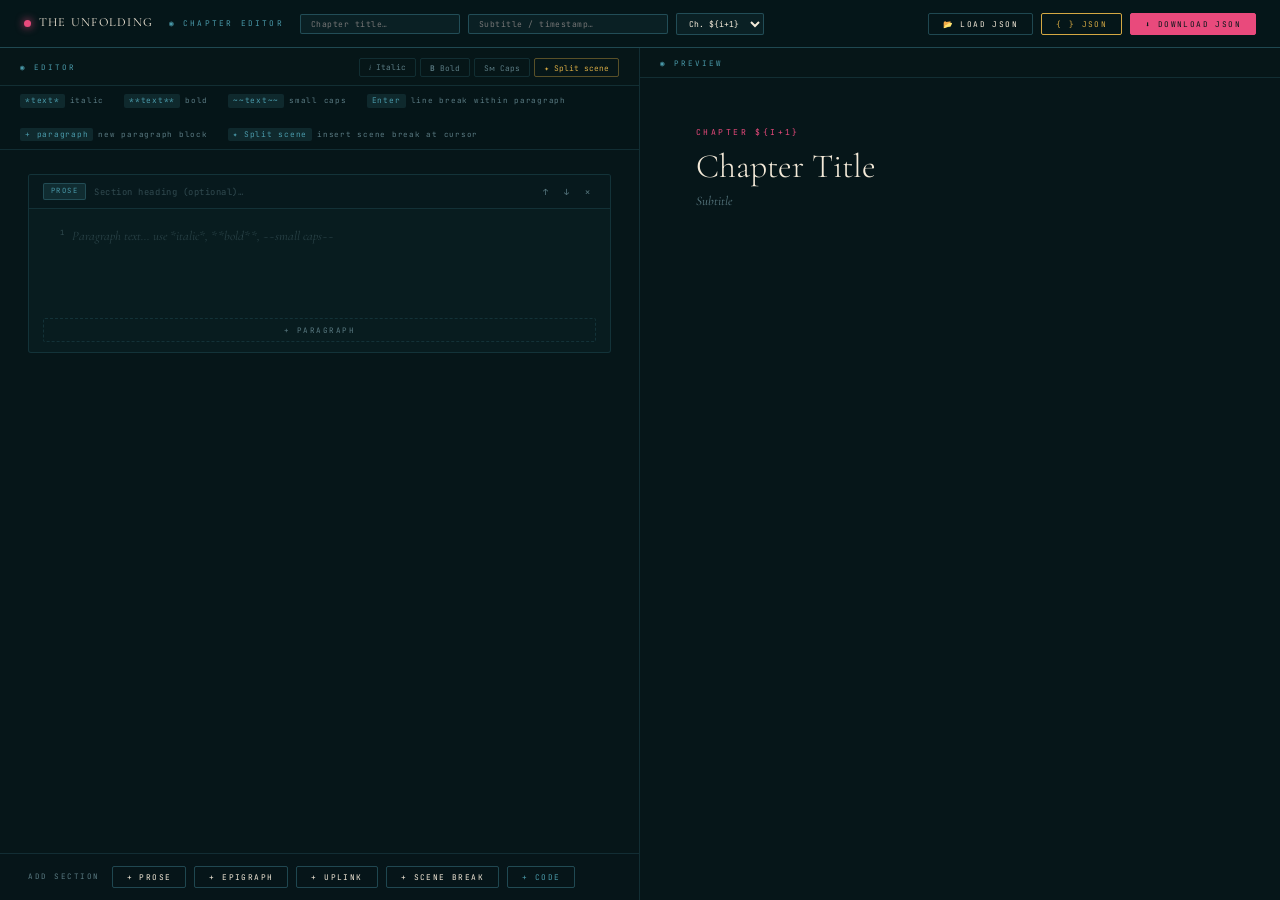
<file: chapter-editor.html>
<!doctype html>
<html lang="en">
<head>
<meta charset="utf-8"/>
<meta name="viewport" content="width=device-width, initial-scale=1"/>
<title>Chapter Editor — The Unfolding</title>
<link rel="preconnect" href="https://fonts.googleapis.com">
<link rel="preconnect" href="https://fonts.gstatic.com" crossorigin>
<link href="https://fonts.googleapis.com/css2?family=Cormorant+Garamond:ital,wght@0,300;0,400;0,500;1,300;1,400;1,500&family=JetBrains+Mono:wght@400;500;700&display=swap" rel="stylesheet">
<style>
*, *::before, *::after { box-sizing: border-box; margin: 0; padding: 0; }

:root {
  --ink:        #061619;
  --ink-2:      #0b2227;
  --ink-3:      #0f2c33;
  --teal:       #2d5b66;
  --teal-soft:  #3b7682;
  --teal-bright:#4a9aaa;
  --rose:       #e94a7c;
  --rose-soft:  #f39bb4;
  --ivory:      #f4ead9;
  --ivory-2:    #e8dcc5;
  --muted:      #5a7a82;
  --amber:      #d4a843;
  --line:       rgba(74,154,170,0.18);
  --line-strong:rgba(74,154,170,0.38);
  --serif: 'Cormorant Garamond', Georgia, serif;
  --mono:  'JetBrains Mono', monospace;
}

html, body {
  background: var(--ink);
  color: var(--ivory);
  font-family: var(--mono);
  font-size: 13px;
  min-height: 100vh;
  line-height: 1.5;
}

/* ── Layout ────────────────────────────────────────── */
.app { display: grid; grid-template-rows: 48px 1fr; height: 100vh; }

/* ── Top bar ───────────────────────────────────────── */
.topbar {
  display: flex; align-items: center; justify-content: space-between;
  padding: 0 24px;
  background: rgba(6,22,25,0.97);
  border-bottom: 1px solid var(--line-strong);
  gap: 16px;
}
.tb-left  { display: flex; align-items: center; gap: 16px; }
.tb-right { display: flex; align-items: center; gap: 8px; }
.tb-logo {
  font-family: var(--serif); font-size: 0.95rem; letter-spacing: 0.1em;
  display: flex; align-items: center; gap: 8px; color: var(--ivory);
}
.tb-logo .dot { width: 7px; height: 7px; border-radius: 50%; background: var(--rose); box-shadow: 0 0 8px var(--rose); }
.tb-title { font-size: 0.6rem; letter-spacing: 0.28em; text-transform: uppercase; color: var(--teal-bright); }

.tb-btn {
  padding: 5px 14px; border: 1px solid var(--line-strong);
  background: transparent; color: var(--ivory);
  font-family: var(--mono); font-size: 0.6rem; letter-spacing: 0.18em; text-transform: uppercase;
  cursor: pointer; border-radius: 2px; transition: all 0.15s;
}
.tb-btn:hover { background: var(--line); }
.tb-btn.primary { background: var(--rose); border-color: var(--rose); color: var(--ink); }
.tb-btn.primary:hover { background: #c72f63; }
.tb-btn.amber { border-color: var(--amber); color: var(--amber); }
.tb-btn.amber:hover { background: rgba(212,168,67,0.12); }

.tb-meta {
  display: flex; align-items: center; gap: 8px;
}
.tb-input {
  background: rgba(74,154,170,0.08); border: 1px solid var(--line-strong);
  color: var(--ivory); font-family: var(--mono); font-size: 0.62rem;
  padding: 4px 10px; border-radius: 2px; width: 160px;
  letter-spacing: 0.06em;
}
.tb-input:focus { outline: none; border-color: var(--rose); }
.tb-select {
  background: rgba(74,154,170,0.08); border: 1px solid var(--line-strong);
  color: var(--ivory); font-family: var(--mono); font-size: 0.62rem;
  padding: 4px 8px; border-radius: 2px; cursor: pointer;
}
.tb-select:focus { outline: none; border-color: var(--rose); }

/* ── Main columns ──────────────────────────────────── */
.columns { display: grid; grid-template-columns: 1fr 1fr; height: 100%; overflow: hidden; }

/* ── Editor pane ───────────────────────────────────── */
.editor-pane {
  display: flex; flex-direction: column;
  border-right: 1px solid var(--line);
  overflow: hidden;
}
.pane-head {
  padding: 10px 20px 8px;
  border-bottom: 1px solid var(--line);
  display: flex; align-items: center; justify-content: space-between;
  background: rgba(6,22,25,0.5); flex-shrink: 0;
}
.pane-label {
  font-size: 0.58rem; letter-spacing: 0.28em; text-transform: uppercase; color: var(--teal-bright);
}
.markup-btns { display: flex; gap: 4px; }
.mk-btn {
  padding: 3px 9px; border: 1px solid var(--line);
  background: transparent; color: var(--muted);
  font-family: var(--mono); font-size: 0.6rem; cursor: pointer;
  border-radius: 2px; transition: all 0.12s;
}
.mk-btn:hover { border-color: var(--ivory); color: var(--ivory); }
.mk-btn.active { border-color: var(--rose); color: var(--rose); background: rgba(233,74,124,0.08); }

.editor-area {
  flex: 1; overflow-y: auto; padding: 24px 28px;
  display: flex; flex-direction: column; gap: 0;
}
.editor-area::-webkit-scrollbar { width: 4px; }
.editor-area::-webkit-scrollbar-track { background: var(--ink); }
.editor-area::-webkit-scrollbar-thumb { background: var(--teal); }

/* ── Section cards ─────────────────────────────────── */
.section-card {
  border: 1px solid var(--line);
  border-radius: 3px;
  margin-bottom: 12px;
  background: rgba(11,34,39,0.5);
  transition: border-color 0.15s;
}
.section-card:focus-within { border-color: var(--teal-soft); }

.sc-head {
  display: flex; align-items: center; gap: 8px;
  padding: 8px 14px;
  border-bottom: 1px solid var(--line);
  background: rgba(6,22,25,0.4);
}
.sc-type-badge {
  font-size: 0.55rem; letter-spacing: 0.2em; text-transform: uppercase;
  padding: 2px 7px; border-radius: 2px; flex-shrink: 0;
}
.badge-prose    { background: rgba(74,154,170,0.15); color: var(--teal-bright); border: 1px solid rgba(74,154,170,0.3); }
.badge-epigraph { background: rgba(233,74,124,0.1);  color: var(--rose-soft);   border: 1px solid rgba(233,74,124,0.25); }
.badge-code     { background: rgba(74,154,170,0.1);   color: var(--teal-bright); border: 1px solid rgba(74,154,170,0.25); }
.badge-uplink   { background: rgba(45,91,102,0.2);   color: #6ecfde;            border: 1px solid rgba(74,154,170,0.3); }
.badge-break    { background: rgba(212,168,67,0.1);  color: var(--amber);       border: 1px solid rgba(212,168,67,0.25); }

.sc-heading-input {
  flex: 1; background: transparent; border: none;
  color: var(--ivory-2); font-family: var(--mono); font-size: 0.68rem;
  letter-spacing: 0.06em;
}
.sc-heading-input:focus { outline: none; }
.sc-heading-input::placeholder { color: var(--muted); opacity: 0.5; }

.sc-actions { display: flex; gap: 4px; margin-left: auto; }
.sc-act {
  padding: 2px 6px; border: none; background: transparent;
  color: var(--muted); font-family: var(--mono); font-size: 0.65rem;
  cursor: pointer; border-radius: 2px; transition: all 0.12s;
}
.sc-act:hover { color: var(--rose); background: rgba(233,74,124,0.08); }

.sc-body { padding: 10px 14px; display: flex; flex-direction: column; gap: 6px; }

/* Scene break card */
.scene-break-card {
  display: flex; align-items: center; justify-content: center;
  gap: 16px; padding: 12px; color: var(--rose); opacity: 0.5;
  font-size: 0.7rem; letter-spacing: 0.1em;
}

/* ── Paragraph rows ────────────────────────────────── */
.para-row {
  display: flex; align-items: flex-start; gap: 8px;
  border: 1px solid transparent; border-radius: 2px;
  transition: border-color 0.12s;
}
.para-row:focus-within { border-color: var(--line-strong); }

.para-num {
  font-size: 0.55rem; color: var(--muted); padding-top: 8px;
  min-width: 20px; text-align: right; flex-shrink: 0; opacity: 0.5;
}
.para-main { flex: 1; min-width: 0; }
.para-textarea {
  width: 100%; background: transparent; border: none; resize: none;
  color: var(--ivory-2); font-family: var(--serif); font-size: 1rem;
  line-height: 1.65; padding: 6px 0; min-height: 52px;
  overflow: hidden;
}
.para-textarea:focus { outline: none; color: var(--ivory); }
.para-textarea::placeholder { color: var(--muted); opacity: 0.4; font-style: italic; }

.para-meta {
  display: flex; align-items: center; gap: 6px;
  padding: 2px 0 6px; opacity: 0;
  transition: opacity 0.15s;
}
.para-row:focus-within .para-meta,
.para-row:hover .para-meta { opacity: 1; }
.speaker-label { font-size: 0.7rem; color: var(--muted); flex-shrink: 0; }
.speaker-select {
  font-family: var(--mono); font-size: 0.65rem; letter-spacing: 0.08em;
  background: var(--ink-2); border: 1px solid var(--line);
  color: var(--ivory-2); padding: 2px 6px; border-radius: 2px;
  cursor: pointer; max-width: 220px;
}
.speaker-select:focus { outline: none; border-color: var(--teal); }
/* Highlight rows that have a speaker set */
.para-row.has-speaker .para-meta { opacity: 1; }
.para-row.has-speaker .speaker-select { border-color: var(--teal-soft); color: var(--teal); }

.para-del {
  padding: 6px 4px; border: none; background: transparent;
  color: var(--muted); font-size: 0.7rem; cursor: pointer;
  opacity: 0; transition: opacity 0.12s, color 0.12s;
  flex-shrink: 0;
}
.para-row:hover .para-del { opacity: 1; }
.para-del:hover { color: var(--rose); }

.add-para-btn {
  width: 100%; padding: 6px; border: 1px dashed var(--line);
  background: transparent; color: var(--muted);
  font-family: var(--mono); font-size: 0.58rem; letter-spacing: 0.2em;
  text-transform: uppercase; cursor: pointer; border-radius: 2px;
  transition: all 0.12s; margin-top: 2px;
}
.add-para-btn:hover { border-color: var(--teal-soft); color: var(--teal-bright); }

/* ── Add section bar ───────────────────────────────── */
.add-section-bar {
  padding: 12px 28px;
  border-top: 1px solid var(--line);
  display: flex; gap: 8px; align-items: center; flex-shrink: 0;
  background: rgba(6,22,25,0.4);
}
.add-section-label { font-size: 0.58rem; letter-spacing: 0.2em; text-transform: uppercase; color: var(--muted); margin-right: 4px; }

/* ── Preview pane ──────────────────────────────────── */
.preview-pane {
  display: flex; flex-direction: column; overflow: hidden;
  background: var(--ink);
}
.preview-scroll { flex: 1; overflow-y: auto; padding: 48px 56px 80px; }
.preview-scroll::-webkit-scrollbar { width: 4px; }
.preview-scroll::-webkit-scrollbar-track { background: var(--ink); }
.preview-scroll::-webkit-scrollbar-thumb { background: var(--teal); }

/* Preview typography — mirrors reader.html */
.pv-eyebrow { font-family: var(--mono); font-size: 0.62rem; letter-spacing: 0.3em; text-transform: uppercase; color: var(--rose); margin-bottom: 10px; }
.pv-title   { font-family: var(--serif); font-size: clamp(1.8rem,3vw,2.6rem); font-weight: 300; color: var(--ivory); margin-bottom: 6px; line-height: 1.1; }
.pv-subtitle{ font-family: var(--serif); font-style: italic; color: var(--muted); font-size: 1rem; margin-bottom: 48px; }

.pv-epigraph { margin: 0 0 48px; padding: 24px 28px; border-top: 1px solid var(--line); border-bottom: 1px solid var(--line); }
.pv-epigraph p { font-family: var(--serif); font-style: italic; font-size: 1.05rem; line-height: 1.8; color: var(--ivory-2); margin-bottom: 0.8em; }
.pv-epigraph p:last-child { margin-bottom: 0; }
.pv-code { margin: 24px 0; padding: 16px 20px; background: rgba(6,22,25,0.7); border: 1px solid rgba(74,154,170,0.25); border-left: 3px solid var(--teal-bright); }
.pv-code p { font-family: var(--mono); font-size: 0.85rem; line-height: 1.7; letter-spacing: 0.06em; color: var(--teal-bright); margin-bottom: 4px; }

.pv-uplink { margin: 48px 0; padding: 18px 24px; border-left: 2px solid var(--teal-soft); background: rgba(45,91,102,0.12); }
.pv-uplink-label { font-family: var(--mono); font-size: 0.58rem; letter-spacing: 0.28em; text-transform: uppercase; color: #6ecfde; margin-bottom: 10px; display: flex; align-items: center; gap: 8px; }
.pv-uplink-label::before { content: '◉'; }
.pv-uplink p { font-family: var(--mono); font-size: 0.78rem; line-height: 1.75; color: #b8d8de; letter-spacing: 0.02em; margin-bottom: 4px; }

.pv-break { display: flex; align-items: center; justify-content: center; gap: 16px; margin: 56px 0; opacity: 0.45; }
.pv-break span { color: var(--rose); font-size: 0.7rem; }

.pv-location { font-family: var(--mono); font-size: 0.58rem; letter-spacing: 0.28em; text-transform: uppercase; color: var(--teal-soft); margin: 40px 0 20px; display: flex; align-items: center; gap: 10px; }
.pv-location::before { content: ''; display: inline-block; width: 20px; height: 1px; background: var(--teal-soft); }
.pv-section-head { font-family: var(--serif); font-weight: 300; color: var(--muted); font-size: 1.05rem; margin: 32px 0 20px; }

.pv-para { font-family: var(--serif); font-size: 1.1rem; line-height: 1.85; color: var(--ivory-2); margin-bottom: 1.5em; }
.pv-para.drop-cap::first-letter { font-size: 3.8em; float: left; line-height: 0.82; padding: 0.1em 0.08em 0 0; color: var(--rose); font-weight: 500; }

/* ── JSON pane ─────────────────────────────────────── */
.json-pane {
  display: none; flex-direction: column; overflow: hidden;
  border-left: 1px solid var(--line);
}
.json-pane.visible { display: flex; }
.json-scroll { flex: 1; overflow-y: auto; padding: 20px; }
.json-code {
  font-family: var(--mono); font-size: 0.72rem; line-height: 1.65;
  color: #b8d8de; white-space: pre-wrap; word-break: break-all;
}

/* ── Toast ─────────────────────────────────────────── */
.toast {
  position: fixed; bottom: 20px; left: 50%; transform: translateX(-50%);
  background: var(--ink-3); border: 1px solid var(--line-strong);
  padding: 8px 18px; border-radius: 2px; font-size: 0.65rem;
  letter-spacing: 0.1em; color: var(--ivory); z-index: 999;
  transition: opacity 0.3s; pointer-events: none;
}
.toast.hidden { opacity: 0; }

/* ── Markup legend ─────────────────────────────────── */
.legend {
  padding: 8px 20px;
  border-bottom: 1px solid var(--line);
  display: flex; gap: 20px; flex-wrap: wrap; flex-shrink: 0;
  background: rgba(6,22,25,0.3);
}
.lg-item { font-size: 0.58rem; letter-spacing: 0.1em; color: var(--muted); display: flex; align-items: center; gap: 5px; }
.lg-key { background: rgba(74,154,170,0.15); color: var(--teal-bright); padding: 1px 5px; border-radius: 2px; font-size: 0.6rem; }
</style>
</head>
<body>

<div class="app">

  <!-- ── TOP BAR ──────────────────────────────────────── -->
  <header class="topbar">
    <div class="tb-left">
      <div class="tb-logo"><span class="dot"></span>THE UNFOLDING</div>
      <span class="tb-title">◉ Chapter Editor</span>
      <div class="tb-meta">
        <input class="tb-input" id="ch-title"    placeholder="Chapter title…" oninput="refreshPreview()"/>
        <input class="tb-input" id="ch-subtitle" placeholder="Subtitle / timestamp…" style="width:200px" oninput="refreshPreview()"/>
        <select class="tb-select" id="ch-number">
          ${Array.from({length:24},(_,i)=>`<option value="${i+1}">Ch. ${i+1}</option>`).join('')}
        </select>
      </div>
    </div>
    <div class="tb-right">
      <button class="tb-btn" onclick="loadJSON()">📂 Load JSON</button>
      <button class="tb-btn amber" onclick="toggleJSON()">{ } JSON</button>
      <button class="tb-btn primary" onclick="downloadJSON()">⬇ Download JSON</button>
      <input type="file" id="file-input" accept=".json" style="display:none" onchange="handleFileLoad(event)"/>
    </div>
  </header>

  <!-- ── COLUMNS ──────────────────────────────────────── -->
  <div class="columns" id="columns">

    <!-- Editor -->
    <div class="editor-pane">
      <div class="pane-head">
        <span class="pane-label">◉ Editor</span>
        <div class="markup-btns">
          <button class="mk-btn" onclick="wrapSelection('*','*')" title="Italic (*text*)">𝑖 Italic</button>
          <button class="mk-btn" onclick="wrapSelection('**','**')" title="Bold (**text**)"><b>B</b> Bold</button>
          <button class="mk-btn" onclick="wrapSelection('~~','~~')" title="Small caps (~~text~~)">Sᴍ Caps</button>
          <button class="mk-btn" id="split-btn" onclick="splitAtSelection()" title="Split scene at cursor/selection" style="border-color:rgba(212,168,67,0.4);color:var(--amber)">✦ Split scene</button>
        </div>
      </div>
      <div class="legend">
        <div class="lg-item"><span class="lg-key">*text*</span> italic</div>
        <div class="lg-item"><span class="lg-key">**text**</span> bold</div>
        <div class="lg-item"><span class="lg-key">~~text~~</span> small caps</div>
        <div class="lg-item"><span class="lg-key">Enter</span> line break within paragraph</div>
        <div class="lg-item"><span class="lg-key">+ paragraph</span> new paragraph block</div>
        <div class="lg-item"><span class="lg-key">✦ Split scene</span> insert scene break at cursor</div>
      </div>
      <div class="editor-area" id="editor-area"></div>
      <div class="add-section-bar">
        <span class="add-section-label">Add section</span>
        <button class="tb-btn" onclick="addSection('prose')">+ Prose</button>
        <button class="tb-btn" onclick="addSection('epigraph')">+ Epigraph</button>
        <button class="tb-btn" onclick="addSection('uplink')">+ Uplink</button>
        <button class="tb-btn" onclick="addSection('scene-break')">+ Scene Break</button>
        <button class="tb-btn" onclick="addSection('code')" style="border-color:rgba(74,154,170,0.4);color:var(--teal-bright)">+ Code</button>
      </div>
    </div>

    <!-- Preview -->
    <div class="preview-pane" id="preview-pane">
      <div class="pane-head">
        <span class="pane-label">◉ Preview</span>
      </div>
      <div class="preview-scroll" id="preview-scroll"></div>
    </div>

    <!-- JSON -->
    <div class="json-pane" id="json-pane">
      <div class="pane-head">
        <span class="pane-label">◉ JSON Output</span>
        <button class="tb-btn" onclick="copyJSON()" style="font-size:0.55rem;padding:3px 10px">Copy</button>
      </div>
      <div class="json-scroll"><pre class="json-code" id="json-output"></pre></div>
    </div>

  </div>
</div>

<div class="toast hidden" id="toast"></div>

<script>
// ── State ──────────────────────────────────────────────
let sections = [];
let lastFocusedTextarea = null;
let _idCounter = 0;
function newId() { return 's' + (++_idCounter); }

// ── Markup parser ──────────────────────────────────────
function parseMarkup(text) {
  if (!text) return '';
  return text
    .replace(/\*\*(.+?)\*\*/g, '<strong>$1</strong>')
    .replace(/~~(.+?)~~/g, '<span style="font-variant:small-caps;letter-spacing:0.06em">$1</span>')
    .replace(/\*(.+?)\*/g,   '<em>$1</em>')
    .replace(/\n\n/g, '<br><br>')
    .replace(/\n/g, '<br>');
}

// ── Section model ──────────────────────────────────────
function makeSection(type) {
  const id = newId();
  if (type === 'scene-break') return { id, type };
  if (type === 'prose')    return { id, type: 'prose',    heading: '', paragraphs: [''] };
  if (type === 'epigraph') return { id, type: 'epigraph', paragraphs: [''] };
  if (type === 'uplink')   return { id, type: 'uplink',   heading: 'UPLINK · ', paragraphs: [''] };
  if (type === 'code')     return { id, type: 'code',     paragraphs: [''] };
  return { id, type, paragraphs: [''] };
}

function addSection(type) {
  sections.push(makeSection(type));
  renderEditor();
  refreshPreview();
  // Scroll editor to bottom
  const ea = document.getElementById('editor-area');
  ea.scrollTop = ea.scrollHeight;
}

function removeSection(id) {
  sections = sections.filter(s => s.id !== id);
  renderEditor();
  refreshPreview();
}

function moveSectionUp(id) {
  const i = sections.findIndex(s => s.id === id);
  if (i > 0) { [sections[i-1], sections[i]] = [sections[i], sections[i-1]]; renderEditor(); refreshPreview(); }
}

function moveSectionDown(id) {
  const i = sections.findIndex(s => s.id === id);
  if (i < sections.length - 1) { [sections[i], sections[i+1]] = [sections[i+1], sections[i]]; renderEditor(); refreshPreview(); }
}

// ── Render editor ──────────────────────────────────────
function renderEditor() {
  const area = document.getElementById('editor-area');
  area.innerHTML = '';
  sections.forEach((sec, si) => renderSection(sec, si, area));
}

function renderSection(sec, si, container) {
  const card = document.createElement('div');
  card.className = 'section-card';
  card.dataset.id = sec.id;

  if (sec.type === 'scene-break') {
    card.innerHTML = `
      <div class="sc-head">
        <span class="sc-type-badge badge-break">Scene Break</span>
        <div class="sc-actions">
          <button class="sc-act" onclick="moveSectionUp('${sec.id}')" title="Move up">↑</button>
          <button class="sc-act" onclick="moveSectionDown('${sec.id}')" title="Move down">↓</button>
          <button class="sc-act" onclick="removeSection('${sec.id}')" title="Remove">✕</button>
        </div>
      </div>
      <div class="scene-break-card">✦ ✦ ✦</div>`;
    container.appendChild(card);
    return;
  }

  const badgeClass = { prose:'badge-prose', epigraph:'badge-epigraph', uplink:'badge-uplink', code:'badge-code' }[sec.type] || 'badge-prose';
  const label = { prose:'Prose', epigraph:'Epigraph', uplink:'Uplink' }[sec.type] || sec.type;
  const hasHeading = sec.type === 'prose' || sec.type === 'uplink';

  card.innerHTML = `
    <div class="sc-head">
      <span class="sc-type-badge ${badgeClass}">${label}</span>
      ${hasHeading ? `<input class="sc-heading-input" placeholder="${sec.type === 'uplink' ? 'UPLINK · heading…' : 'Section heading (optional)…'}"
        value="${escAttr(sec.heading || '')}"
        oninput="updateHeading('${sec.id}', this.value)"/>` : ''}
      <div class="sc-actions">
        <button class="sc-act" onclick="moveSectionUp('${sec.id}')" title="Move up">↑</button>
        <button class="sc-act" onclick="moveSectionDown('${sec.id}')" title="Move down">↓</button>
        <button class="sc-act" onclick="removeSection('${sec.id}')" title="Remove">✕</button>
      </div>
    </div>
    <div class="sc-body" id="sc-body-${sec.id}"></div>`;

  container.appendChild(card);
  const body = card.querySelector(`#sc-body-${sec.id}`);
  sec.paragraphs.forEach((p, pi) => addParaRow(body, sec, pi, p));
  const addBtn = document.createElement('button');
  addBtn.className = 'add-para-btn';
  addBtn.textContent = '+ paragraph';
  addBtn.onclick = () => { sec.paragraphs.push(''); renderEditor(); refreshPreview(); };
  body.appendChild(addBtn);
}

function addParaRow(body, sec, pi, paraItem) {
  const text    = typeof paraItem === 'string' ? paraItem : (paraItem.text || '');
  const speaker = typeof paraItem === 'object' ? (paraItem.speaker || '') : '';

  const row = document.createElement('div');
  row.className = 'para-row';

  // Build speaker options
  const speakerOpts    = buildSpeakerOptions(speaker);
  const innerVoice     = typeof paraItem === 'object' ? (paraItem.inner_voice || '') : '';
  const innerVoiceOpts = buildSpeakerOptions(innerVoice);

  row.innerHTML = `
    <span class="para-num">${pi + 1}</span>
    <div class="para-main">
      <textarea class="para-textarea" rows="2"
        placeholder="Paragraph text… use *italic*, **bold**, ~~small caps~~"
        oninput="updateParaText('${sec.id}', ${pi}, this.value); autoResize(this)"
        onfocus="lastFocusedTextarea = this"
      >${escHtml(text)}</textarea>
      <div class="para-meta">
        <label class="speaker-label" title="Dialogue speaker">🎙</label>
        <select class="speaker-select" onchange="updateParaSpeaker('${sec.id}', ${pi}, this.value)" title="Dialogue speaker">
          ${speakerOpts}
        </select>
        <label class="speaker-label" title="Inner voice (italic thoughts)" style="margin-left:8px">💭</label>
        <select class="speaker-select" onchange="updateParaInnerVoice('${sec.id}', ${pi}, this.value)" title="Inner voice">
          ${innerVoiceOpts}
        </select>
      </div>
    </div>
    <button class="para-del" onclick="deletePara('${sec.id}', ${pi})" title="Delete paragraph">✕</button>`;
  body.appendChild(row);
  if (speaker) row.classList.add('has-speaker');
  const ta = row.querySelector('textarea');
  requestAnimationFrame(() => autoResize(ta));
}

function buildSpeakerOptions(current) {
  const chars = Object.values(wikiDataForEditor || {});
  let opts = `<option value="">— narrator —</option>`;
  chars.forEach(c => {
    if (!c.voice_id) return;
    const sel = current === c.id ? 'selected' : '';
    opts += `<option value="${c.id}" ${sel}>${c.name}</option>`;
  });
  return opts;
}

// Load character data for editor speaker picker
let wikiDataForEditor = {};
let wikiEditorReady   = false;
const wikiEditorPromise = fetch('data/characters.json')
  .then(r => r.json())
  .then(chars => {
    chars.forEach(c => { if (c.id) wikiDataForEditor[c.id] = c; });
    wikiEditorReady = true;
  }).catch(() => { wikiEditorReady = true; });

function autoResize(ta) {
  ta.style.height = 'auto';
  ta.style.height = ta.scrollHeight + 'px';
}

function updateParaText(id, pi, val) {
  const sec = sections.find(s => s.id === id);
  if (!sec) return;
  const current = sec.paragraphs[pi];
  if (typeof current === 'object') current.text = val;
  else sec.paragraphs[pi] = val;
  refreshPreview();
}

function updateParaInnerVoice(id, pi, voiceId) {
  const sec = sections.find(s => s.id === id);
  if (!sec) return;
  const current = sec.paragraphs[pi];
  if (typeof current === 'string') {
    sec.paragraphs[pi] = voiceId ? { text: current, inner_voice: voiceId } : current;
  } else {
    if (voiceId) current.inner_voice = voiceId;
    else delete current.inner_voice;
  }
  const select = document.querySelectorAll(`[onchange="updateParaInnerVoice('${id}', ${pi}, this.value)"]`)[0];
  const row = select?.closest('.para-row');
  if (row) row.classList.toggle('has-speaker', !!(voiceId || (typeof sec.paragraphs[pi] === 'object' && sec.paragraphs[pi].speaker)));
  refreshPreview();
  toast(voiceId ? `Inner voice set` : 'Inner voice cleared');
}

function updateParaSpeaker(id, pi, speakerId) {
  const sec = sections.find(s => s.id === id);
  if (!sec) return;
  const current = sec.paragraphs[pi];
  if (typeof current === 'string') {
    sec.paragraphs[pi] = speakerId ? { text: current, speaker: speakerId } : current;
  } else {
    if (speakerId) current.speaker = speakerId;
    else delete current.speaker;
  }
  // Update has-speaker class
  const select = document.querySelector(`[onchange="updateParaSpeaker('${id}', ${pi}, this.value)"]`);
  const row = select?.closest('.para-row');
  if (row) row.classList.toggle('has-speaker', !!speakerId);
  refreshPreview();
  toast(speakerId ? `Speaker set` : 'Speaker cleared');
}

function deletePara(id, pi) {
  const sec = sections.find(s => s.id === id);
  if (sec && sec.paragraphs.length > 1) {
    sec.paragraphs.splice(pi, 1);
    renderEditor(); refreshPreview();
  }
}

// ── Split scene at selection ───────────────────────────
function splitAtSelection() {
  const ta = lastFocusedTextarea;
  if (!ta) { toast('Click inside a paragraph first'); return; }

  // Find which section and paragraph this textarea belongs to
  const row     = ta.closest('.para-row');
  const card    = ta.closest('.section-card');
  if (!row || !card) { toast('Could not locate paragraph'); return; }

  const secId   = card.dataset.id;
  const sec     = sections.find(s => s.id === secId);
  if (!sec || !sec.paragraphs) { toast('Scene breaks and uplinks cannot be split'); return; }

  // Which paragraph index within this section?
  const rows    = Array.from(card.querySelectorAll('.para-row'));
  const paraIdx = rows.indexOf(row);
  if (paraIdx < 0) { toast('Could not locate paragraph index'); return; }

  // Split point — use selection start (or cursor position)
  const splitAt = ta.selectionStart;
  const full    = ta.value;
  const before  = full.slice(0, splitAt).trimEnd();
  const after   = full.slice(splitAt).trimStart();

  if (!before && !after) { toast('Nothing to split'); return; }

  // Find where this section sits in the sections array
  const secIdx  = sections.findIndex(s => s.id === secId);

  // Build the replacement sections:
  // 1. Current section with paragraphs up to and including before-part of split para
  // 2. A scene-break
  // 3. A new prose section with after-part + remaining paragraphs

  const parasBefore = [
    ...sec.paragraphs.slice(0, paraIdx),
    ...(before ? [before] : [])
  ];
  const parasAfter  = [
    ...(after ? [after] : []),
    ...sec.paragraphs.slice(paraIdx + 1)
  ];

  const secBefore = {
    ...sec,
    id: sec.id,
    paragraphs: parasBefore.length ? parasBefore : ['']
  };

  const sceneBreak = { id: newId(), type: 'scene-break' };

  const secAfter = {
    id:         newId(),
    type:       sec.type,
    heading:    '',   // new section starts fresh — heading can be added manually
    paragraphs: parasAfter.length ? parasAfter : ['']
  };

  // Replace the one section with three
  sections.splice(secIdx, 1, secBefore, sceneBreak, secAfter);

  renderEditor();
  refreshPreview();
  toast('✦ Scene break inserted');
}
function wrapSelection(before, after) {
  const ta = lastFocusedTextarea;
  if (!ta) return;
  const start = ta.selectionStart, end = ta.selectionEnd;
  const sel = ta.value.slice(start, end);
  const wrapped = before + sel + after;
  ta.setRangeText(wrapped, start, end, 'select');
  ta.dispatchEvent(new Event('input'));
  ta.focus();
}

// ── Preview ────────────────────────────────────────────
function refreshPreview() {
  const chNum  = document.getElementById('ch-number').value;
  const title  = document.getElementById('ch-title').value || 'Chapter Title';
  const sub    = document.getElementById('ch-subtitle').value || 'Subtitle';
  let html = `
    <div class="pv-eyebrow">Chapter ${chNum}</div>
    <div class="pv-title">${title}</div>
    <div class="pv-subtitle">${sub}</div>`;

  let firstProse = true;
  sections.forEach(sec => {
    if (sec.type === 'scene-break') {
      html += `<div class="pv-break"><span>✦</span><span>✦</span><span>✦</span></div>`;
    } else if (sec.type === 'epigraph') {
      html += `<div class="pv-epigraph">${sec.paragraphs.map(p => `<p>${parseMarkup(p) || '&nbsp;'}</p>`).join('')}</div>`;
    } else if (sec.type === 'code') {
      html += `<div class="pv-code">${sec.paragraphs.map(p => `<p>${escHtml(p) || '&nbsp;'}</p>`).join('')}</div>`;
    } else if (sec.type === 'uplink') {
      html += `<div class="pv-uplink">
        <div class="pv-uplink-label">${sec.heading || 'UPLINK'}</div>
        ${sec.paragraphs.map(p => `<p>${parseMarkup(p) || '&nbsp;'}</p>`).join('')}
      </div>`;
    } else {
      // prose
      const isLocation = (sec.heading || '').includes('·') || /^[A-Z\s]{4,}$/.test(sec.heading || '');
      if (sec.heading) {
        html += isLocation
          ? `<div class="pv-location">${sec.heading}</div>`
          : `<div class="pv-section-head">${sec.heading}</div>`;
      }
      sec.paragraphs.forEach((p, pi) => {
        const isFirst = firstProse && pi === 0;
        if (isFirst) firstProse = false;
        html += `<p class="pv-para${isFirst ? ' drop-cap' : ''}">${parseMarkup(p) || '&nbsp;'}</p>`;
      });
    }
  });

  document.getElementById('preview-scroll').innerHTML = html;
  updateJSONOutput();
}

// ── JSON ───────────────────────────────────────────────
function buildJSON() {
  return {
    title:    document.getElementById('ch-title').value,
    subtitle: document.getElementById('ch-subtitle').value,
    sections: sections.map(sec => {
      if (sec.type === 'scene-break') return { type: 'scene-break' };
      const out = { type: sec.type === 'prose' ? undefined : sec.type };
      if (sec.type === 'prose' && !out.type) delete out.type;
      if ((sec.type === 'prose' || sec.type === 'uplink') && sec.heading)
        out.heading = sec.heading;
      // Output: plain string if no speaker, {text, speaker} if tagged
      out.paragraphs = sec.paragraphs.map(p => {
        if (typeof p === 'string') return p;
        const obj = {};
        obj.text = p.text;
        if (p.speaker)     obj.speaker     = p.speaker;
        if (p.inner_voice) obj.inner_voice = p.inner_voice;
        if (!obj.speaker && !obj.inner_voice) return obj.text;
        return obj;
      });
      return out;
    }).filter(Boolean)
  };
}

function updateJSONOutput() {
  document.getElementById('json-output').textContent = JSON.stringify(buildJSON(), null, 2);
}

function downloadJSON() {
  const n = document.getElementById('ch-number').value;
  const blob = new Blob([JSON.stringify(buildJSON(), null, 2)], { type: 'application/json' });
  const a = document.createElement('a');
  a.href = URL.createObjectURL(blob);
  a.download = `chapter-${n}.json`;
  a.click();
  toast(`Downloaded chapter-${n}.json`);
}

function copyJSON() {
  navigator.clipboard.writeText(JSON.stringify(buildJSON(), null, 2));
  toast('JSON copied to clipboard');
}

function toggleJSON() {
  const jp = document.getElementById('json-pane');
  const cols = document.getElementById('columns');
  const visible = jp.classList.toggle('visible');
  cols.style.gridTemplateColumns = visible ? '1fr 1fr 1fr' : '1fr 1fr';
}

// ── Load JSON ──────────────────────────────────────────
function loadJSON() {
  document.getElementById('file-input').click();
}

function handleFileLoad(e) {
  const file = e.target.files[0];
  if (!file) return;
  const reader = new FileReader();
  reader.onload = ev => {
    try {
      const data = JSON.parse(ev.target.result);
      document.getElementById('ch-title').value    = data.title    || '';
      document.getElementById('ch-subtitle').value = data.subtitle || '';
      // Detect chapter number from filename
      const match = file.name.match(/chapter-(\d+)/i);
      if (match) document.getElementById('ch-number').value = match[1];

      sections = (data.sections || []).map(sec => {
        const id = newId();
        if (sec.type === 'scene-break') return { id, type: 'scene-break' };
        return {
          id,
          type: sec.type || 'prose',
          heading: sec.heading || '',
          // Preserve paragraph objects (with speaker/inner_voice) or plain strings
          paragraphs: (sec.paragraphs || ['']).map(p =>
            typeof p === 'string' ? p : { ...p }
          )
        };
      });
      // Ensure characters are loaded before rendering dropdowns
      wikiEditorPromise.then(() => {
        renderEditor();
        refreshPreview();
        toast(`Loaded: ${file.name}`);
      });
    } catch(err) {
      toast('Error loading JSON: ' + err.message);
    }
  };
  reader.readAsText(file);
  e.target.value = '';
}

// ── Utilities ──────────────────────────────────────────
function escHtml(str) {
  return (str || '').replace(/&/g,'&amp;').replace(/</g,'&lt;').replace(/>/g,'&gt;');
}
function escAttr(str) {
  return (str || '').replace(/"/g,'&quot;');
}

function toast(msg, ms = 2500) {
  const el = document.getElementById('toast');
  el.textContent = msg;
  el.classList.remove('hidden');
  clearTimeout(el._t);
  el._t = setTimeout(() => el.classList.add('hidden'), ms);
}

// ── Init ───────────────────────────────────────────────
// Start with a blank prose section
addSection('prose');
</script>
</body>
</html>
</file>
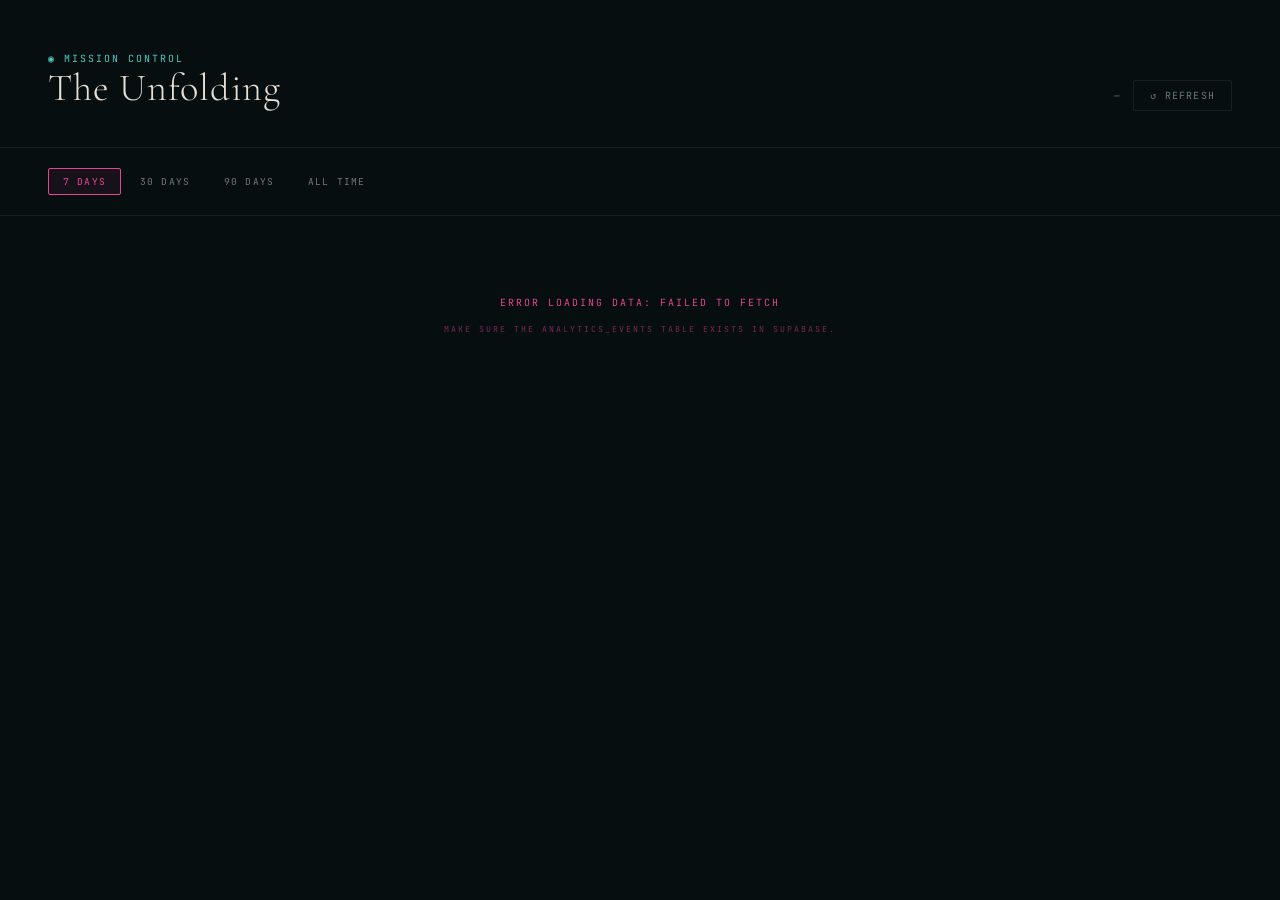
<file: dashboard.html>
<!DOCTYPE html>
<html lang="en">
<head>
<meta charset="UTF-8">
<meta name="viewport" content="width=device-width, initial-scale=1.0">
<title>The Unfolding — Mission Control</title>
<link href="https://fonts.googleapis.com/css2?family=Cormorant+Garamond:ital,wght@0,300;0,400;0,600;1,300;1,400&family=JetBrains+Mono:wght@400;500;600&display=swap" rel="stylesheet">
<style>
  :root {
    --bg:      #060e10;
    --surface: #0b1a1c;
    --border:  rgba(255,255,255,0.07);
    --pink:    #e84393;
    --teal:    #4ecdc4;
    --ivory:   #e8e0d4;
    --muted:   #6a7a78;
    --mono:    'JetBrains Mono', monospace;
    --serif:   'Cormorant Garamond', serif;
  }
  * { box-sizing: border-box; margin: 0; padding: 0; }
  body {
    background: var(--bg);
    color: var(--ivory);
    font-family: var(--mono);
    min-height: 100vh;
    padding: 0 0 80px;
  }

  /* ── Header ── */
  header {
    padding: 48px 48px 36px;
    border-bottom: 1px solid var(--border);
    display: flex;
    align-items: flex-end;
    justify-content: space-between;
    gap: 24px;
    flex-wrap: wrap;
  }
  .header-left h1 {
    font-family: var(--serif);
    font-size: clamp(1.6rem, 3vw, 2.4rem);
    font-weight: 300;
    letter-spacing: 0.02em;
  }
  .header-left .sub {
    font-size: 0.62rem;
    letter-spacing: 0.2em;
    text-transform: uppercase;
    color: var(--teal);
    margin-top: 4px;
  }
  .header-right {
    display: flex;
    align-items: center;
    gap: 12px;
  }
  .refresh-btn {
    background: none;
    border: 1px solid var(--border);
    color: var(--muted);
    font-family: var(--mono);
    font-size: 0.62rem;
    letter-spacing: 0.12em;
    text-transform: uppercase;
    padding: 8px 16px;
    cursor: pointer;
    border-radius: 2px;
    transition: all 0.2s;
  }
  .refresh-btn:hover { color: var(--ivory); border-color: rgba(255,255,255,0.2); }
  .last-updated {
    font-size: 0.58rem;
    color: var(--muted);
    letter-spacing: 0.1em;
  }

  /* ── Range selector ── */
  .range-bar {
    padding: 20px 48px;
    display: flex;
    gap: 4px;
    border-bottom: 1px solid var(--border);
  }
  .range-btn {
    background: none;
    border: 1px solid transparent;
    color: var(--muted);
    font-family: var(--mono);
    font-size: 0.6rem;
    letter-spacing: 0.12em;
    text-transform: uppercase;
    padding: 6px 14px;
    cursor: pointer;
    border-radius: 2px;
    transition: all 0.15s;
  }
  .range-btn:hover { color: var(--ivory); }
  .range-btn.active {
    border-color: var(--pink);
    color: var(--pink);
    background: rgba(232,67,147,0.07);
  }

  /* ── Grid ── */
  .grid {
    padding: 40px 48px;
    display: grid;
    grid-template-columns: repeat(auto-fill, minmax(260px, 1fr));
    gap: 16px;
  }

  /* ── Stat card ── */
  .stat-card {
    background: var(--surface);
    border: 1px solid var(--border);
    border-radius: 4px;
    padding: 24px;
    position: relative;
    overflow: hidden;
    transition: border-color 0.2s;
  }
  .stat-card:hover { border-color: rgba(255,255,255,0.14); }
  .stat-card::before {
    content: '';
    position: absolute;
    top: 0; left: 0; right: 0;
    height: 2px;
    background: var(--accent, var(--teal));
    opacity: 0.7;
  }
  .stat-label {
    font-size: 0.58rem;
    letter-spacing: 0.2em;
    text-transform: uppercase;
    color: var(--muted);
    margin-bottom: 12px;
  }
  .stat-value {
    font-family: var(--serif);
    font-size: clamp(2.4rem, 4vw, 3.2rem);
    font-weight: 300;
    line-height: 1;
    color: var(--ivory);
  }
  .stat-delta {
    font-size: 0.6rem;
    margin-top: 8px;
    color: var(--muted);
    letter-spacing: 0.05em;
  }
  .stat-delta.up   { color: var(--teal); }
  .stat-delta.down { color: var(--pink); }

  /* ── Wide card ── */
  .wide { grid-column: span 2; }
  @media (max-width: 700px) { .wide { grid-column: span 1; } }

  /* ── Section label ── */
  .section-label {
    padding: 32px 48px 0;
    font-size: 0.58rem;
    letter-spacing: 0.25em;
    text-transform: uppercase;
    color: var(--muted);
    display: flex;
    align-items: center;
    gap: 12px;
  }
  .section-label::after {
    content: '';
    flex: 1;
    height: 1px;
    background: var(--border);
  }
  .section-label .dot {
    width: 5px; height: 5px;
    border-radius: 50%;
    background: var(--accent, var(--teal));
    display: inline-block;
  }

  /* ── Chapter funnel ── */
  .funnel-card {
    background: var(--surface);
    border: 1px solid var(--border);
    border-radius: 4px;
    padding: 28px;
    grid-column: span 2;
  }
  @media (max-width: 700px) { .funnel-card { grid-column: span 1; } }
  .funnel-title {
    font-size: 0.58rem;
    letter-spacing: 0.2em;
    text-transform: uppercase;
    color: var(--muted);
    margin-bottom: 24px;
  }
  .chapter-row {
    display: grid;
    grid-template-columns: 90px 1fr 60px;
    align-items: center;
    gap: 12px;
    margin-bottom: 14px;
  }
  .chapter-name {
    font-size: 0.62rem;
    color: var(--muted);
    letter-spacing: 0.05em;
    white-space: nowrap;
    overflow: hidden;
    text-overflow: ellipsis;
  }
  .chapter-bar-wrap {
    height: 6px;
    background: rgba(255,255,255,0.05);
    border-radius: 3px;
    overflow: hidden;
  }
  .chapter-bar {
    height: 100%;
    border-radius: 3px;
    background: linear-gradient(90deg, var(--teal), var(--pink));
    transition: width 0.8s cubic-bezier(0.16,1,0.3,1);
    width: 0%;
  }
  .chapter-count {
    font-size: 0.68rem;
    color: var(--ivory);
    text-align: right;
    font-variant-numeric: tabular-nums;
  }

  /* ── Depth breakdown ── */
  .depth-grid {
    display: grid;
    grid-template-columns: repeat(4, 1fr);
    gap: 12px;
    margin-top: 8px;
  }
  .depth-cell {
    background: rgba(255,255,255,0.03);
    border: 1px solid var(--border);
    border-radius: 3px;
    padding: 14px 12px;
    text-align: center;
  }
  .depth-pct {
    font-size: 0.58rem;
    letter-spacing: 0.15em;
    color: var(--muted);
    margin-bottom: 6px;
  }
  .depth-val {
    font-family: var(--serif);
    font-size: 1.8rem;
    font-weight: 300;
  }

  /* ── Loading / error ── */
  .loading {
    padding: 80px;
    text-align: center;
    font-size: 0.62rem;
    letter-spacing: 0.2em;
    color: var(--muted);
    text-transform: uppercase;
  }
  .pulse { animation: pulse 1.4s ease-in-out infinite; }
  @keyframes pulse { 0%,100%{opacity:0.3} 50%{opacity:1} }
</style>
</head>
<body>

<header>
  <div class="header-left">
    <div class="sub">◉ Mission Control</div>
    <h1>The Unfolding</h1>
  </div>
  <div class="header-right">
    <div class="last-updated" id="last-updated">—</div>
    <button class="refresh-btn" onclick="load()">↺ Refresh</button>
  </div>
</header>

<div class="range-bar">
  <button class="range-btn active" data-days="7" onclick="setRange(7, this)">7 days</button>
  <button class="range-btn" data-days="30" onclick="setRange(30, this)">30 days</button>
  <button class="range-btn" data-days="90" onclick="setRange(90, this)">90 days</button>
  <button class="range-btn" data-days="0" onclick="setRange(0, this)">All time</button>
</div>

<div id="main">
  <div class="loading"><span class="pulse">Loading mission data…</span></div>
</div>

<script>
const SUPA_URL = 'https://sscpikfblqtmcefegrpv.supabase.co';
// Use service role key for dashboard reads — keep this file private/password-protected
// For now uses anon key; update RLS policy to allow reads from your IP or add basic auth
const SUPA_KEY = 'eyJhbGciOiJIUzI1NiIsInR5cCI6IkpXVCJ9.eyJpc3MiOiJzdXBhYmFzZSIsInJlZiI6InNzY3Bpa2ZibHF0bWNlZmVncnB2Iiwicm9sZSI6ImFub24iLCJpYXQiOjE3NzczNzUzMzgsImV4cCI6MjA5Mjk1MTMzOH0.I9qzVnzmiYxwZ6RPLV7KWva8P9L0Q1MHFqgmlmr3g0g';

const CHAPTER_NAMES = {
  1: 'Assembly', 2: 'The Startend', 3: 'Doubt & Certainty',
  4: 'The Grid', 5: 'Two Courses', 6: 'Levers of Command',
  7: 'Scrapper vs. Juggernaut', 8: 'Through the Vurnshaft',
  9: 'The Bris', 10: 'Rebound', 11: 'A New Science',
  12: 'The Walls have Ears', 13: 'Ex Nihilo', 14: 'The Jester',
  15: 'Wings', 16: 'Undercurrents', 17: "It's Raining Below",
  18: 'Song that Silence Mothers', 19: 'Portamus Futurum',
  20: 'At the Edge of Everything', 21: 'Full Reverse',
  22: 'The Bridge', 23: 'The Endstart', 24: 'Next'
};
const CHAPTER_NUMBERS = Object.keys(CHAPTER_NAMES).map(Number);

let rangeDays = 7;

function setRange(days, btn) {
  rangeDays = days;
  document.querySelectorAll('.range-btn').forEach(b => b.classList.remove('active'));
  btn.classList.add('active');
  load();
}

async function query(event, extra = '') {
  const since = rangeDays > 0
    ? `&ts=gte.${new Date(Date.now() - rangeDays * 86400000).toISOString()}`
    : '';
  const url = `${SUPA_URL}/rest/v1/analytics_events?event=eq.${event}${since}${extra}&select=*`;
  const res = await fetch(url, {
    headers: { 'apikey': SUPA_KEY, 'Authorization': `Bearer ${SUPA_KEY}` }
  });
  if (!res.ok) throw new Error(await res.text());
  return res.json();
}

async function load() {
  document.getElementById('main').innerHTML = '<div class="loading"><span class="pulse">Loading…</span></div>';

  try {
    const [
      pageViews, readClicks, buys, discordClicks,
      chapterStarts, depths, narrationPlays, narrationStops, narrationCompletes,
      paywallShown, paywallSigninClick, paywallCheckoutClick, purchaseCompleted, epubDownload
    ] = await Promise.all([
      query('page_view'),
      query('click_read_chapter'),
      query('click_buy'),
      query('click_discord'),
      query('chapter_start'),
      query('chapter_depth'),
      query('narration_play'),
      query('narration_stop'),
      query('narration_complete'),
      query('paywall_shown'),
      query('paywall_signin_click'),
      query('paywall_checkout_click'),
      query('purchase_completed'),
      query('epub_download'),
    ]);

    const indexViews  = pageViews.filter(e => e.page === 'index' || e.page === '').length;
    const readerViews = pageViews.filter(e => e.page === 'reader').length;

    // Buy breakdown
    const buyByDest = {};
    buys.forEach(e => {
      const d = e.meta?.dest || 'unknown';
      buyByDest[d] = (buyByDest[d] || 0) + 1;
    });

    // Chapter starts
    const startsByChapter = {};
    chapterStarts.forEach(e => {
      const ch = e.meta?.chapter || 1;
      startsByChapter[ch] = (startsByChapter[ch] || 0) + 1;
    });

    // Depth milestones per chapter
    const depthData = {};
    depths.forEach(e => {
      const ch = e.meta?.chapter || 1;
      const d  = e.meta?.depth || 0;
      if (!depthData[ch]) depthData[ch] = { 25:0, 50:0, 75:0, 100:0 };
      if (depthData[ch][d] !== undefined) depthData[ch][d]++;
    });

    // Overall depth breakdown (all chapters combined)
    const totalDepth = { 25:0, 50:0, 75:0, 100:0 };
    depths.forEach(e => {
      const d = e.meta?.depth;
      if (totalDepth[d] !== undefined) totalDepth[d]++;
    });

    const maxStarts = Math.max(1, ...Object.values(startsByChapter));
    const readToVisit = indexViews > 0 ? ((readClicks.length / indexViews) * 100).toFixed(1) : '—';
    const buyRate = indexViews > 0 ? ((buys.length / indexViews) * 100).toFixed(1) : '—';
    const narrationRate = readerViews > 0 ? ((narrationPlays.length / readerViews) * 100).toFixed(1) : '—';

    // Narration plays per chapter (still used for narration-starts stat)
    const playsByChapter = {};
    narrationPlays.forEach(e => {
      const ch = e.meta?.chapter || 1;
      playsByChapter[ch] = (playsByChapter[ch] || 0) + 1;
    });

    // Chapter completions: read-to-100% (depth==100) + narration finished
    const readCompletesByChapter = {};
    depths.forEach(e => {
      if (e.meta?.depth !== 100) return;
      const ch = e.meta?.chapter || 1;
      readCompletesByChapter[ch] = (readCompletesByChapter[ch] || 0) + 1;
    });
    const narrCompletesByChapter = {};
    narrationCompletes.forEach(e => {
      const ch = e.meta?.chapter || 1;
      narrCompletesByChapter[ch] = (narrCompletesByChapter[ch] || 0) + 1;
    });
    const totalCompletesByChapter = {};
    CHAPTER_NUMBERS.forEach(ch => {
      totalCompletesByChapter[ch] =
        (readCompletesByChapter[ch] || 0) + (narrCompletesByChapter[ch] || 0);
    });
    const maxCompletes = Math.max(1, ...Object.values(totalCompletesByChapter));

    document.getElementById('last-updated').textContent =
      'Updated ' + new Date().toLocaleTimeString();

    document.getElementById('main').innerHTML = `

      <!-- ── HOMEPAGE ── -->
      <div class="section-label">
        <span class="dot" style="--accent:var(--teal)"></span>
        Homepage
      </div>
      <div class="grid">
        <div class="stat-card" style="--accent:var(--teal)">
          <div class="stat-label">Page views</div>
          <div class="stat-value">${fmt(indexViews)}</div>
          <div class="stat-delta">Index · ${rangeDays || '∞'} days</div>
        </div>
        <div class="stat-card" style="--accent:var(--pink)">
          <div class="stat-label">Read clicks</div>
          <div class="stat-value">${fmt(readClicks.length)}</div>
          <div class="stat-delta ${readToVisit > 10 ? 'up' : ''}">${readToVisit}% of visitors</div>
        </div>
        <div class="stat-card" style="--accent:var(--pink)">
          <div class="stat-label">Buy clicks — total</div>
          <div class="stat-value">${fmt(buys.length)}</div>
          <div class="stat-delta ${buyRate > 2 ? 'up' : ''}">${buyRate}% conversion</div>
        </div>
        <div class="stat-card wide" style="--accent:rgba(232,67,147,0.5)">
          <div class="stat-label">Buy breakdown</div>
          <div class="depth-grid" style="grid-template-columns: repeat(3,1fr)">
            ${['kobo','bol','bookmundo'].map(dest => `
              <div class="depth-cell">
                <div class="depth-pct">${dest}</div>
                <div class="depth-val" style="font-size:1.6rem">${fmt(buyByDest[dest] || 0)}</div>
              </div>`).join('')}
          </div>
        </div>
      </div>

      <!-- ── READER ── -->
      <div class="section-label" style="margin-top:8px">
        <span class="dot" style="--accent:var(--pink)"></span>
        Reader
      </div>
      <div class="grid">
        <div class="stat-card" style="--accent:var(--teal)">
          <div class="stat-label">Reader visits</div>
          <div class="stat-value">${fmt(readerViews)}</div>
          <div class="stat-delta">Unique sessions</div>
        </div>
        <div class="stat-card" style="--accent:var(--pink)">
          <div class="stat-label">Narration starts</div>
          <div class="stat-value">${fmt(narrationPlays.length)}</div>
          <div class="stat-delta ${narrationRate > 20 ? 'up' : ''}">${narrationRate}% of reader visits</div>
        </div>
        <div class="stat-card" style="--accent:var(--teal)">
          <div class="stat-label">Discord clicks</div>
          <div class="stat-value">${fmt(discordClicks.length)}</div>
          <div class="stat-delta">From reader</div>
        </div>

        <!-- Chapter funnel — reads -->
        <div class="funnel-card">
          <div class="funnel-title">Chapter reach — readers who started each chapter</div>
          ${CHAPTER_NUMBERS.map(ch => `
            <div class="chapter-row">
              <div class="chapter-name">Ch ${ch} · ${CHAPTER_NAMES[ch]}</div>
              <div class="chapter-bar-wrap">
                <div class="chapter-bar" style="width:${Math.round(((startsByChapter[ch]||0)/maxStarts)*100)}%"></div>
              </div>
              <div class="chapter-count">${fmt(startsByChapter[ch] || 0)}</div>
            </div>`).join('')}
        </div>

        <!-- Chapter completions — read 100% or narrated to end -->
        <div class="funnel-card">
          <div class="funnel-title">Chapter completions — readers who finished (read to 100% or narrated to end)</div>
          ${CHAPTER_NUMBERS.map(ch => {
            const total = totalCompletesByChapter[ch] || 0;
            const read  = readCompletesByChapter[ch]  || 0;
            const narr  = narrCompletesByChapter[ch]  || 0;
            return `
            <div class="chapter-row">
              <div class="chapter-name">Ch ${ch} · ${CHAPTER_NAMES[ch]}</div>
              <div class="chapter-bar-wrap">
                <div class="chapter-bar" style="width:${Math.round((total/maxCompletes)*100)}%;background:linear-gradient(90deg,var(--teal),var(--pink))"></div>
              </div>
              <div class="chapter-count" style="font-size:0.58rem;color:var(--muted)">
                ${fmt(total)}${total > 0 ? ` · ${fmt(read)} read · ${fmt(narr)} narr` : ''}
              </div>
            </div>`;
          }).join('')}
        </div>

        <!-- Read depth overall -->
        <div class="funnel-card">
          <div class="funnel-title">Read depth — scroll milestones (all chapters)</div>
          <div class="depth-grid">
            ${[25,50,75,100].map(d => `
              <div class="depth-cell">
                <div class="depth-pct">${d}%</div>
                <div class="depth-val">${fmt(totalDepth[d])}</div>
              </div>`).join('')}
          </div>
        </div>
      </div>

      <!-- ── PAYWALL FUNNEL ── -->
      <div class="section-label" style="margin-top:8px">
        <span class="dot" style="--accent:#7fb289"></span>
        Paywall Conversion
      </div>
      <div class="grid">
        ${(() => {
          // Funnel counts
          const fShown      = paywallShown.length;
          const fSignin     = paywallSigninClick.length;
          const fCheckout   = paywallCheckoutClick.length;
          const fPurchased  = purchaseCompleted.length;
          const fEpub       = epubDownload.length;

          // Conversion percentages between adjacent funnel steps
          const pctSigninFromShown    = fShown    > 0 ? ((fSignin    / fShown)    * 100).toFixed(1) : '—';
          const pctCheckoutFromShown  = fShown    > 0 ? ((fCheckout  / fShown)    * 100).toFixed(1) : '—';
          const pctPurchaseFromCheckout = fCheckout > 0 ? ((fPurchased / fCheckout) * 100).toFixed(1) : '—';
          const pctPurchaseFromShown  = fShown    > 0 ? ((fPurchased / fShown)    * 100).toFixed(1) : '—';

          // Breakdown by paywall variant
          const variantCounts = {};
          paywallShown.forEach(e => {
            const v = e.meta?.variant || 'unknown';
            variantCounts[v] = (variantCounts[v] || 0) + 1;
          });

          return `
            <div class="stat-card" style="--accent:#7fb289">
              <div class="stat-label">Paywall shown</div>
              <div class="stat-value">${fmt(fShown)}</div>
              <div class="stat-delta">Unique impressions</div>
            </div>
            <div class="stat-card" style="--accent:#7fb289">
              <div class="stat-label">Sign-in clicks</div>
              <div class="stat-value">${fmt(fSignin)}</div>
              <div class="stat-delta">${pctSigninFromShown}% of shown</div>
            </div>
            <div class="stat-card" style="--accent:#7fb289">
              <div class="stat-label">Checkout clicks</div>
              <div class="stat-value">${fmt(fCheckout)}</div>
              <div class="stat-delta">${pctCheckoutFromShown}% of shown</div>
            </div>
            <div class="stat-card" style="--accent:var(--pink)">
              <div class="stat-label">Purchases</div>
              <div class="stat-value">${fmt(fPurchased)}</div>
              <div class="stat-delta ${pctPurchaseFromShown !== '—' && parseFloat(pctPurchaseFromShown) > 5 ? 'up' : ''}">${pctPurchaseFromShown}% of shown · ${pctPurchaseFromCheckout}% of checkout clicks</div>
            </div>

            <!-- Funnel summary card -->
            <div class="funnel-card">
              <div class="funnel-title">Paywall conversion funnel</div>
              ${[
                { label: 'Paywall shown',    count: fShown,     base: fShown },
                { label: 'Sign-in clicked',  count: fSignin,    base: fShown },
                { label: 'Checkout clicked', count: fCheckout,  base: fShown },
                { label: 'Purchase complete', count: fPurchased, base: fShown },
                { label: 'EPUB downloaded',  count: fEpub,      base: fPurchased },
              ].map(row => {
                const base = Math.max(1, row.base);
                const pct  = Math.round((row.count / base) * 100);
                const pctLabel = base > 0 ? `${pct}%` : '—';
                return `
                  <div class="chapter-row">
                    <div class="chapter-name">${row.label}</div>
                    <div class="chapter-bar-wrap">
                      <div class="chapter-bar" style="width:${Math.min(100, pct)}%;background:linear-gradient(90deg,#7fb289,var(--pink))"></div>
                    </div>
                    <div class="chapter-count">${fmt(row.count)} · <span style="color:var(--muted);font-size:0.58rem;letter-spacing:0.08em">${pctLabel}</span></div>
                  </div>`;
              }).join('')}
            </div>

            <!-- Variant breakdown -->
            <div class="funnel-card">
              <div class="funnel-title">Paywall-shown — by variant</div>
              ${Object.keys(variantCounts).length === 0
                ? `<div style="color:var(--muted);font-size:0.62rem;letter-spacing:0.1em;text-align:center;padding:18px 0">No paywall events yet</div>`
                : Object.entries(variantCounts).sort((a,b) => b[1]-a[1]).map(([variant, count]) => {
                    const max = Math.max(1, ...Object.values(variantCounts));
                    return `
                      <div class="chapter-row">
                        <div class="chapter-name" style="font-family:var(--mono);text-transform:none;letter-spacing:0">${variant}</div>
                        <div class="chapter-bar-wrap">
                          <div class="chapter-bar" style="width:${Math.round((count/max)*100)}%"></div>
                        </div>
                        <div class="chapter-count">${fmt(count)}</div>
                      </div>`;
                  }).join('')}
            </div>
          `;
        })()}
      </div>
    `;

    // Animate bars
    requestAnimationFrame(() => {
      document.querySelectorAll('.chapter-bar').forEach(b => {
        b.style.width = b.style.width; // trigger reflow
      });
    });

  } catch(err) {
    document.getElementById('main').innerHTML = `
      <div class="loading" style="color:#e84393">
        Error loading data: ${err.message}<br><br>
        <small style="opacity:0.5">Make sure the analytics_events table exists in Supabase.</small>
      </div>`;
  }
}

function fmt(n) {
  return Number(n).toLocaleString();
}

load();
</script>
</body>
</html>
</file>
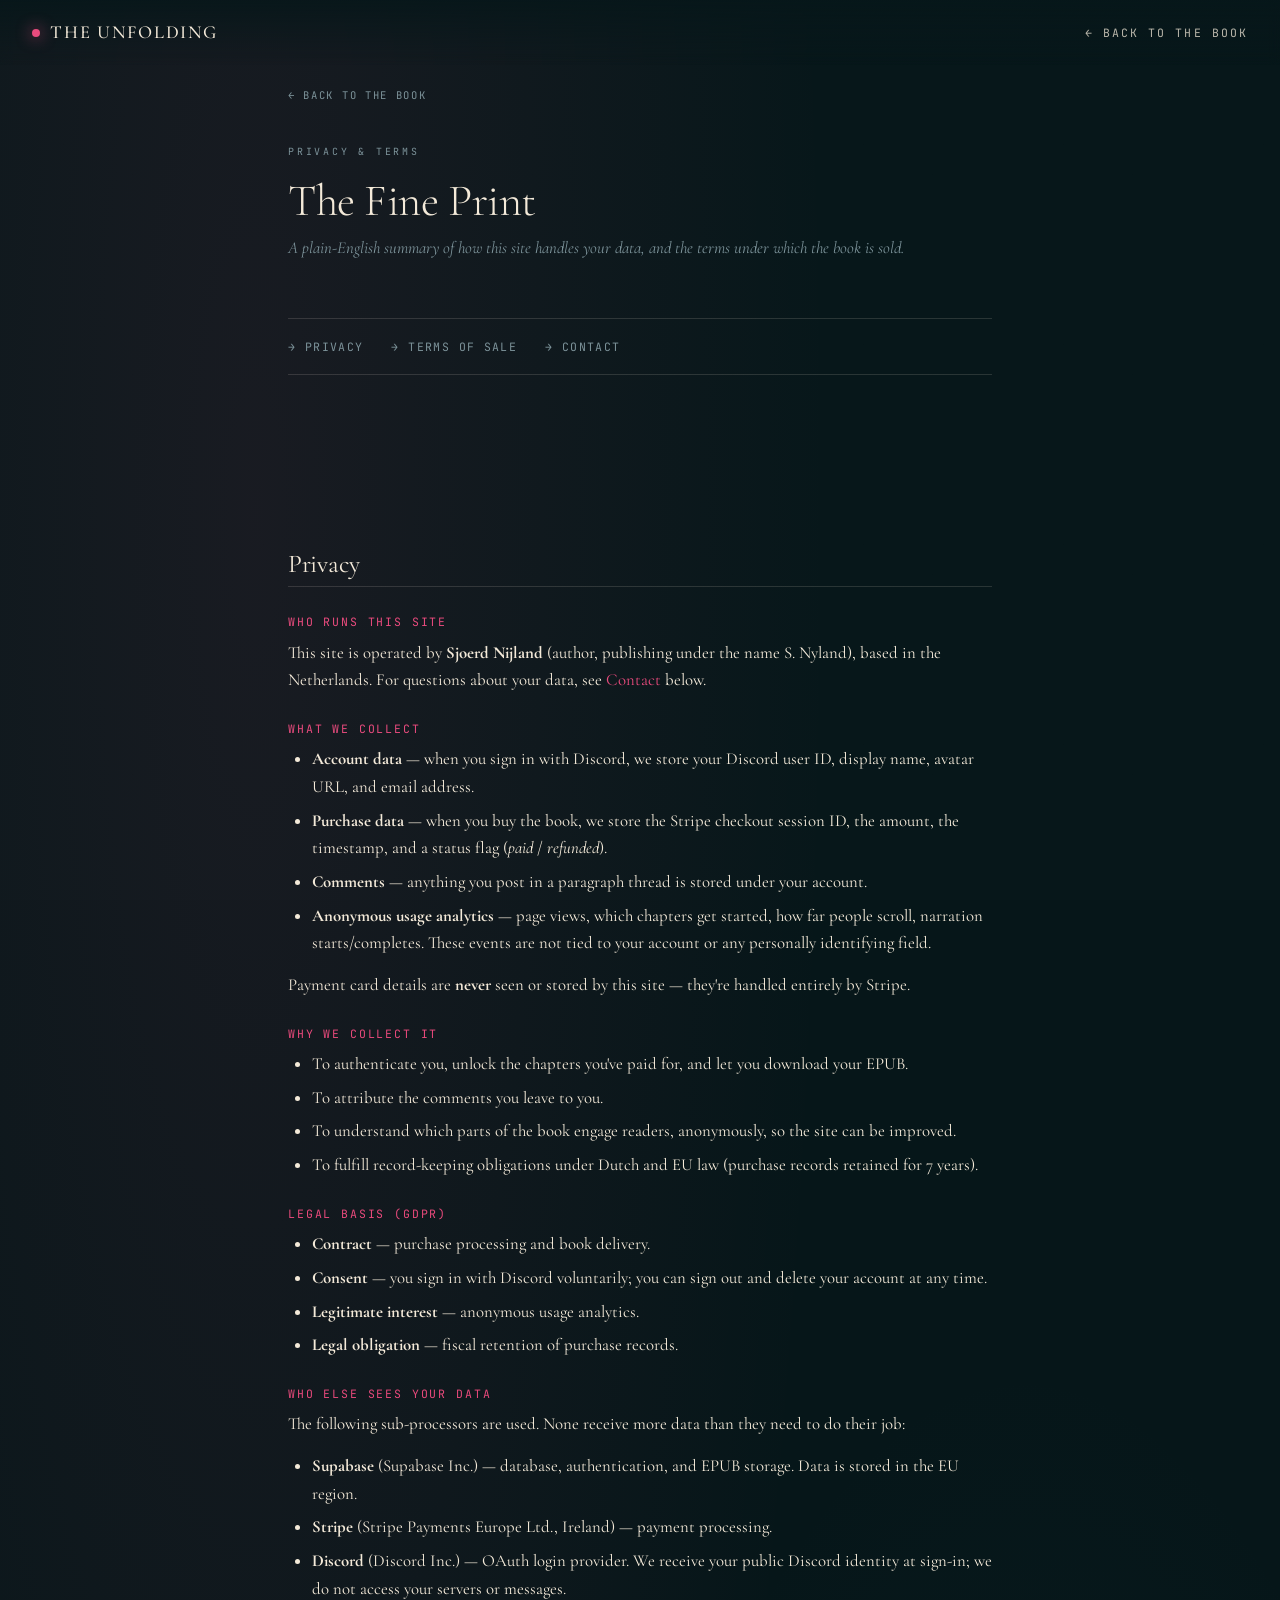
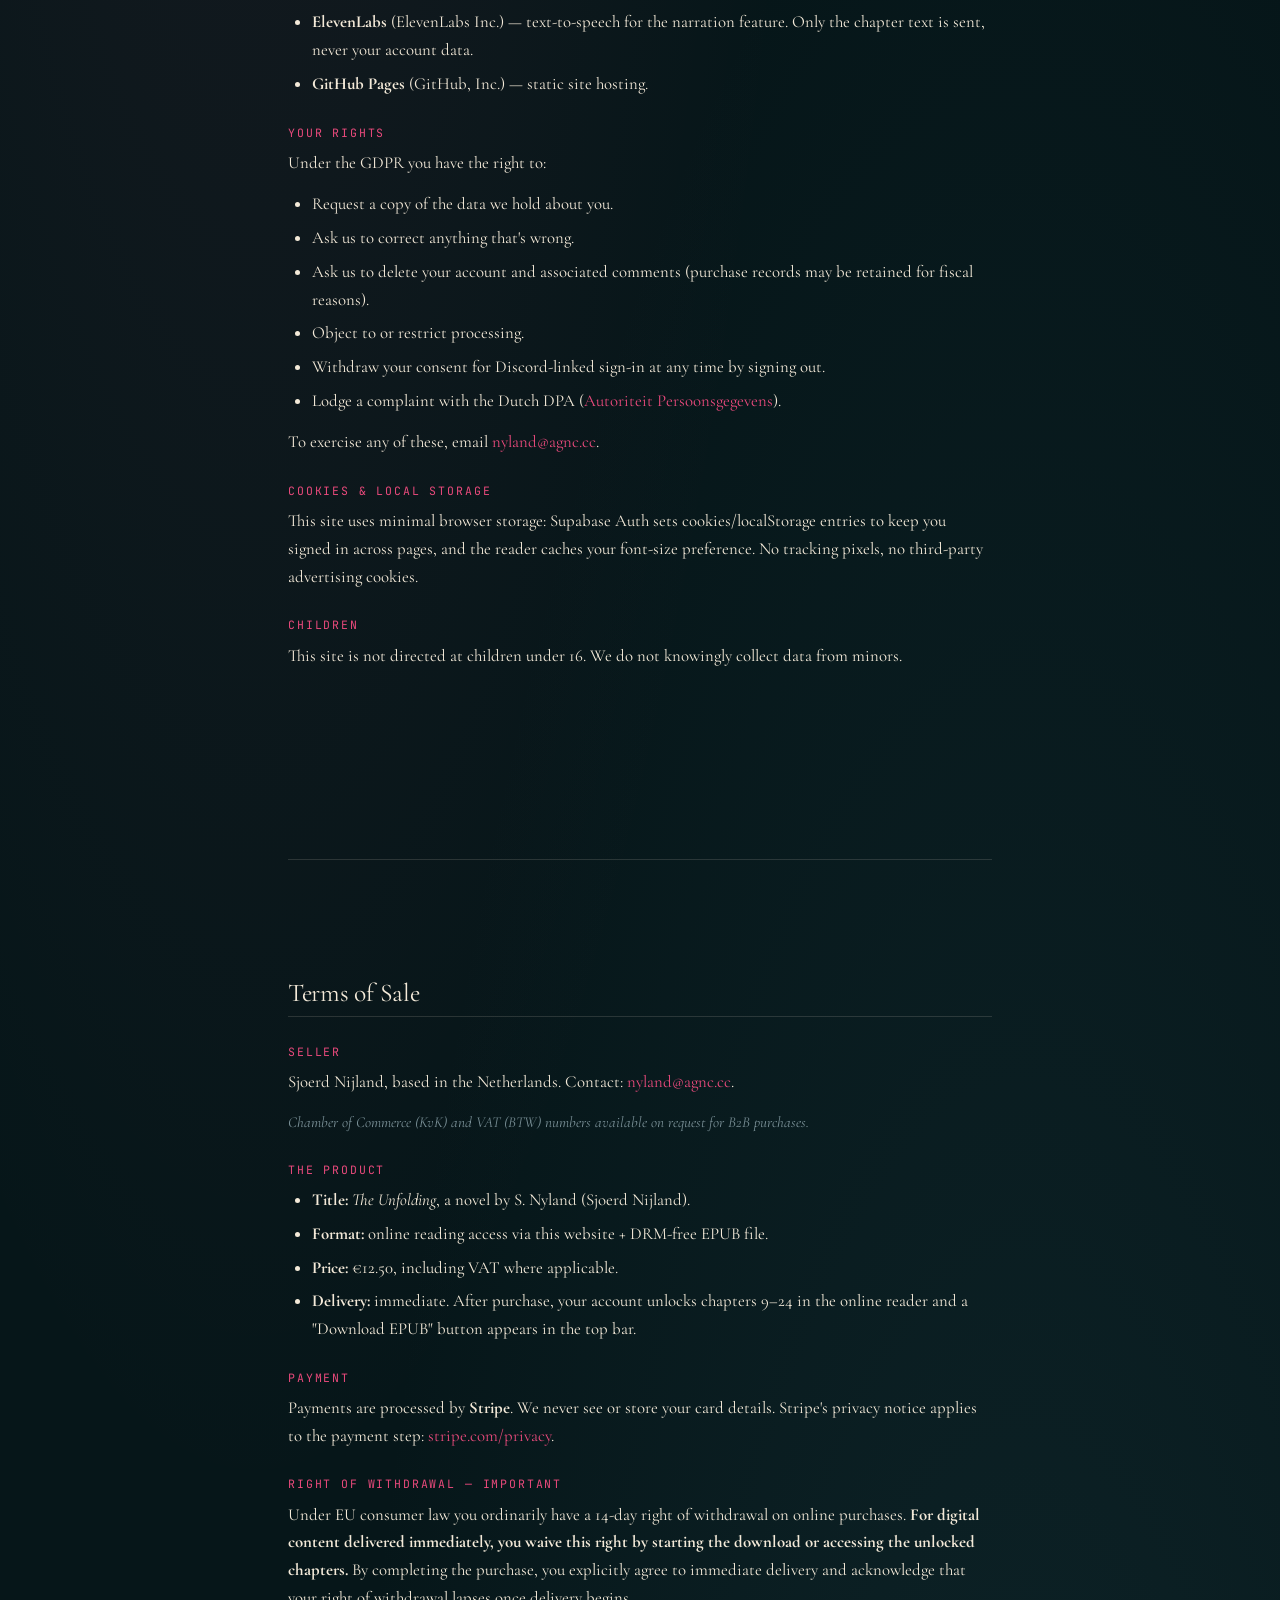
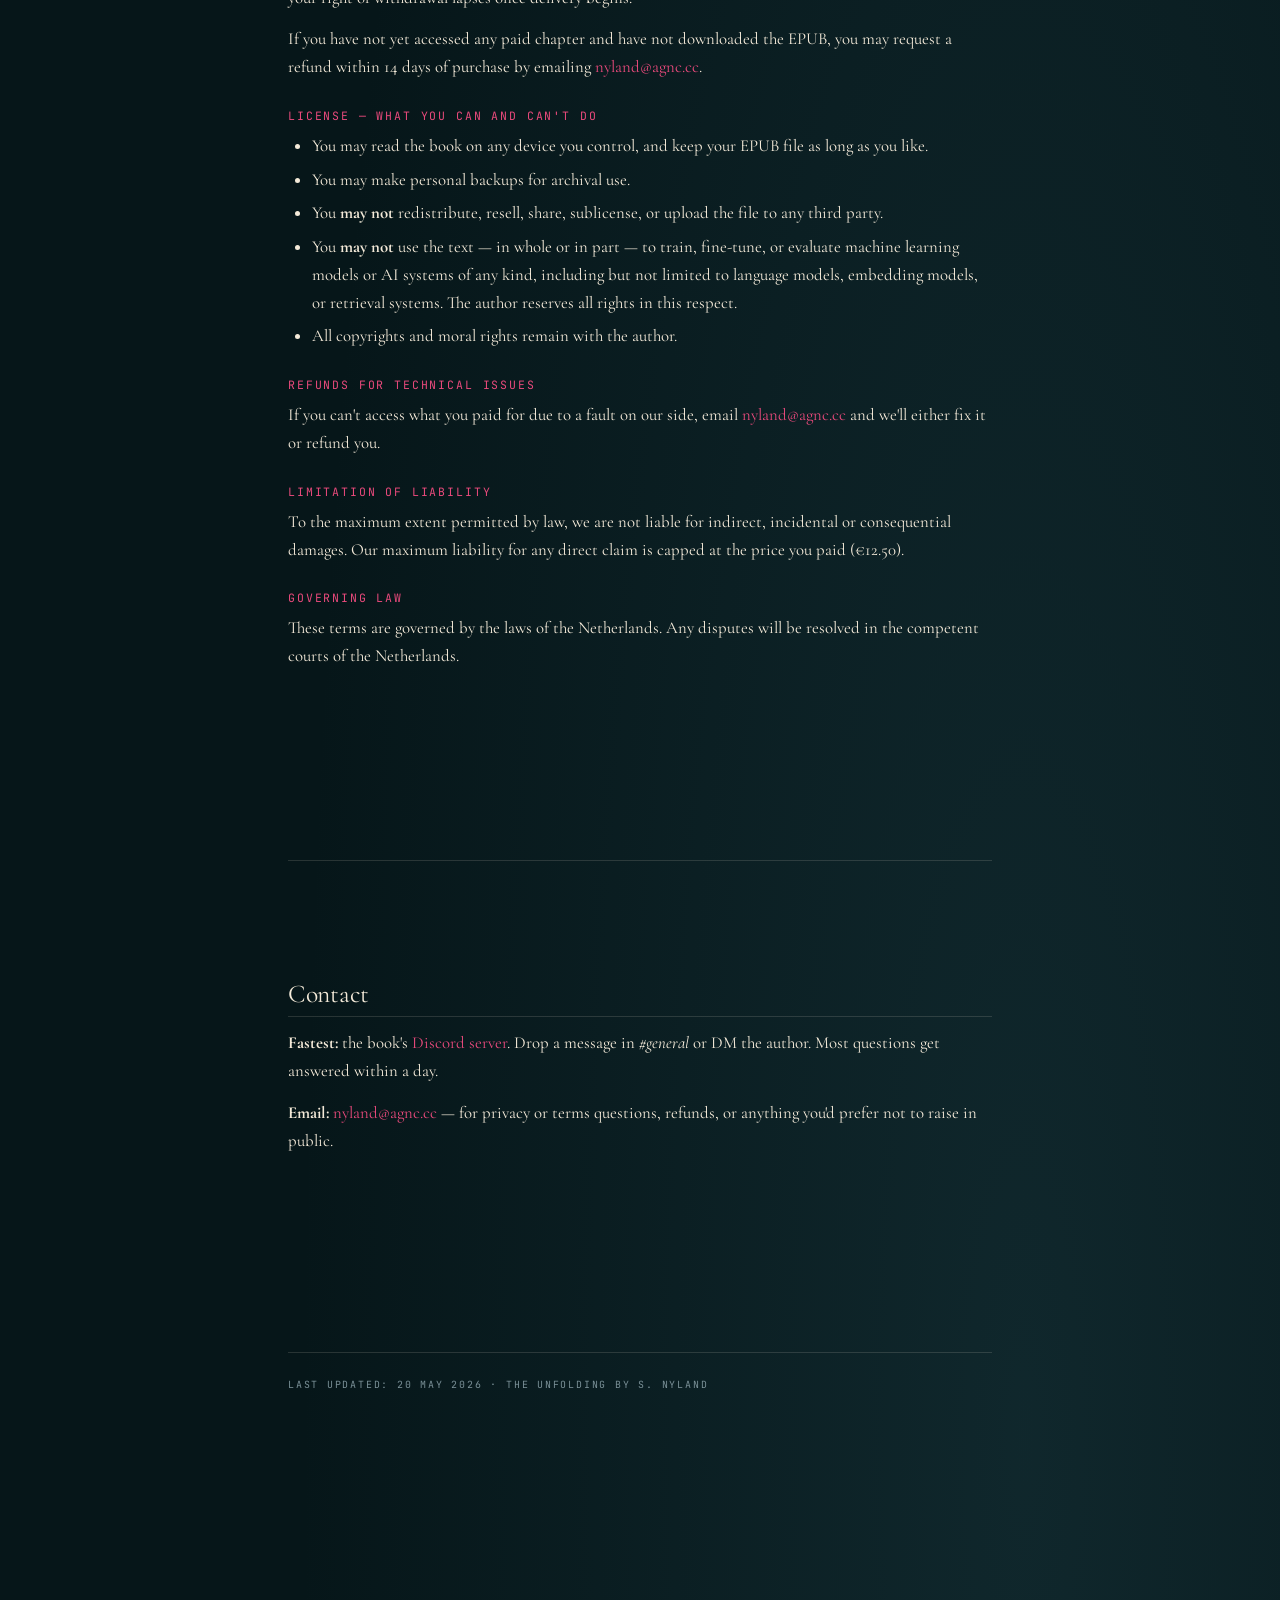
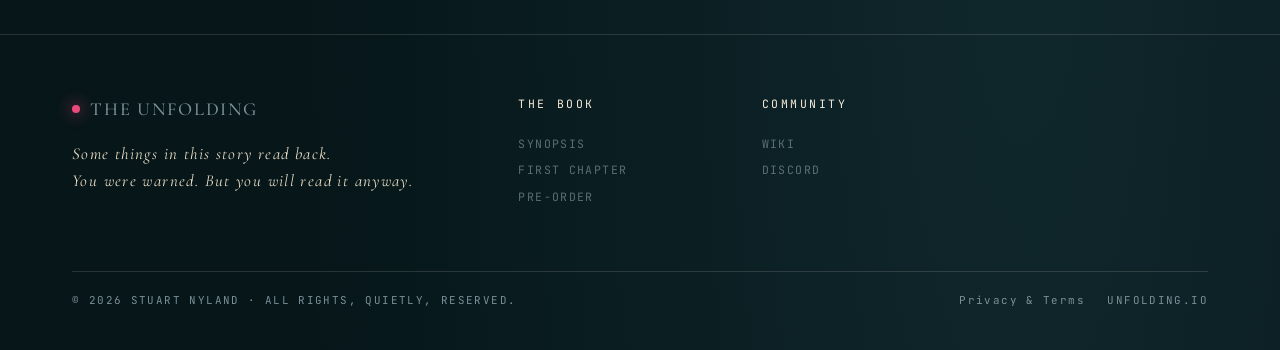
<file: legal.html>
<!doctype html>
<html lang="en">
<head>
<meta charset="utf-8"/>
<meta name="viewport" content="width=device-width, initial-scale=1"/>
<title>Legal — The Unfolding</title>
<meta name="description" content="Privacy policy and terms of sale for The Unfolding by S. Nyland."/>
<link rel="icon" href="favicon.ico" sizes="any"/>
<link rel="icon" href="favicon.svg" type="image/svg+xml"/>
<link rel="apple-touch-icon" href="favicon-180.png"/>
<link rel="preconnect" href="https://fonts.googleapis.com">
<link rel="preconnect" href="https://fonts.gstatic.com" crossorigin>
<link href="https://fonts.googleapis.com/css2?family=Cormorant+Garamond:ital,wght@0,300;0,400;0,500;0,600;1,300;1,400;1,500&family=Inter:wght@300;400;500;600&family=JetBrains+Mono:wght@400;500&display=swap" rel="stylesheet">
<link rel="stylesheet" href="css/styles.css"/>
<style>
  .legal-wrap {
    max-width: 760px;
    margin: 0 auto;
    padding: 80px 28px 120px;
    font-family: var(--serif);
    color: var(--ivory);
    line-height: 1.65;
    font-size: 1.05rem;
  }
  .legal-eyebrow {
    font-family: var(--mono);
    font-size: 0.62rem;
    letter-spacing: 0.28em;
    text-transform: uppercase;
    color: var(--muted);
    margin-bottom: 16px;
  }
  .legal-title {
    font-family: var(--serif);
    font-weight: 300;
    font-size: clamp(2rem, 4vw, 2.8rem);
    line-height: 1.1;
    color: var(--ivory);
    margin: 0 0 8px;
  }
  .legal-subtitle {
    font-family: var(--serif);
    font-style: italic;
    color: var(--muted);
    font-size: 1.05rem;
    margin: 0 0 56px;
  }
  .legal-toc {
    border-top: 1px solid var(--line);
    border-bottom: 1px solid var(--line);
    padding: 18px 0;
    margin-bottom: 56px;
    display: flex;
    flex-wrap: wrap;
    gap: 8px 28px;
    font-family: var(--mono);
    font-size: 0.72rem;
    letter-spacing: 0.12em;
    text-transform: uppercase;
  }
  .legal-toc a {
    color: var(--muted);
    text-decoration: none;
    transition: color 0.2s;
  }
  .legal-toc a:hover { color: var(--rose); }
  .legal-section { margin-bottom: 56px; }
  .legal-section h2 {
    font-family: var(--serif);
    font-weight: 400;
    font-size: 1.6rem;
    color: var(--ivory);
    margin: 0 0 12px;
    padding-bottom: 10px;
    border-bottom: 1px solid var(--line);
  }
  .legal-section h3 {
    font-family: var(--mono);
    font-size: 0.72rem;
    letter-spacing: 0.16em;
    text-transform: uppercase;
    color: var(--rose);
    margin: 28px 0 10px;
  }
  .legal-section p { margin: 0 0 14px; }
  .legal-section ul { padding-left: 24px; margin: 0 0 14px; }
  .legal-section li { margin-bottom: 6px; }
  .legal-section a { color: var(--rose); }
  .legal-meta {
    font-family: var(--mono);
    font-size: 0.62rem;
    letter-spacing: 0.18em;
    text-transform: uppercase;
    color: var(--muted);
    margin-top: 64px;
    padding-top: 24px;
    border-top: 1px solid var(--line);
  }
  .legal-back {
    display: inline-flex;
    gap: 8px;
    align-items: center;
    font-family: var(--mono);
    font-size: 0.66rem;
    letter-spacing: 0.16em;
    text-transform: uppercase;
    color: var(--muted);
    text-decoration: none;
    margin-bottom: 40px;
    transition: color 0.2s;
  }
  .legal-back:hover { color: var(--ivory); }
</style>
</head>
<body class="grain">

<nav class="nav" id="nav">
  <a href="index.html" class="nav-logo">
    <span class="dot"></span>
    <span>THE UNFOLDING</span>
  </a>
  <div class="nav-links">
    <a href="index.html" class="nav-back-link">
      <span class="nav-back-arrow">←</span> Back to the book
    </a>
  </div>
</nav>

<div class="legal-wrap">
  <a href="index.html" class="legal-back">← Back to the book</a>

  <div class="legal-eyebrow">Privacy &amp; Terms</div>
  <h1 class="legal-title">The Fine Print</h1>
  <p class="legal-subtitle">A plain-English summary of how this site handles your data, and the terms under which the book is sold.</p>

  <div class="legal-toc">
    <a href="#privacy">→ Privacy</a>
    <a href="#terms">→ Terms of Sale</a>
    <a href="#contact">→ Contact</a>
  </div>

  <!-- ── PRIVACY ───────────────────────────────────────── -->
  <section class="legal-section" id="privacy">
    <h2>Privacy</h2>

    <h3>Who runs this site</h3>
    <p>This site is operated by <strong>Sjoerd Nijland</strong> (author, publishing under the name S. Nyland), based in the Netherlands. For questions about your data, see <a href="#contact">Contact</a> below.</p>

    <h3>What we collect</h3>
    <ul>
      <li><strong>Account data</strong> — when you sign in with Discord, we store your Discord user ID, display name, avatar URL, and email address.</li>
      <li><strong>Purchase data</strong> — when you buy the book, we store the Stripe checkout session ID, the amount, the timestamp, and a status flag (<em>paid</em> / <em>refunded</em>).</li>
      <li><strong>Comments</strong> — anything you post in a paragraph thread is stored under your account.</li>
      <li><strong>Anonymous usage analytics</strong> — page views, which chapters get started, how far people scroll, narration starts/completes. These events are not tied to your account or any personally identifying field.</li>
    </ul>
    <p>Payment card details are <strong>never</strong> seen or stored by this site — they're handled entirely by Stripe.</p>

    <h3>Why we collect it</h3>
    <ul>
      <li>To authenticate you, unlock the chapters you've paid for, and let you download your EPUB.</li>
      <li>To attribute the comments you leave to you.</li>
      <li>To understand which parts of the book engage readers, anonymously, so the site can be improved.</li>
      <li>To fulfill record-keeping obligations under Dutch and EU law (purchase records retained for 7 years).</li>
    </ul>

    <h3>Legal basis (GDPR)</h3>
    <ul>
      <li><strong>Contract</strong> — purchase processing and book delivery.</li>
      <li><strong>Consent</strong> — you sign in with Discord voluntarily; you can sign out and delete your account at any time.</li>
      <li><strong>Legitimate interest</strong> — anonymous usage analytics.</li>
      <li><strong>Legal obligation</strong> — fiscal retention of purchase records.</li>
    </ul>

    <h3>Who else sees your data</h3>
    <p>The following sub-processors are used. None receive more data than they need to do their job:</p>
    <ul>
      <li><strong>Supabase</strong> (Supabase Inc.) — database, authentication, and EPUB storage. Data is stored in the EU region.</li>
      <li><strong>Stripe</strong> (Stripe Payments Europe Ltd., Ireland) — payment processing.</li>
      <li><strong>Discord</strong> (Discord Inc.) — OAuth login provider. We receive your public Discord identity at sign-in; we do not access your servers or messages.</li>
      <li><strong>ElevenLabs</strong> (ElevenLabs Inc.) — text-to-speech for the narration feature. Only the chapter text is sent, never your account data.</li>
      <li><strong>GitHub Pages</strong> (GitHub, Inc.) — static site hosting.</li>
    </ul>

    <h3>Your rights</h3>
    <p>Under the GDPR you have the right to:</p>
    <ul>
      <li>Request a copy of the data we hold about you.</li>
      <li>Ask us to correct anything that's wrong.</li>
      <li>Ask us to delete your account and associated comments (purchase records may be retained for fiscal reasons).</li>
      <li>Object to or restrict processing.</li>
      <li>Withdraw your consent for Discord-linked sign-in at any time by signing out.</li>
      <li>Lodge a complaint with the Dutch DPA (<a href="https://autoriteitpersoonsgegevens.nl/" target="_blank" rel="noopener">Autoriteit Persoonsgegevens</a>).</li>
    </ul>
    <p>To exercise any of these, email <a href="mailto:nyland@agnc.cc">nyland@agnc.cc</a>.</p>

    <h3>Cookies &amp; local storage</h3>
    <p>This site uses minimal browser storage: Supabase Auth sets cookies/localStorage entries to keep you signed in across pages, and the reader caches your font-size preference. No tracking pixels, no third-party advertising cookies.</p>

    <h3>Children</h3>
    <p>This site is not directed at children under 16. We do not knowingly collect data from minors.</p>
  </section>

  <!-- ── TERMS ─────────────────────────────────────────── -->
  <section class="legal-section" id="terms">
    <h2>Terms of Sale</h2>

    <h3>Seller</h3>
    <p>Sjoerd Nijland, based in the Netherlands. Contact: <a href="mailto:nyland@agnc.cc">nyland@agnc.cc</a>.</p>
    <p style="color:var(--muted); font-style: italic; font-size: 0.95rem">Chamber of Commerce (KvK) and VAT (BTW) numbers available on request for B2B purchases.</p>

    <h3>The product</h3>
    <ul>
      <li><strong>Title:</strong> <em>The Unfolding</em>, a novel by S. Nyland (Sjoerd Nijland).</li>
      <li><strong>Format:</strong> online reading access via this website + DRM-free EPUB file.</li>
      <li><strong>Price:</strong> €12.50, including VAT where applicable.</li>
      <li><strong>Delivery:</strong> immediate. After purchase, your account unlocks chapters 9–24 in the online reader and a "Download EPUB" button appears in the top bar.</li>
    </ul>

    <h3>Payment</h3>
    <p>Payments are processed by <strong>Stripe</strong>. We never see or store your card details. Stripe's privacy notice applies to the payment step: <a href="https://stripe.com/privacy" target="_blank" rel="noopener">stripe.com/privacy</a>.</p>

    <h3>Right of withdrawal — important</h3>
    <p>Under EU consumer law you ordinarily have a 14-day right of withdrawal on online purchases. <strong>For digital content delivered immediately, you waive this right by starting the download or accessing the unlocked chapters.</strong> By completing the purchase, you explicitly agree to immediate delivery and acknowledge that your right of withdrawal lapses once delivery begins.</p>
    <p>If you have not yet accessed any paid chapter and have not downloaded the EPUB, you may request a refund within 14 days of purchase by emailing <a href="mailto:nyland@agnc.cc">nyland@agnc.cc</a>.</p>

    <h3>License — what you can and can't do</h3>
    <ul>
      <li>You may read the book on any device you control, and keep your EPUB file as long as you like.</li>
      <li>You may make personal backups for archival use.</li>
      <li>You <strong>may not</strong> redistribute, resell, share, sublicense, or upload the file to any third party.</li>
      <li>You <strong>may not</strong> use the text — in whole or in part — to train, fine-tune, or evaluate machine learning models or AI systems of any kind, including but not limited to language models, embedding models, or retrieval systems. The author reserves all rights in this respect.</li>
      <li>All copyrights and moral rights remain with the author.</li>
    </ul>

    <h3>Refunds for technical issues</h3>
    <p>If you can't access what you paid for due to a fault on our side, email <a href="mailto:nyland@agnc.cc">nyland@agnc.cc</a> and we'll either fix it or refund you.</p>

    <h3>Limitation of liability</h3>
    <p>To the maximum extent permitted by law, we are not liable for indirect, incidental or consequential damages. Our maximum liability for any direct claim is capped at the price you paid (€12.50).</p>

    <h3>Governing law</h3>
    <p>These terms are governed by the laws of the Netherlands. Any disputes will be resolved in the competent courts of the Netherlands.</p>
  </section>

  <!-- ── CONTACT ───────────────────────────────────────── -->
  <section class="legal-section" id="contact">
    <h2>Contact</h2>
    <p><strong>Fastest:</strong> the book's <a href="https://discord.gg/MWejqk8a" target="_blank" rel="noopener">Discord server</a>. Drop a message in <em>#general</em> or DM the author. Most questions get answered within a day.</p>
    <p><strong>Email:</strong> <a href="mailto:nyland@agnc.cc">nyland@agnc.cc</a> — for privacy or terms questions, refunds, or anything you'd prefer not to raise in public.</p>
  </section>

  <div class="legal-meta">
    Last updated: 20 May 2026 &middot; The Unfolding by S. Nyland
  </div>
</div>

<div id="site-footer"></div>
<script src="js/footer.js"></script>

</body>
</html>
</file>
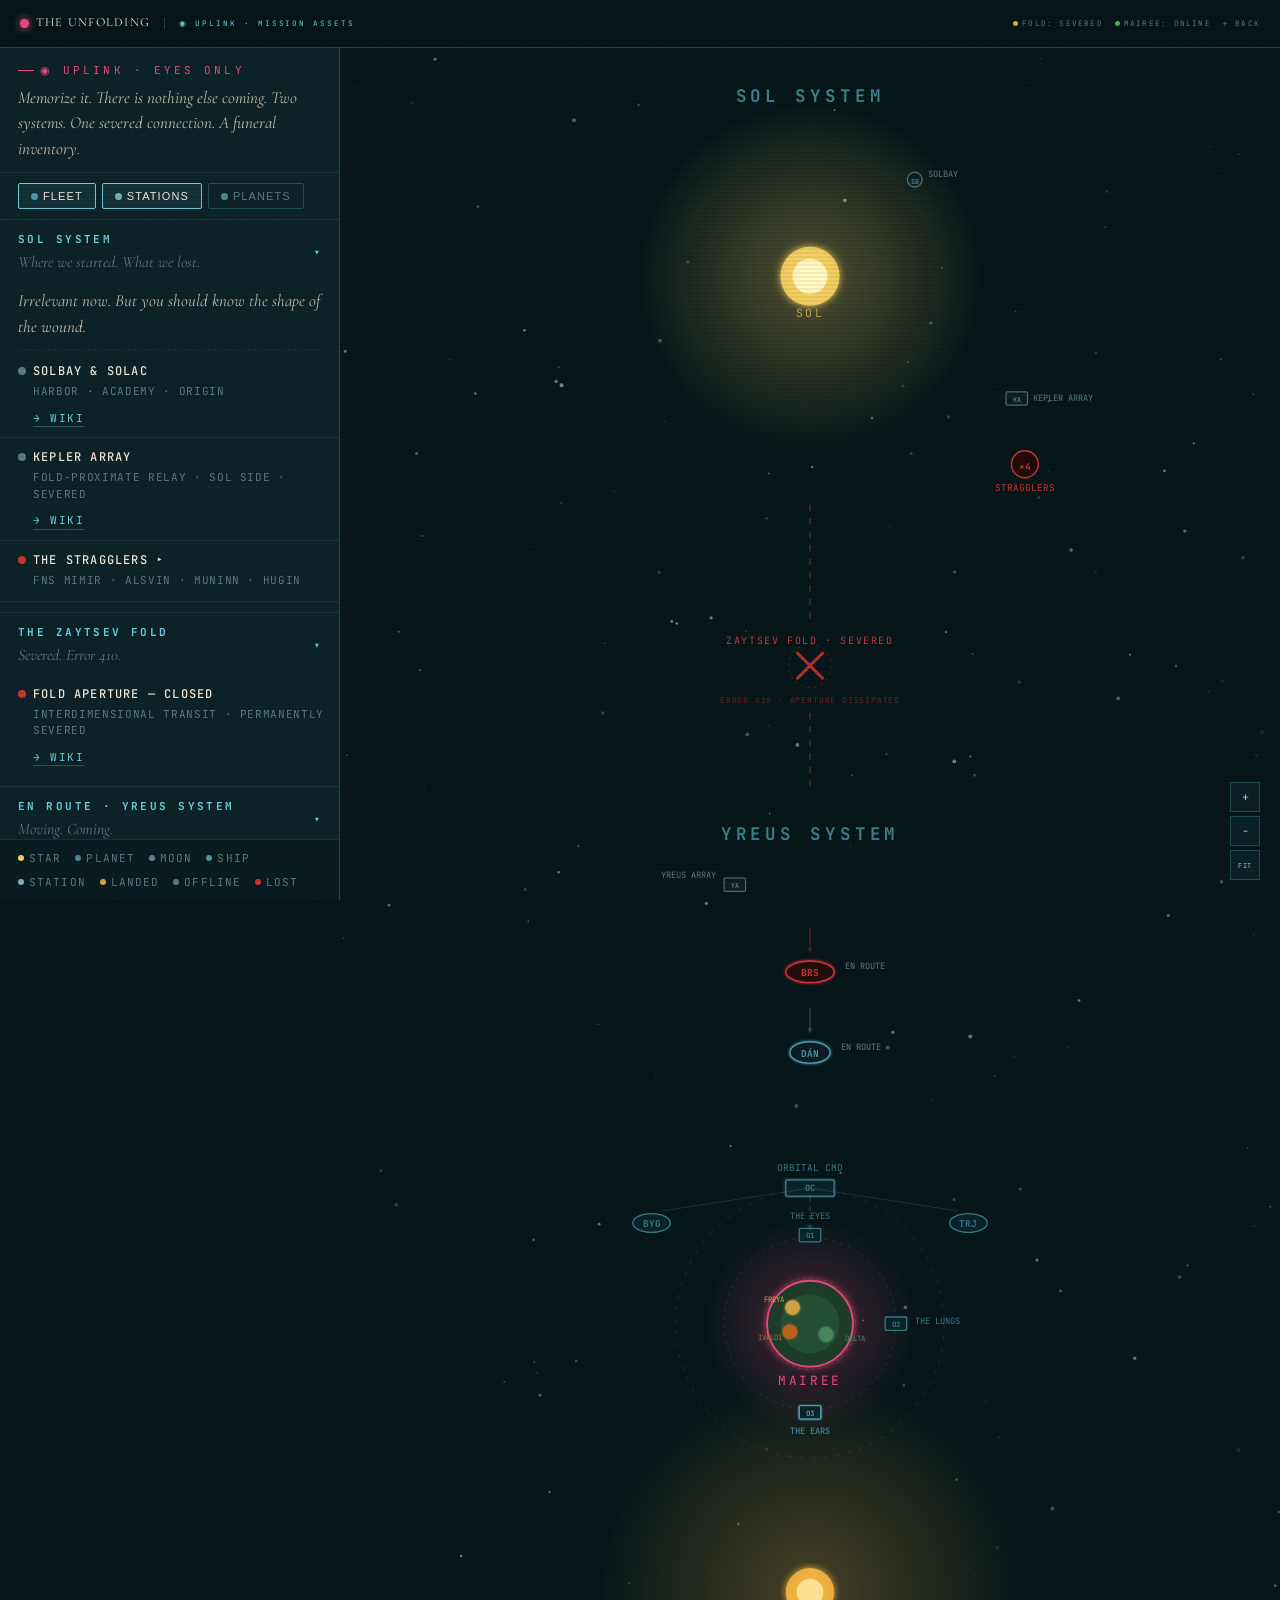
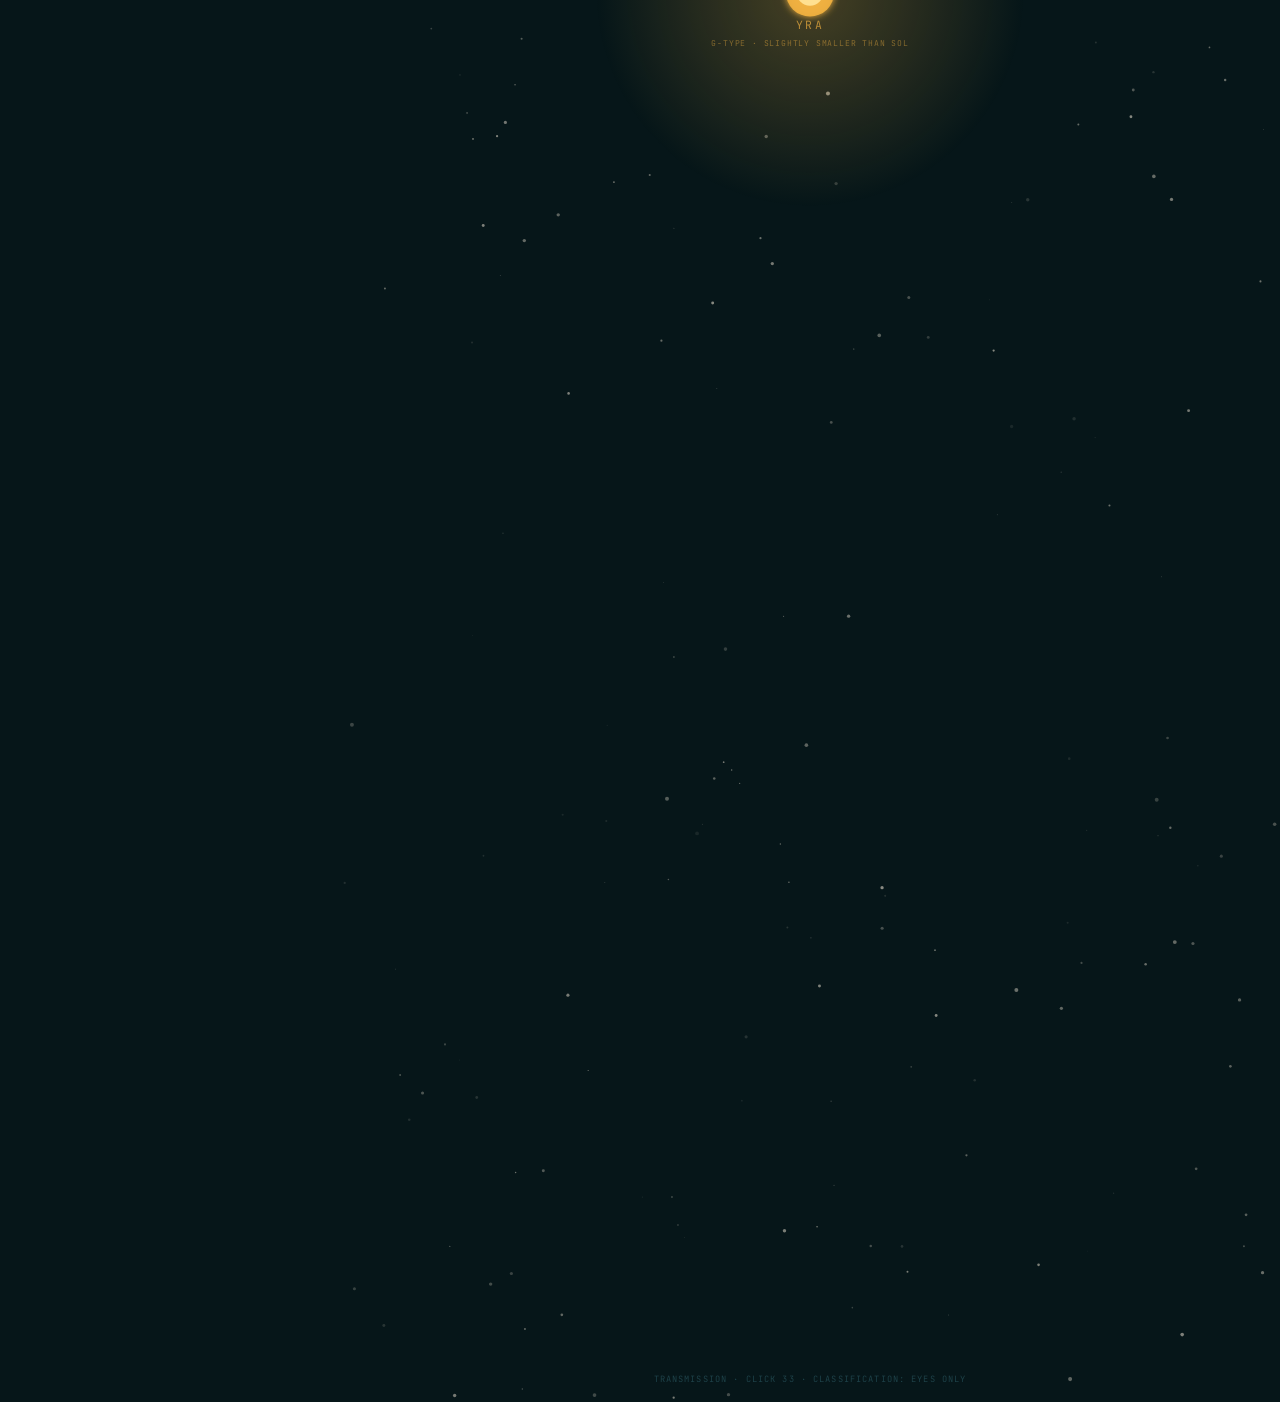
<file: map.html>
<!doctype html>
<html lang="en">
<head>
<meta charset="utf-8"/>
<meta name="viewport" content="width=device-width, initial-scale=1"/>
<title>Tactical Map — The Unfolding</title>
<link rel="icon" href="favicon.ico" sizes="any"/>
<link rel="icon" href="favicon.svg" type="image/svg+xml"/>
<link rel="apple-touch-icon" href="favicon-180.png"/>
<link rel="preconnect" href="https://fonts.googleapis.com">
<link rel="preconnect" href="https://fonts.gstatic.com" crossorigin>
<link href="https://fonts.googleapis.com/css2?family=Cormorant+Garamond:ital,wght@0,300;0,400;0,500;0,600;1,300;1,400;1,500&family=JetBrains+Mono:wght@400;500;700&display=swap" rel="stylesheet">
<style>
*,*::before,*::after{box-sizing:border-box;margin:0;padding:0}
:root{
  --ink:#061619; --ink-2:#0b2227; --ink-3:#0f2c33;
  --teal:#2d5b66; --teal-s:#3b7682; --teal-b:#6ecfde;
  --rose:#e94a7c; --ivory:#f4ead9; --ivory-2:#c8bea8;
  --muted:#5a7a82; --amber:#d4a843; --danger:#cc3333;
  --green:#4a8a5a;
  --line:rgba(74,154,170,0.16); --line-s:rgba(74,154,170,0.35);
  /* colour roles */
  --c-star:#f5d060;      /* stars */
  --c-planet:#4a8a9a;    /* planets */
  --c-moon:#6a8090;      /* moons */
  --c-ship:#4a9aaa;      /* ships en-route */
  --c-station:#7ab0b8;   /* orbital stations */
  --c-landed:#d4a843;    /* landed assets */
  --c-dead:#5a7a82;      /* offline */
  --c-lost:#cc3333;      /* lost/severed */
  --c-special:#e94a7c;   /* Mairee / active */
  --mono:'JetBrains Mono',ui-monospace,monospace;
  --serif:'Cormorant Garamond',Georgia,serif;
}
html,body{background:var(--ink);color:var(--ivory);font-family:var(--mono);font-size:13px;line-height:1.5;min-height:100vh;}
/* CRT */
body::before{content:'';position:fixed;inset:0;z-index:9999;pointer-events:none;
  background:repeating-linear-gradient(0deg,transparent,transparent 2px,rgba(0,0,0,.05) 2px,rgba(0,0,0,.05) 4px);}
body::after{content:'';position:fixed;inset:0;z-index:9998;pointer-events:none;opacity:.035;mix-blend-mode:overlay;
  background-image:url("data:image/svg+xml;utf8,<svg xmlns='http://www.w3.org/2000/svg' width='200' height='200'><filter id='n'><feTurbulence type='fractalNoise' baseFrequency='0.9' numOctaves='2' stitchTiles='stitch'/><feColorMatrix values='0 0 0 0 1 0 0 0 0 1 0 0 0 0 1 0 0 0 0.4 0'/></filter><rect width='200' height='200' filter='url(%23n)'/></svg>");}

/* ── Topbar ── */
.tb{position:sticky;top:0;z-index:200;height:48px;display:flex;align-items:center;justify-content:space-between;
  padding:0 20px;background:rgba(6,22,25,.97);border-bottom:1px solid var(--line-s);backdrop-filter:blur(8px);}
.tb-logo{font-family:var(--serif);font-size:.95rem;letter-spacing:.1em;color:var(--ivory);text-decoration:none;display:flex;align-items:center;gap:7px;}
.fd{width:9px;height:9px;border-radius:50%;background:var(--rose);box-shadow:0 0 9px var(--rose);flex-shrink:0;}
.tb-title{font-size:.58rem;letter-spacing:.26em;text-transform:uppercase;color:var(--teal-b);padding-left:14px;border-left:1px solid var(--line-s);}
.tb-r{display:flex;align-items:center;gap:12px;font-size:.58rem;letter-spacing:.16em;text-transform:uppercase;color:var(--muted);}
.sd{display:inline-block;width:5px;height:5px;border-radius:50%;margin-right:4px;}
.sd.a{background:var(--amber);animation:bl 2s step-end infinite;}
.sd.g{background:#4caf50;}
@keyframes bl{0%,100%{opacity:1}50%{opacity:.2}}
.back{color:var(--muted);text-decoration:none;transition:color .2s;}
.back:hover{color:var(--ivory);}

/* ── Page ── */
.page{display:flex;min-height:calc(100vh - 48px);}

/* ── Sidebar ── */
.sb{
  width:340px;flex-shrink:0;background:var(--ink-2);border-right:1px solid var(--line-s);
  display:flex;flex-direction:column;
  position:sticky;top:48px;height:calc(100vh - 48px);overflow:hidden;
}
@media(max-width:700px){.sb{display:none;}}
.sb-hdr{padding:14px 18px 11px;border-bottom:1px solid var(--line);flex-shrink:0;}
.ut{font-size:11px;letter-spacing:.28em;text-transform:uppercase;color:var(--rose);display:flex;align-items:center;gap:6px;margin-bottom:6px;}
.ut::before{content:'';width:16px;height:1px;background:var(--rose);}
.ui{font-family:var(--serif);font-size:17px;font-style:italic;color:var(--ivory-2);line-height:1.5;}

/* Toggles */
.toggles{padding:10px 18px;border-bottom:1px solid var(--line);display:flex;flex-wrap:wrap;gap:6px;flex-shrink:0;}
.tog{
  display:inline-flex;align-items:center;gap:5px;
  padding:6px 12px;border:1px solid var(--line-s);border-radius:2px;
  font-size:11px;letter-spacing:.1em;text-transform:uppercase;color:var(--muted);
  cursor:pointer;transition:all .2s;user-select:none;background:transparent;
}
.tog.on{background:rgba(74,154,170,.12);border-color:var(--teal-b);color:var(--ivory);}
.tog-dot{width:7px;height:7px;border-radius:50%;flex-shrink:0;}

.sb-scroll{overflow-y:auto;flex:1;}
.sb-scroll::-webkit-scrollbar{width:3px;}
.sb-scroll::-webkit-scrollbar-track{background:var(--ink);}
.sb-scroll::-webkit-scrollbar-thumb{background:var(--teal);}

/* Sections */
.sec{border-bottom:1px solid var(--line);}
.sec-hdr{padding:11px 18px 8px;display:flex;align-items:center;justify-content:space-between;cursor:pointer;user-select:none;transition:background .15s;}
.sec-hdr:hover{background:rgba(74,154,170,.05);}
.sec-sys{font-size:11px;letter-spacing:.22em;text-transform:uppercase;color:var(--teal-b);font-weight:700;}
.sec-sub{font-family:var(--serif);font-size:16px;font-style:italic;color:var(--muted);margin-top:2px;}
.sec-tog{color:var(--teal-b);font-size:13px;}
.sec-body{padding:0 18px 10px;}
.sec-copy{font-family:var(--serif);font-size:17px;font-style:italic;color:var(--ivory-2);line-height:1.55;padding:6px 0 9px;border-bottom:1px dashed var(--line);margin-bottom:2px;}

/* Asset entries */
.ae{
  padding:10px 0;border-bottom:1px solid var(--line);cursor:pointer;
  transition:background .15s;margin:0 -18px;padding-left:18px;padding-right:14px;
}
.ae:hover{background:rgba(74,154,170,.06);}
.ae:last-child{border-bottom:none;}
/* selected state */
.ae.on{
  background:rgba(233,74,124,.1);
  border-left:3px solid var(--rose);
  padding-left:15px;
  padding-top:14px;padding-bottom:14px;
}
.ae.on .ae-name{color:var(--rose);font-size:13px;}
.ae.on .ae-desc{display:block;}
.ae-h{display:flex;align-items:center;gap:7px;margin-bottom:3px;}
.ae-dot{width:8px;height:8px;border-radius:50%;flex-shrink:0;}
.ae-name{font-size:12px;letter-spacing:.1em;text-transform:uppercase;color:var(--ivory);font-weight:500;}
.ae-role{font-size:11px;letter-spacing:.06em;text-transform:uppercase;color:var(--muted);padding-left:15px;margin-bottom:3px;}
.ae-desc{font-family:var(--serif);font-size:17px;font-style:italic;color:var(--ivory-2);line-height:1.55;padding-left:15px;display:none;margin-top:5px;}
.ae-wiki{display:inline-block;margin-top:7px;margin-left:15px;font-size:11px;letter-spacing:.14em;text-transform:uppercase;color:var(--teal-b);text-decoration:none;border-bottom:1px solid rgba(110,207,222,.3);transition:color .2s;}
.ae-wiki:hover{color:var(--ivory);}
/* straggler / hauler children */
.ae-child{padding:8px 0 8px 28px;border-bottom:1px solid var(--line);cursor:pointer;transition:background .15s;display:none;margin:0 -18px;padding-right:14px;}
.ae-child.vis{display:block;animation:fin .3s ease both;}
.ae-child:hover{background:rgba(74,154,170,.05);}
.ae-child.on{background:rgba(233,74,124,.07);}
.ae-cn{font-size:12px;letter-spacing:.1em;text-transform:uppercase;font-weight:500;display:flex;align-items:center;gap:5px;}
.ae-cn::before{content:'└';opacity:.35;font-size:.8em;}
.ae-cd{font-family:var(--serif);font-size:17px;font-style:italic;color:var(--ivory-2);line-height:1.45;margin-top:3px;}

/* Legend */
.leg-wrap{padding:10px 18px;border-top:1px solid var(--line);background:rgba(6,22,25,.5);flex-shrink:0;display:flex;flex-wrap:wrap;gap:7px 14px;}
.leg{display:flex;align-items:center;gap:5px;font-size:11px;letter-spacing:.1em;text-transform:uppercase;color:var(--muted);}
.ld{width:6px;height:6px;border-radius:50%;}

/* ── Ship tooltip (SVG hover label) ── */
.ship-tooltip{
  pointer-events:none;
  opacity:0;
  transition:opacity .15s;
}
.node:hover .ship-tooltip{ opacity:1; }
.ship-tooltip rect{fill:rgba(6,22,25,.92);stroke:var(--teal-s);stroke-width:.6;}
.ship-tooltip text{font-family:'JetBrains Mono',monospace;font-size:7px;fill:var(--ivory);letter-spacing:.1em;text-transform:uppercase;}

/* ── Map column ── */
.map-col{flex:1;min-width:0;}
.map-wrap{position:relative;}
#map-svg{width:100%;display:block;}

/* Zoom controls */
.zbtns{position:fixed;bottom:20px;right:20px;z-index:100;display:flex;flex-direction:column;gap:4px;}
.zbtn{width:30px;height:30px;background:rgba(11,34,39,.9);border:1px solid var(--line-s);color:var(--ivory-2);font-family:var(--mono);font-size:.9rem;cursor:pointer;display:flex;align-items:center;justify-content:center;transition:all .15s;}
.zbtn:hover{background:var(--teal);color:var(--ivory);}
.zbtn.fit{font-size:.52rem;letter-spacing:.08em;}

@keyframes fin{from{opacity:0;transform:translateY(-4px)}to{opacity:1;transform:none}}
@keyframes pulse{0%,100%{opacity:.5}50%{opacity:.1}}
@keyframes flow{to{stroke-dashoffset:-24}}
</style>
</head>
<body>

<!-- Topbar -->
<header class="tb">
  <div style="display:flex;align-items:center;gap:14px">
    <a href="index.html" class="tb-logo"><span class="fd"></span>THE UNFOLDING</a>
    <span class="tb-title">◉ Uplink · Mission Assets</span>
  </div>
  <div class="tb-r">
    <span><span class="sd a"></span>Fold: Severed</span>
    <span><span class="sd g"></span>Mairee: Online</span>
    <a href="index.html" class="back">← Back</a>
  </div>
</header>

<div class="page">

  <!-- SIDEBAR -->
  <aside class="sb" id="sidebar">
    <div class="sb-hdr">
      <div class="ut">◉ Uplink · Eyes Only</div>
      <p class="ui">Memorize it. There is nothing else coming. Two systems. One severed connection. A funeral inventory.</p>
    </div>

    <!-- Layer toggles -->
    <div class="toggles">
      <button class="tog on" id="tog-fleet" onclick="toggleLayer('fleet',this)"><span class="tog-dot" style="background:var(--c-ship)"></span>Fleet</button>
      <button class="tog on" id="tog-stations" onclick="toggleLayer('stations',this)"><span class="tog-dot" style="background:var(--c-station)"></span>Stations</button>
      <button class="tog" id="tog-planets" onclick="toggleLayer('planets',this)"><span class="tog-dot" style="background:var(--c-planet)"></span>Planets</button>
    </div>

    <div class="sb-scroll">

      <!-- SOL -->
      <div class="sec">
        <div class="sec-hdr" onclick="toggleSec(this)"><div><div class="sec-sys">Sol System</div><div class="sec-sub">Where we started. What we lost.</div></div><span class="sec-tog">▾</span></div>
        <div class="sec-body">
          <p class="sec-copy">Irrelevant now. But you should know the shape of the wound.</p>
          <div class="ae" id="e-solbay" onclick="flyTo('solbay')">
            <div class="ae-h"><span class="ae-dot" style="background:var(--c-dead)"></span><span class="ae-name">Solbay & Solac</span></div>
            <div class="ae-role">Harbor · Academy · Origin</div>
            <div class="ae-desc">The harbor and the school. Where they taught you to dream of the stars before kicking you into the void. Irrelevant.</div>
            <a class="ae-wiki" href="wiki.html?entry=solbay" data-wiki-id="solbay" onclick="openWiki('solbay',event)">→ Wiki</a>
          </div>
          <div class="ae" id="e-kepler" onclick="flyTo('kepler')">
            <div class="ae-h"><span class="ae-dot" style="background:var(--c-dead)"></span><span class="ae-name">Kepler Array</span></div>
            <div class="ae-role">Fold-Proximate Relay · Sol Side · Severed</div>
            <div class="ae-desc">Positioned near the Sol mouth of the Fold for maximum range. The phone lines home. Severed. Dead.</div>
            <a class="ae-wiki" href="wiki.html?entry=kepler-array" data-wiki-id="kepler" onclick="openWiki('kepler',event)">→ Wiki</a>
          </div>
          <div class="ae" id="e-stragglers" onclick="toggleStragglers()">
            <div class="ae-h"><span class="ae-dot" style="background:var(--c-lost)"></span><span class="ae-name" id="strag-lbl">The Stragglers ▸</span></div>
            <div class="ae-role">FNS Mimir · Alsvin · Muninn · Hugin</div>
            <div class="ae-desc">Four ships caught on the wrong side when the Fold closed. Useless. But not forgotten.</div>
          </div>
          <div class="ae-child" id="e-mimir" onclick="flyTo('mimir')"><div class="ae-cn" style="color:var(--c-lost)">FNS Mimir</div><div class="ae-cd">Freighter. Muro's son Mo is aboard. Beyond the Fold, unreachable.</div><a class="ae-wiki" href="wiki.html?entry=fns-mimir" data-wiki-id="mimir" onclick="openWiki('mimir',event)">→ Wiki</a></div>
          <div class="ae-child" id="e-alsvin" onclick="flyTo('alsvin')"><div class="ae-cn" style="color:var(--c-lost)">FNS Alsvin</div><div class="ae-cd">Fabrication ship. Oliver's mother Laura Savannen is stationed there.</div><a class="ae-wiki" href="wiki.html?entry=fns-alsvin" data-wiki-id="alsvin" onclick="openWiki('alsvin',event)">→ Wiki</a></div>
          <div class="ae-child" id="e-muninn" onclick="flyTo('muninn')"><div class="ae-cn" style="color:var(--c-lost)">FNS Muninn</div><div class="ae-cd">Science vessel. Without it, the colony is blind to Mairee's weather.</div><a class="ae-wiki" href="wiki.html?entry=fns-muninn" data-wiki-id="muninn" onclick="openWiki('muninn',event)">→ Wiki</a></div>
          <div class="ae-child" id="e-hugin" onclick="flyTo('hugin')"><div class="ae-cn" style="color:var(--c-lost)">FNS Hugin</div><div class="ae-cd">Second science vessel. Its loss compounds the colony's ability to explore and research the Yreus System.</div><a class="ae-wiki" href="wiki.html?entry=fns-hugin" data-wiki-id="hugin" onclick="openWiki('hugin',event)">→ Wiki</a></div>
        </div>
      </div>

      <!-- FOLD -->
      <div class="sec">
        <div class="sec-hdr" onclick="toggleSec(this)"><div><div class="sec-sys">The Zaytsev Fold</div><div class="sec-sub">Severed. Error 410.</div></div><span class="sec-tog">▾</span></div>
        <div class="sec-body">
          <div class="ae" id="e-fold" onclick="flyTo('fold')">
            <div class="ae-h"><span class="ae-dot" style="background:var(--c-lost)"></span><span class="ae-name">Fold Aperture — Closed</span></div>
            <div class="ae-role">Interdimensional Transit · Permanently Severed</div>
            <div class="ae-desc">The only passage between Sol and Yreus. Psychedelic and fractal in transit. Collapsed after the Brisinger passed through. Permanent. Irreversible.</div>
            <a class="ae-wiki" href="wiki.html?entry=the-zaytsev-aperture-fold" data-wiki-id="fold" onclick="openWiki('fold',event)">→ Wiki</a>
          </div>
        </div>
      </div>

      <!-- EN ROUTE -->
      <div class="sec">
        <div class="sec-hdr" onclick="toggleSec(this)"><div><div class="sec-sys">En Route · Yreus System</div><div class="sec-sub">Moving. Coming.</div></div><span class="sec-tog">▾</span></div>
        <div class="sec-body">
          <div class="ae" id="e-brisinger" onclick="flyTo('brisinger')">
            <div class="ae-h"><span class="ae-dot" style="background:var(--danger)"></span><span class="ae-name">FNS Brisinger</span></div>
            <div class="ae-role">Freighter · The Problem Child · Further Out</div>
            <div class="ae-desc">Last ship through the Fold. Hull covered in things that glow. Do not board it. Whoever gives you that order is lying to you.</div>
            <a class="ae-wiki" href="wiki.html?entry=fns-brisinger" data-wiki-id="brisinger" onclick="openWiki('brisinger',event)">→ Wiki</a>
          </div>
          <div class="ae" id="e-dainn" onclick="flyTo('dainn')">
            <div class="ae-h"><span class="ae-dot" style="background:var(--c-ship)"></span><span class="ae-name">FNS Dáinn</span></div>
            <div class="ae-role">Industrial Freighter · Critical Supply · Closer</div>
            <div class="ae-desc">Our machines. Ore processors, reactor parts, seed banks. She is not optional.</div>
            <a class="ae-wiki" href="wiki.html?entry=fns-d%C3%A1inn" data-wiki-id="dainn" onclick="openWiki('dainn',event)">→ Wiki</a>
          </div>
        </div>
      </div>

      <!-- YREUS OUTER -->
      <div class="sec">
        <div class="sec-hdr" onclick="toggleSec(this)"><div><div class="sec-sys">Yreus — Outer System</div><div class="sec-sub">What barely keeps us alive.</div></div><span class="sec-tog">▾</span></div>
        <div class="sec-body">
          <div class="ae" id="e-yreus-array" onclick="flyTo('yreus-array')">
            <div class="ae-h"><span class="ae-dot" style="background:var(--c-dead)"></span><span class="ae-name">Yreus Array</span></div>
            <div class="ae-role">Fold-Proximate Relay · Yreus Side · Offline</div>
            <div class="ae-desc">Positioned to relay from the Yreus mouth of the Fold inward. Can't connect us to Sol anymore. Decorative.</div>
            <a class="ae-wiki" href="wiki.html?entry=yreus-array" data-wiki-id="yreus-array" onclick="openWiki('yreus-array',event)">→ Wiki</a>
          </div>
        </div>
      </div>

      <!-- ORBITAL -->
      <div class="sec">
        <div class="sec-hdr" onclick="toggleSec(this)"><div><div class="sec-sys">Mairee Orbital Network</div><div class="sec-sub">The ceiling. What keeps the roof on.</div></div><span class="sec-tog">▾</span></div>
        <div class="sec-body">
          <div class="ae" id="e-orbital-command" onclick="toggleHaulers()">
            <div class="ae-h"><span class="ae-dot" style="background:var(--c-station)"></span><span class="ae-name" id="oc-lbl">Orbital Command ▾</span></div>
            <div class="ae-role">Wide Orbit · FNS Yggdrasil (Repurposed) · The Brain</div>
            <div class="ae-desc">Full system visibility. Decides what moves where via the Corridor.</div>
            <a class="ae-wiki" href="wiki.html?entry=orbital-command" data-wiki-id="orbital-command" onclick="openWiki('orbital-command',event)">→ Wiki</a>
          </div>
          <div class="ae-child vis" id="e-haulers-b" onclick="flyTo('haulers')"><div class="ae-cn" style="color:var(--c-station)">FNS Bygul</div><div class="ae-cd">Heavy hauler. Two million tons. Circling Mairee, waiting to be sucked dry.</div><a class="ae-wiki" href="wiki.html?entry=fns-bygul" data-wiki-id="bygul" onclick="openWiki('bygul',event)">→ Wiki</a></div>
          <div class="ae-child vis" id="e-haulers-t" onclick="flyTo('haulers')"><div class="ae-cn" style="color:var(--c-station)">FNS Trjegul</div><div class="ae-cd">Heavy hauler. Captain Mei Chezin. Advocates loudly. Two million tons of patience.</div><a class="ae-wiki" href="wiki.html?entry=fns-trjegul" data-wiki-id="trjegul" onclick="openWiki('trjegul',event)">→ Wiki</a></div>
          <div class="ae" id="e-orbit-one" onclick="flyTo('orbit-one')">
            <div class="ae-h"><span class="ae-dot" style="background:var(--c-station)"></span><span class="ae-name">Orbit One "The Eyes"</span></div>
            <div class="ae-role">Close Orbit · Surveillance · Spore Storm Detection</div>
            <div class="ae-desc">The Peeping Tom. Watches the weather and alerts us to the psychedelic spore storms. Maybe watches you too.</div>
            <a class="ae-wiki" href="wiki.html?entry=orbital-command" data-wiki-id="orbit-one" onclick="openWiki('orbit-one',event)">→ Wiki</a>
          </div>
          <div class="ae" id="e-orbit-two" onclick="flyTo('orbit-two')">
            <div class="ae-h"><span class="ae-dot" style="background:var(--c-station)"></span><span class="ae-name">Orbit Two "The Lungs"</span></div>
            <div class="ae-role">Close Orbit · Atmospheric Processing · Life Support</div>
            <div class="ae-desc">Strips oxygen, nitrogen, and other special stardust. We need it for life support up here.</div>
            <a class="ae-wiki" href="wiki.html?entry=orbital-command" data-wiki-id="orbit-two" onclick="openWiki('orbit-two',event)">→ Wiki</a>
          </div>
          <div class="ae" id="e-orbit-three" onclick="flyTo('orbit-three')">
            <div class="ae-h"><span class="ae-dot" style="background:var(--teal-b)"></span><span class="ae-name">Orbit Three "The Ears"</span></div>
            <div class="ae-role">Close Orbit · Comms Relay · Muro's Station</div>
            <div class="ae-desc">Muro's man cave. Mostly listens to static now. Enough to drive anyone mad.</div>
            <a class="ae-wiki" href="wiki.html?entry=orbital-three-the-ears" data-wiki-id="orbit-three" onclick="openWiki('orbit-three',event)">→ Wiki</a>
            <a class="ae-wiki" href="wiki.html?entry=frank-muro" data-wiki-id="muro" onclick="openWiki('muro',event)" style="margin-left:8px">→ Muro</a>
          </div>
        </div>
      </div>

      <!-- SURFACE -->
      <div class="sec">
        <div class="sec-hdr" onclick="toggleSec(this)"><div><div class="sec-sys">Mairee — Surface</div><div class="sec-sub">Ships that don't fly anymore.</div></div><span class="sec-tog">▾</span></div>
        <div class="sec-body">
          <p class="sec-copy">Landed. Repurposed. They will never leave. Neither will we.</p>
          <div class="ae" id="e-mairee" onclick="flyTo('mairee')">
            <div class="ae-h"><span class="ae-dot" style="background:var(--rose)"></span><span class="ae-name">Mairee</span></div>
            <div class="ae-role">Planet · Yreus System · Second Home · The Lie</div>
            <div class="ae-desc">From space it looks like a jewel. Too bad we are the infection. And she knows it.</div>
            <a class="ae-wiki" href="wiki.html?entry=mairee" data-wiki-id="mairee" onclick="openWiki('mairee',event)">→ Wiki</a>
          </div>
          <div class="ae" id="e-freya" onclick="flyTo('freya')">
            <div class="ae-h"><span class="ae-dot" style="background:var(--c-landed)"></span><span class="ae-name">FNS Freya · The Homestead</span></div>
            <div class="ae-role">Surface · The Sickle · Landed Flagship</div>
            <div class="ae-desc">Now a village. Three thousand people call it home. Nobody chose it.</div>
            <a class="ae-wiki" href="wiki.html?entry=fns-freya" data-wiki-id="freya" onclick="openWiki('freya',event)">→ Wiki</a>
          </div>
          <div class="ae" id="e-ivaldi" onclick="flyTo('ivaldi')">
            <div class="ae-h"><span class="ae-dot" style="background:#c4621a"></span><span class="ae-name">FNS Ivaldi · The Plateau</span></div>
            <div class="ae-role">Surface · The Plateau · Industry</div>
            <div class="ae-desc">A dropped brick. Smelters, fabricators, repair bays — inside what used to fly.</div>
            <a class="ae-wiki" href="wiki.html?entry=fns-ivaldi" data-wiki-id="ivaldi" onclick="openWiki('ivaldi',event)">→ Wiki</a>
          </div>
          <div class="ae" id="e-delta" onclick="flyTo('delta')">
            <div class="ae-h"><span class="ae-dot" style="background:var(--green)"></span><span class="ae-name">The Delta</span></div>
            <div class="ae-role">Surface · Jungle · DROP Stations · Camps</div>
            <div class="ae-desc">A churning petri dish. Crops that bite back. We call the water somewhat drinkable.</div>
            <a class="ae-wiki" href="wiki.html?entry=the-delta" data-wiki-id="delta" onclick="openWiki('delta',event)">→ Wiki</a>
          </div>
        </div>
      </div>

    </div><!-- /scroll -->

    <div class="leg-wrap">
      <div class="leg"><span class="ld" style="background:var(--c-star)"></span>Star</div>
      <div class="leg"><span class="ld" style="background:var(--c-planet)"></span>Planet</div>
      <div class="leg"><span class="ld" style="background:var(--c-moon)"></span>Moon</div>
      <div class="leg"><span class="ld" style="background:var(--c-ship)"></span>Ship</div>
      <div class="leg"><span class="ld" style="background:var(--c-station)"></span>Station</div>
      <div class="leg"><span class="ld" style="background:var(--c-landed)"></span>Landed</div>
      <div class="leg"><span class="ld" style="background:var(--c-dead)"></span>Offline</div>
      <div class="leg"><span class="ld" style="background:var(--c-lost)"></span>Lost</div>
    </div>
  </aside>

  <!-- MAP COLUMN -->
  <div class="map-col">
    <div class="map-wrap">
      <svg id="map-svg" viewBox="0 0 700 2200" xmlns="http://www.w3.org/2000/svg">
        <defs>
          <!-- Glows -->
          <radialGradient id="gSol" cx="50%" cy="50%" r="50%"><stop offset="0%" stop-color="#f5d060" stop-opacity=".32"/><stop offset="100%" stop-color="#f5d060" stop-opacity="0"/></radialGradient>
          <radialGradient id="gYra" cx="50%" cy="50%" r="50%"><stop offset="0%" stop-color="#f0b040" stop-opacity=".28"/><stop offset="100%" stop-color="#f0b040" stop-opacity="0"/></radialGradient>
          <radialGradient id="gMairee" cx="50%" cy="50%" r="50%"><stop offset="0%" stop-color="#e94a7c" stop-opacity=".3"/><stop offset="100%" stop-color="#e94a7c" stop-opacity="0"/></radialGradient>
          <filter id="gl"><feGaussianBlur stdDeviation="2.8" result="b"/><feMerge><feMergeNode in="b"/><feMergeNode in="SourceGraphic"/></feMerge></filter>
          <filter id="gsm"><feGaussianBlur stdDeviation="1.3" result="b"/><feMerge><feMergeNode in="b"/><feMergeNode in="SourceGraphic"/></feMerge></filter>
          <marker id="at" markerWidth="5" markerHeight="5" refX="2.5" refY="2.5" orient="auto"><path d="M0,0 L5,2.5 L0,5 Z" fill="#4a9aaa" opacity=".7"/></marker>
          <marker id="ar" markerWidth="5" markerHeight="5" refX="2.5" refY="2.5" orient="auto"><path d="M0,0 L5,2.5 L0,5 Z" fill="#cc3333" opacity=".5"/></marker>
        </defs>

        <!-- Stars background -->
        <g id="stars"></g>

        <!-- ════════════════════════════════════
             SOL SYSTEM  (top, y≈200)
        ════════════════════════════════════ -->
        <text x="350" y="40" font-family="'JetBrains Mono',monospace" font-size="13" fill="#4a9aaa" letter-spacing=".28em" font-weight="700" text-anchor="middle" opacity=".8">SOL SYSTEM</text>

        <!-- Sol glow + star -->
        <circle cx="350" cy="170" r="130" fill="url(#gSol)"/>
        <g filter="url(#gl)">
          <circle cx="350" cy="170" r="22" fill="#f5d060" opacity=".95"/>
          <circle cx="350" cy="170" r="13" fill="#fff8c0"/>
        </g>
        <text x="350" y="200" font-family="'JetBrains Mono',monospace" font-size="8.5" fill="#f5d060" letter-spacing=".2em" text-anchor="middle" opacity=".7">SOL</text>

        <!-- ── Sol planets layer (hidden by default) ── -->
        <!-- Orbit rings -->
        <g id="layer-sol-planets" style="display:none">
          <!-- Mercury r=34 -->
          <circle cx="350" cy="170" r="34" fill="none" stroke="#f5d060" stroke-width=".35" stroke-dasharray="2 7" opacity=".18"/>
          <circle cx="350" cy="136" r="3" fill="#a08060" opacity=".85"/>
          <text x="356" y="133" font-family="'JetBrains Mono',monospace" font-size="5.5" fill="#907050">MERCURY</text>
          <!-- Venus r=52 -->
          <circle cx="350" cy="170" r="52" fill="none" stroke="#f5d060" stroke-width=".35" stroke-dasharray="2 7" opacity=".14"/>
          <circle cx="298" cy="170" r="4.5" fill="#c8a050" opacity=".85"/>
          <text x="260" y="170" font-family="'JetBrains Mono',monospace" font-size="5.5" fill="#b89040" text-anchor="end">VENUS</text>
          <!-- Earth r=72 -->
          <circle cx="350" cy="170" r="72" fill="none" stroke="#3b7682" stroke-width=".4" stroke-dasharray="3 6" opacity=".22"/>
          <circle cx="350" cy="98" r="5.5" fill="#1a4a6a" stroke="#3b7682" stroke-width=".8" opacity=".88"/>
          <text x="350" y="87" font-family="'JetBrains Mono',monospace" font-size="6" fill="#4a7a8a" text-anchor="middle">EARTH</text>
          <!-- Luna -->
          <circle cx="356" cy="92" r="2.2" fill="#606070" stroke="#808090" stroke-width=".5" opacity=".72"/>
          <text x="363" y="90" font-family="'JetBrains Mono',monospace" font-size="5" fill="#606070">LUNA</text>
          <!-- Mars r=94 -->
          <circle cx="350" cy="170" r="94" fill="none" stroke="#f5d060" stroke-width=".35" stroke-dasharray="2 7" opacity=".13"/>
          <circle cx="444" cy="170" r="4" fill="#a04030" opacity=".82"/>
          <text x="450" y="168" font-family="'JetBrains Mono',monospace" font-size="5.5" fill="#903828">MARS</text>
          <!-- Asteroid belt r≈112 -->
          <circle cx="350" cy="170" r="113" fill="none" stroke="#a08060" stroke-width="3.5" stroke-dasharray="1 3" opacity=".1"/>
          <!-- Jupiter r=140 -->
          <circle cx="350" cy="170" r="140" fill="none" stroke="#f5d060" stroke-width=".35" stroke-dasharray="2 7" opacity=".11"/>
          <circle cx="350" cy="30" r="8" fill="#c8a878" stroke="#b8986a" stroke-width=".7" opacity=".85"/>
          <text x="350" y="18" font-family="'JetBrains Mono',monospace" font-size="6" fill="#b8986a" text-anchor="middle">JUPITER</text>
          <!-- Saturn r=180, but constrained — show label at edge -->
          <circle cx="350" cy="170" r="178" fill="none" stroke="#f5d060" stroke-width=".35" stroke-dasharray="2 7" opacity=".09"/>
          <!-- Saturn clips off right edge — place left -->
          <circle cx="172" cy="170" r="7" fill="#c8b880" stroke="#b0a068" stroke-width=".7" opacity=".82"/>
          <ellipse cx="172" cy="170" rx="14" ry="3.5" fill="none" stroke="#a09058" stroke-width="1.5" opacity=".45"/>
          <text x="150" y="168" font-family="'JetBrains Mono',monospace" font-size="5.5" fill="#a09058" text-anchor="end">SATURN</text>
          <!-- Uranus r=220+ — show partially, top -->
          <circle cx="350" cy="170" r="218" fill="none" stroke="#f5d060" stroke-width=".3" stroke-dasharray="2 8" opacity=".07"/>
          <!-- clips top — indicate with label only -->
          <text x="580" y="148" font-family="'JetBrains Mono',monospace" font-size="5.5" fill="#60a0b0" opacity=".55" text-anchor="end">URANUS ↑</text>
          <!-- Neptune — indicate only -->
          <text x="580" y="160" font-family="'JetBrains Mono',monospace" font-size="5.5" fill="#3060a0" opacity=".45" text-anchor="end">NEPTUNE ↑</text>
        </g>

        <!-- Solbay near Earth (fleet layer) -->
        <g id="layer-fleet-solbay">
          <g class="node" id="n-solbay" onclick="flyTo('solbay')">
            <circle cx="428" cy="98" r="5.5" fill="#0b2227" stroke="#5a7a82" stroke-width="1" opacity=".85"/>
            <text x="428" y="101.5" font-family="'JetBrains Mono',monospace" font-size="5" fill="#5a7a82" text-anchor="middle" font-weight="700">SB</text>
          </g>
          <text x="438" y="96" font-family="'JetBrains Mono',monospace" font-size="6.5" fill="#5a7a82">SOLBAY</text>
        </g>

        <!-- Kepler Array (station layer) -->
        <g id="layer-station-kepler">
          <line x1="370" y1="170" x2="500" y2="260" stroke="#5a7a82" stroke-width=".4" stroke-dasharray="3 6" opacity=".22"/>
          <g class="node" id="n-kepler" onclick="flyTo('kepler')">
            <rect x="496" y="256" width="16" height="10" rx="1" fill="#0b2227" stroke="#5a7a82" stroke-width=".9" opacity=".85"/>
            <text x="504" y="263.5" font-family="'JetBrains Mono',monospace" font-size="5" fill="#5a7a82" text-anchor="middle" font-weight="700">KA</text>
          </g>
          <text x="516" y="263" font-family="'JetBrains Mono',monospace" font-size="6.5" fill="#5a7a82">KEPLER ARRAY</text>
        </g>

        <!-- ── STRAGGLERS (fleet layer, Sol side of Fold) ── -->
        <g id="layer-fleet-stragglers">
          <g class="node" id="n-stragglers" onclick="toggleStragglers()">
            <circle cx="510" cy="310" r="10" fill="#200a0a" stroke="#cc3333" stroke-width="1.1"/>
            <text x="510" y="314" font-family="'JetBrains Mono',monospace" font-size="7" fill="#cc3333" text-anchor="middle" font-weight="700">×4</text>
          </g>
          <text x="510" y="330" font-family="'JetBrains Mono',monospace" font-size="7" fill="#cc3333" text-anchor="middle">STRAGGLERS</text>
          <!-- Web (hidden) -->
          <g id="strag-web" style="opacity:0;pointer-events:none;transition:opacity .4s">
            <line x1="510" y1="310" x2="468" y2="358" stroke="#cc3333" stroke-width=".6" opacity=".4"/>
            <line x1="510" y1="310" x2="498" y2="365" stroke="#cc3333" stroke-width=".6" opacity=".4"/>
            <line x1="510" y1="310" x2="522" y2="365" stroke="#cc3333" stroke-width=".6" opacity=".4"/>
            <line x1="510" y1="310" x2="552" y2="358" stroke="#cc3333" stroke-width=".6" opacity=".4"/>
            <g class="node" onclick="flyTo('mimir')"><ellipse cx="468" cy="358" rx="13" ry="7" fill="#200a0a" stroke="#cc3333" stroke-width=".9"/><text x="468" y="361.2" font-family="'JetBrains Mono',monospace" font-size="7" fill="#cc3333" text-anchor="middle" font-weight="700">MIM</text><g class="ship-tooltip"><rect x="432" y="366" width="72" height="12" rx="1"/><text x="468" y="375" text-anchor="middle">FNS MIMIR</text></g></g>

            <g class="node" onclick="flyTo('alsvin')"><ellipse cx="498" cy="365" rx="13" ry="7" fill="#200a0a" stroke="#cc3333" stroke-width=".9"/><text x="498" y="368.2" font-family="'JetBrains Mono',monospace" font-size="7" fill="#cc3333" text-anchor="middle" font-weight="700">ALS</text><g class="ship-tooltip"><rect x="460" y="373" width="76" height="12" rx="1"/><text x="498" y="382" text-anchor="middle">FNS ALSVIN</text></g></g>

            <g class="node" onclick="flyTo('muninn')"><ellipse cx="522" cy="365" rx="14" ry="7" fill="#200a0a" stroke="#cc3333" stroke-width=".9"/><text x="522" y="368.2" font-family="'JetBrains Mono',monospace" font-size="7" fill="#cc3333" text-anchor="middle" font-weight="700">MUN</text><g class="ship-tooltip"><rect x="482" y="373" width="80" height="12" rx="1"/><text x="522" y="382" text-anchor="middle">FNS MUNINN</text></g></g>

            <g class="node" onclick="flyTo('hugin')"><ellipse cx="552" cy="358" rx="13" ry="7" fill="#200a0a" stroke="#cc3333" stroke-width=".9"/><text x="552" y="361.2" font-family="'JetBrains Mono',monospace" font-size="7" fill="#cc3333" text-anchor="middle" font-weight="700">HUG</text><g class="ship-tooltip"><rect x="514" y="366" width="76" height="12" rx="1"/><text x="552" y="375" text-anchor="middle">FNS HUGIN</text></g></g>

          </g>
        </g>

        <!-- ════════════════════════════════════
             FOLD  (y≈460)
        ════════════════════════════════════ -->
        <!-- Vertical fold line -->
        <line x1="350" y1="340" x2="350" y2="430" stroke="#cc3333" stroke-width="1.2" stroke-dasharray="5 5" opacity=".4"/>
        <!-- Rupture -->
        <g transform="translate(350,460)">
          <line x1="-10" y1="-10" x2="10" y2="10" stroke="#cc3333" stroke-width="2.2" opacity=".88"/>
          <line x1="10"  y1="-10" x2="-10" y2="10" stroke="#cc3333" stroke-width="2.2" opacity=".88"/>
          <circle r="16" fill="none" stroke="#cc3333" stroke-width=".8" opacity=".32" stroke-dasharray="2 3"/>
        </g>
        <text x="350" y="444" font-family="'JetBrains Mono',monospace" font-size="7.5" fill="#cc3333" letter-spacing=".16em" text-anchor="middle">ZAYTSEV FOLD · SEVERED</text>
        <text x="350" y="488" font-family="'JetBrains Mono',monospace" font-size="6" fill="#cc3333" letter-spacing=".1em" text-anchor="middle" opacity=".5">ERROR 410 · APERTURE DISSIPATED</text>
        <line x1="350" y1="495" x2="350" y2="550" stroke="#cc3333" stroke-width="1.2" stroke-dasharray="5 5" opacity=".4"/>

        <!-- ════════════════════════════════════
             YREUS SYSTEM  (bottom, y≈1200)
        ════════════════════════════════════ -->
        <text x="350" y="590" font-family="'JetBrains Mono',monospace" font-size="13" fill="#4a9aaa" letter-spacing=".28em" font-weight="700" text-anchor="middle" opacity=".8">YREUS SYSTEM</text>

        <!-- Yreus Array (station layer) — near Fold Yreus mouth -->
        <g id="layer-station-yarray">
          <g class="node" id="n-yreus-array" onclick="flyTo('yreus-array')">
            <rect x="286" y="618" width="16" height="10" rx="1" fill="#0b2227" stroke="#5a7a82" stroke-width=".9" opacity=".85"/>
            <text x="294" y="625.5" font-family="'JetBrains Mono',monospace" font-size="5" fill="#5a7a82" text-anchor="middle" font-weight="700">YA</text>
          </g>
          <text x="280" y="618" font-family="'JetBrains Mono',monospace" font-size="6.5" fill="#5a7a82" text-anchor="end">YREUS ARRAY</text>
        </g>

        <!-- Brisinger (fleet layer) — further from Mairee, RED -->
        <g id="layer-fleet-brisinger">
          <line x1="350" y1="655" x2="350" y2="672" stroke="#cc3333" stroke-width=".8" opacity=".5" marker-end="url(#ar)"/>
          <g class="node" id="n-brisinger" onclick="flyTo('brisinger')">
            <ellipse cx="350" cy="688" rx="18" ry="8" fill="#200a0a" stroke="#cc3333" stroke-width="1.2" filter="url(#gsm)"/>
            <text x="350" y="691.2" font-family="'JetBrains Mono',monospace" font-size="7" fill="#cc3333" text-anchor="middle" font-weight="700">BRS</text>
            <!-- hover tooltip -->
            <g class="ship-tooltip">
              <rect x="310" y="697" width="80" height="12" rx="1"/>
              <text x="350" y="706" text-anchor="middle">FNS BRISINGER</text>
            </g>
          </g>
          <text x="376" y="686" font-family="'JetBrains Mono',monospace" font-size="6.5" fill="#5a7a82">EN ROUTE</text>
        </g>

        <!-- Dáinn (fleet layer) — closer to Mairee -->
        <g id="layer-fleet-dainn">
          <line x1="350" y1="715" x2="350" y2="732" stroke="#4a9aaa" stroke-width=".8" opacity=".5" marker-end="url(#at)"/>
          <g class="node" id="n-dainn" onclick="flyTo('dainn')">
            <ellipse cx="350" cy="748" rx="15" ry="8" fill="#0d1a20" stroke="#4a9aaa" stroke-width="1.1" filter="url(#gsm)"/>
            <text x="350" y="751.2" font-family="'JetBrains Mono',monospace" font-size="7" fill="#4a9aaa" text-anchor="middle" font-weight="700">DÁN</text>
            <!-- hover tooltip -->
            <g class="ship-tooltip">
              <rect x="316" y="757" width="68" height="12" rx="1"/>
              <text x="350" y="766" text-anchor="middle">FNS DÁINN</text>
            </g>
          </g>
          <text x="373" y="746" font-family="'JetBrains Mono',monospace" font-size="6.5" fill="#5a7a82">EN ROUTE</text>
        </g>

        <!-- ── YRA STAR ── -->
        <circle cx="350" cy="1150" r="160" fill="url(#gYra)"/>
        <g filter="url(#gl)">
          <circle cx="350" cy="1150" r="18" fill="#f0b040" opacity=".95"/>
          <circle cx="350" cy="1150" r="10" fill="#ffe090"/>
        </g>
        <text x="350" y="1177" font-family="'JetBrains Mono',monospace" font-size="8.5" fill="#f0b040" letter-spacing=".2em" text-anchor="middle" opacity=".7">YRA</text>
        <text x="350" y="1190" font-family="'JetBrains Mono',monospace" font-size="6" fill="#f0b040" letter-spacing=".1em" text-anchor="middle" opacity=".45">G-TYPE · SLIGHTLY SMALLER THAN SOL</text>

        <!-- ── YREUS PLANETS (hidden by default) ── -->
        <g id="layer-yreus-planets" style="display:none">
          <circle cx="350" cy="1150" r="60" fill="none" stroke="#f0b040" stroke-width=".4" stroke-dasharray="2 7" opacity=".15"/>
          <g class="node" onclick="openWiki('muspel',{preventDefault:()=>{},stopPropagation:()=>{}})">
            <circle cx="350" cy="1090" r="5.5" fill="#8a4030" stroke="#a06040" stroke-width=".8" opacity=".8"/>
            <text x="358" y="1088" font-family="'JetBrains Mono',monospace" font-size="6" fill="#8a5040">MUSPEL</text>
            <text x="358" y="1096" font-family="'JetBrains Mono',monospace" font-size="5" fill="#6a4030" opacity=".7">Scorched · Iron-rich</text>
            <g class="ship-tooltip"><rect x="346" y="1099" width="44" height="10" rx="1"/><text x="368" y="1107" text-anchor="middle" font-size="6">→ WIKI</text></g>
          </g>
          <!-- Mairee orbit ring -->
          <circle cx="350" cy="1150" r="110" fill="none" stroke="#e94a7c" stroke-width=".5" stroke-dasharray="3 6" opacity=".2"/>
          <!-- Ysk orbit -->
          <circle cx="350" cy="1150" r="180" fill="none" stroke="#4a7a8a" stroke-width=".4" stroke-dasharray="2 7" opacity=".15"/>
          <g class="node" onclick="openWiki('ysk',{preventDefault:()=>{},stopPropagation:()=>{}})">
            <circle cx="182" cy="1108" r="5.5" fill="#2a4a5a" stroke="#3a6a7a" stroke-width=".8" opacity=".8"/>
            <text x="170" y="1106" font-family="'JetBrains Mono',monospace" font-size="6" fill="#3a6a7a" text-anchor="end">YSK</text>
            <text x="170" y="1114" font-family="'JetBrains Mono',monospace" font-size="5" fill="#2a5060" text-anchor="end" opacity=".7">Cold Desert · CO₂</text>
            <g class="ship-tooltip"><rect x="125" y="1117" width="44" height="10" rx="1"/><text x="147" y="1125" text-anchor="middle" font-size="6">→ WIKI</text></g>
          </g>
          <!-- Ginnunga Gap (asteroid belt) -->
          <circle cx="350" cy="1150" r="240" fill="none" stroke="#a08060" stroke-width="4" stroke-dasharray="1 4" opacity=".12"/>
          <g class="node" onclick="openWiki('ginnunga-gap',{preventDefault:()=>{},stopPropagation:()=>{}})">
            <text x="350" y="903" font-family="'JetBrains Mono',monospace" font-size="6.5" fill="#a08060" letter-spacing=".15em" text-anchor="middle" opacity=".55">GINNUNGA GAP · ASTEROID BELT</text>
            <text x="350" y="913" font-family="'JetBrains Mono',monospace" font-size="5.5" fill="#a08060" text-anchor="middle" opacity=".4">→ WIKI</text>
          </g>
          <!-- Ymir -->
          <circle cx="350" cy="1150" r="330" fill="none" stroke="#606070" stroke-width=".4" stroke-dasharray="2 7" opacity=".13"/>
          <g class="node" onclick="openWiki('ymir',{preventDefault:()=>{},stopPropagation:()=>{}})">
            <circle cx="680" cy="1150" r="9" fill="#2a2a35" stroke="#505060" stroke-width=".9" opacity=".85"/>
            <ellipse cx="680" cy="1150" rx="17" ry="5" fill="none" stroke="#484858" stroke-width="1.8" opacity=".5"/>
            <text x="700" y="1148" font-family="'JetBrains Mono',monospace" font-size="6" fill="#505060">YMIR</text>
            <text x="700" y="1156" font-family="'JetBrains Mono',monospace" font-size="5" fill="#404050" opacity=".7">Charcoal Rings</text>
            <g class="ship-tooltip"><rect x="698" y="1159" width="44" height="10" rx="1"/><text x="720" y="1167" text-anchor="middle" font-size="6">→ WIKI</text></g>
          </g>
          <!-- Nefir -->
          <circle cx="350" cy="1150" r="430" fill="none" stroke="#3060a0" stroke-width=".4" stroke-dasharray="2 7" opacity=".12"/>
          <g class="node" onclick="openWiki('nefir',{preventDefault:()=>{},stopPropagation:()=>{}})">
            <circle cx="20" cy="1150" r="7.5" fill="#1a3060" stroke="#2a50a0" stroke-width=".9" opacity=".85"/>
            <text x="30" y="1148" font-family="'JetBrains Mono',monospace" font-size="6" fill="#2a50a0">NEFIR</text>
            <text x="30" y="1156" font-family="'JetBrains Mono',monospace" font-size="5" fill="#1a3070" opacity=".7">Ice Giant · Deep Blue</text>
            <g class="ship-tooltip"><rect x="28" y="1159" width="44" height="10" rx="1"/><text x="50" y="1167" text-anchor="middle" font-size="6">→ WIKI</text></g>
          </g>
        </g>

        <!-- ── MAIREE ── -->
        <circle cx="350" cy="950" r="80" fill="url(#gMairee)"/>
        <!-- Wide orbit ring: OC + Haulers -->
        <circle cx="350" cy="950" r="100" fill="none" stroke="#3b7682" stroke-width=".7" stroke-dasharray="3 6" opacity=".3"/>
        <!-- Close orbit ring: Eyes/Lungs/Ears -->
        <circle cx="350" cy="950" r="64" fill="none" stroke="#3b7682" stroke-width=".6" stroke-dasharray="2 4" opacity=".38"/>
        <!-- Planet body -->
        <g class="node" id="n-mairee" onclick="flyTo('mairee')">
          <circle cx="350" cy="950" r="32" fill="#1a3d2a" stroke="#e94a7c" stroke-width="1.4" filter="url(#gl)" opacity=".96"/>
          <circle cx="350" cy="950" r="22" fill="#234d35"/>
          <circle cx="350" cy="950" r="34" fill="none" stroke="#e94a7c" stroke-width=".7" opacity=".28" stroke-dasharray="2 3"/>
        </g>
        <circle cx="350" cy="950" r="32" fill="none" stroke="#e94a7c" stroke-width=".8" opacity=".4" style="animation:pulse 3s ease-in-out infinite"/>
        <text x="350" y="996" font-family="'JetBrains Mono',monospace" font-size="9.5" fill="#e94a7c" letter-spacing=".2em" text-anchor="middle">MAIREE</text>

        <!-- ── MAIREE MOONS (planet layer) ── -->
        <g id="layer-mairee-moons" style="display:none">
          <g class="node" onclick="openWiki('skuld',{preventDefault:()=>{},stopPropagation:()=>{}})">
            <circle cx="318" cy="922" r="4" fill="#1a2f35" stroke="#3b7682" stroke-width=".8" opacity=".78"/>
            <text x="310" y="916" font-family="'JetBrains Mono',monospace" font-size="5.5" fill="#4a6a72" text-anchor="middle">SKULD</text>
            <g class="ship-tooltip"><rect x="288" y="917" width="44" height="10" rx="1"/><text x="310" y="925" text-anchor="middle" font-size="6">→ WIKI</text></g>
          </g>
          <g class="node" onclick="openWiki('verdandi',{preventDefault:()=>{},stopPropagation:()=>{}})">
            <circle cx="386" cy="924" r="3.5" fill="#1a2f35" stroke="#3b7682" stroke-width=".7" opacity=".78"/>
            <text x="396" y="919" font-family="'JetBrains Mono',monospace" font-size="5.5" fill="#4a6a72">VERDANDI</text>
            <g class="ship-tooltip"><rect x="394" y="920" width="44" height="10" rx="1"/><text x="416" y="928" text-anchor="middle" font-size="6">→ WIKI</text></g>
          </g>
          <g class="node" onclick="openWiki('urdra',{preventDefault:()=>{},stopPropagation:()=>{}})">
            <circle cx="372" cy="980" r="3" fill="#1a2f35" stroke="#3b7682" stroke-width=".7" opacity=".7"/>
            <text x="382" y="987" font-family="'JetBrains Mono',monospace" font-size="5.5" fill="#4a6a72">URDRA</text>
            <g class="ship-tooltip"><rect x="380" y="988" width="44" height="10" rx="1"/><text x="402" y="996" text-anchor="middle" font-size="6">→ WIKI</text></g>
          </g>
        </g>

        <!-- ── SURFACE ASSETS — dots on Mairee ── -->
        <g id="layer-fleet-surface">
          <g class="node" id="n-freya" onclick="flyTo('freya')">
            <circle cx="337" cy="938" r="5.5" fill="#d4a843" opacity=".95" filter="url(#gsm)"/>
          </g>
          <text x="323" y="934" font-family="'JetBrains Mono',monospace" font-size="5.5" fill="#d4a843" text-anchor="middle">FREYA</text>
          <g class="node" id="n-ivaldi" onclick="flyTo('ivaldi')">
            <circle cx="335" cy="956" r="5.5" fill="#c4621a" opacity=".95" filter="url(#gsm)"/>
          </g>
          <text x="320" y="962" font-family="'JetBrains Mono',monospace" font-size="5.5" fill="#c4621a" text-anchor="middle">IVALDI</text>
          <g class="node" id="n-delta" onclick="flyTo('delta')">
            <circle cx="362" cy="958" r="5.5" fill="#4a8a5a" opacity=".95" filter="url(#gsm)"/>
          </g>
          <text x="376" y="963" font-family="'JetBrains Mono',monospace" font-size="5.5" fill="#4a8a5a">DELTA</text>
        </g>

        <!-- ── CLOSE ORBIT STATIONS (station layer) ── -->
        <g id="layer-stations-close">
          <!-- The Eyes — top -->
          <g class="node" id="n-orbit-one" onclick="flyTo('orbit-one')">
            <rect x="342" y="879" width="16" height="10" rx="1" fill="#0b2227" stroke="#3b7682" stroke-width="1"/>
            <text x="350" y="886.5" font-family="'JetBrains Mono',monospace" font-size="5.5" fill="#3b7682" text-anchor="middle" font-weight="700">O1</text>
          </g>
          <text x="350" y="872" font-family="'JetBrains Mono',monospace" font-size="6.5" fill="#3b7682" text-anchor="middle">THE EYES</text>
          <!-- The Lungs — right -->
          <g class="node" id="n-orbit-two" onclick="flyTo('orbit-two')">
            <rect x="406" y="945" width="16" height="10" rx="1" fill="#0b2227" stroke="#3b7682" stroke-width="1"/>
            <text x="414" y="952.5" font-family="'JetBrains Mono',monospace" font-size="5.5" fill="#3b7682" text-anchor="middle" font-weight="700">O2</text>
          </g>
          <text x="428" y="950" font-family="'JetBrains Mono',monospace" font-size="6.5" fill="#3b7682">THE LUNGS</text>
          <!-- The Ears — bottom (active) -->
          <g class="node" id="n-orbit-three" onclick="flyTo('orbit-three')">
            <rect x="342" y="1011" width="16" height="10" rx="1" fill="#0b2227" stroke="#4a9aaa" stroke-width="1.1" filter="url(#gsm)"/>
            <text x="350" y="1018.5" font-family="'JetBrains Mono',monospace" font-size="5.5" fill="#4a9aaa" text-anchor="middle" font-weight="700">O3</text>
          </g>
          <text x="350" y="1032" font-family="'JetBrains Mono',monospace" font-size="6.5" fill="#4a9aaa" text-anchor="middle">THE EARS</text>
        </g>

        <!-- ── WIDE ORBIT: OC + Haulers (station layer) ── -->
        <g id="layer-stations-wide">
          <!-- Orbital Command — top wide orbit -->
          <g class="node" id="n-orbital-command" onclick="toggleHaulers()">
            <rect x="332" y="843" width="36" height="12" rx="1" fill="#0b2227" stroke="#3b7682" stroke-width="1.1" filter="url(#gsm)"/>
            <text x="350" y="851.5" font-family="'JetBrains Mono',monospace" font-size="6.5" fill="#3b7682" text-anchor="middle" font-weight="700">OC</text>
          </g>
          <text x="350" y="836" font-family="'JetBrains Mono',monospace" font-size="7" fill="#3b7682" text-anchor="middle">ORBITAL CMD</text>
          <!-- Corridor -->
          <line x1="350" y1="855" x2="350" y2="879" stroke="#4a9aaa" stroke-width=".9" stroke-dasharray="4 3" opacity=".35" style="animation:flow 4s linear infinite" marker-end="url(#at)"/>
          <!-- Haulers web (visible by default) -->
          <g id="hauler-web" style="opacity:1;pointer-events:all;transition:opacity .4s">
            <line x1="350" y1="849" x2="240" y2="866" stroke="#3b7682" stroke-width=".6" opacity=".4"/>
            <line x1="350" y1="849" x2="460" y2="866" stroke="#3b7682" stroke-width=".6" opacity=".4"/>
            <g class="node" id="n-haulers" onclick="flyTo('haulers')">
              <ellipse cx="232" cy="875" rx="14" ry="7" fill="#0b2227" stroke="#3b7682" stroke-width="1"/>
              <text x="232" y="878.2" font-family="'JetBrains Mono',monospace" font-size="7" fill="#3b7682" text-anchor="middle" font-weight="700">BYG</text>
              <g class="ship-tooltip">
                <rect x="196" y="883" width="72" height="12" rx="1"/>
                <text x="232" y="892" text-anchor="middle">FNS BYGUL</text>
              </g>
            </g>
            <g class="node" id="n-haulers-t" onclick="flyTo('haulers')">
              <ellipse cx="468" cy="875" rx="14" ry="7" fill="#0b2227" stroke="#3b7682" stroke-width="1"/>
              <text x="468" y="878.2" font-family="'JetBrains Mono',monospace" font-size="7" fill="#3b7682" text-anchor="middle" font-weight="700">TRJ</text>
              <g class="ship-tooltip">
                <rect x="430" y="883" width="76" height="12" rx="1"/>
                <text x="468" y="892" text-anchor="middle">FNS TRJEGUL</text>
              </g>
            </g>
          </g>
        </g>

        <!-- Timestamp -->
        <text x="350" y="2185" font-family="'JetBrains Mono',monospace" font-size="6.5" fill="#3b7682" letter-spacing=".13em" text-anchor="middle" opacity=".45">TRANSMISSION · CLICK 33 · CLASSIFICATION: EYES ONLY</text>
      </svg>
    </div><!-- /map-wrap -->
  </div><!-- /map-col -->
</div><!-- /page -->

<!-- Zoom buttons (fixed) -->
<div class="zbtns" id="zbtns">
  <button class="zbtn" onclick="svgZoom(0.77)">+</button>
  <button class="zbtn" onclick="svgZoom(1.3)">−</button>
  <button class="zbtn fit" onclick="svgReset()">FIT</button>
</div>

<script>
// ── Starfield ──────────────────────────────────────────────
(function(){
  const sf=document.getElementById('stars'), r=(a,b)=>Math.random()*(b-a)+a;
  for(let i=0;i<320;i++){
    const x=r(0,700), y=r(0,2200);
    // avoid system centres
    if(Math.hypot(x-350,y-170)<60||Math.hypot(x-350,y-1150)<70) continue;
    const c=document.createElementNS('http://www.w3.org/2000/svg','circle');
    c.setAttribute('cx',x); c.setAttribute('cy',y);
    c.setAttribute('r',r(.25,1.5)); c.setAttribute('fill','#f4ead9');
    c.setAttribute('opacity',r(.08,.55)); sf.appendChild(c);
  }
})();

// ── Layer toggles ──────────────────────────────────────────
const LAYERS = {
  fleet:    ['layer-fleet-solbay','layer-fleet-stragglers','layer-fleet-brisinger','layer-fleet-dainn','layer-fleet-surface'],
  stations: ['layer-station-kepler','layer-station-yarray','layer-stations-close','layer-stations-wide'],
  planets:  ['layer-sol-planets','layer-yreus-planets','layer-mairee-moons'],
};
function toggleLayer(name, btn){
  btn.classList.toggle('on');
  const on = btn.classList.contains('on');
  LAYERS[name].forEach(id=>{
    const el=document.getElementById(id);
    if(el) el.style.display=on?'':'none';
  });
}
// Apply initial states
LAYERS.fleet.forEach(id=>{ const el=document.getElementById(id); if(el) el.style.display=''; });
LAYERS.stations.forEach(id=>{ const el=document.getElementById(id); if(el) el.style.display=''; });
LAYERS.planets.forEach(id=>{ const el=document.getElementById(id); if(el) el.style.display='none'; });

// ── SVG pan/zoom on scroll ─────────────────────────────────
const svg=document.getElementById('map-svg');
const BASE={x:0,y:0,w:700,h:2200};
let vb={...BASE}, drag=false, lx=0, ly=0;
function setVB(){ svg.setAttribute('viewBox',`${vb.x} ${vb.y} ${vb.w} ${vb.h}`); }
function clamp(){
  vb.w=Math.min(3000,Math.max(150,vb.w));
  vb.h=Math.min(9000,Math.max(150,vb.h));
}
svg.addEventListener('wheel',e=>{
  e.preventDefault();
  const f=e.deltaY<0?.82:1.22, rect=svg.getBoundingClientRect();
  const mx=(e.clientX-rect.left)/rect.width*vb.w+vb.x, my=(e.clientY-rect.top)/rect.height*vb.h+vb.y;
  vb.x=mx-(mx-vb.x)*f; vb.y=my-(my-vb.y)*f; vb.w*=f; vb.h*=f; clamp(); setVB();
},{passive:false});
svg.addEventListener('mousedown',e=>{if(e.button!==0)return;drag=true;lx=e.clientX;ly=e.clientY;});
window.addEventListener('mouseup',()=>drag=false);
window.addEventListener('mousemove',e=>{
  if(!drag)return;
  const rect=svg.getBoundingClientRect();
  vb.x-=(e.clientX-lx)*vb.w/rect.width; vb.y-=(e.clientY-ly)*vb.h/rect.height;
  lx=e.clientX; ly=e.clientY; setVB();
});
function svgZoom(f){ const cx=vb.x+vb.w/2,cy=vb.y+vb.h/2; vb.w*=f; vb.h*=f; clamp(); vb.x=cx-vb.w/2; vb.y=cy-vb.h/2; setVB(); }
function svgReset(){ vb={...BASE}; setVB(); }

// ── Fly-to (smooth animated zoom) ─────────────────────────
// [svgX, svgY, viewWidth]
const POS={
  // [centerX, centerY, viewportWidth]  — coordinates match SVG elements exactly
  solbay:            [428,  98, 360],
  kepler:            [504, 261, 340],
  stragglers:        [510, 335, 440],
  mimir:             [468, 362, 260],
  alsvin:            [498, 368, 260],
  muninn:            [522, 368, 260],
  hugin:             [552, 362, 260],
  fold:              [350, 460, 480],
  'yreus-array':     [294, 623, 340],
  brisinger:         [350, 688, 340],
  dainn:             [350, 748, 320],
  mairee:            [350, 950, 340],
  freya:             [337, 938, 180],
  ivaldi:            [335, 956, 180],
  delta:             [362, 958, 180],
  'orbital-command': [350, 849, 360],
  haulers:           [350, 878, 440],
  'orbit-one':       [350, 884, 280],
  'orbit-two':       [414, 950, 280],
  'orbit-three':     [350,1016, 280],
};
let raf=null, curEntry=null;
function flyTo(id){
  const p=POS[id]; if(!p) return;
  highlight(id);
  const [tx,ty,tw]=p;
  // th: show a region tall enough to give context; use same width as tw
  const th = tw;
  const targetX = tx - tw/2;
  const targetY = ty - th/2;
  const sx=vb.x, sy=vb.y, sw=vb.w, sh=vb.h;
  const t0=performance.now();
  if(raf) cancelAnimationFrame(raf);
  function step(t){
    const pr=Math.min(1,(t-t0)/640), e=pr<.5?2*pr*pr:-1+(4-2*pr)*pr;
    vb.w = sw + (tw - sw)*e;
    vb.h = sh + (th - sh)*e;
    vb.x = sx + (targetX - sx)*e;
    vb.y = sy + (targetY - sy)*e;
    setVB(); if(pr<1) raf=requestAnimationFrame(step);
  }
  raf=requestAnimationFrame(step);
}

// ── Highlight & expand sidebar entry ──────────────────────
function highlight(id){
  if(curEntry){
    const p=document.getElementById('e-'+curEntry);
    if(p){ p.classList.remove('on'); const d=p.querySelector('.ae-desc'); if(d) d.style.display='none'; }
  }
  curEntry=id;
  const el=document.getElementById('e-'+id);
  if(el){
    el.classList.add('on');
    const d=el.querySelector('.ae-desc');
    if(d) d.style.display='block';
    el.scrollIntoView({behavior:'smooth',block:'nearest'});
    const body=el.closest('.sec-body');
    if(body&&body.style.display==='none') toggleSec(body.previousElementSibling);
  }
}

// ── Section toggle ─────────────────────────────────────────
function toggleSec(hdr){
  const b=hdr.nextElementSibling, t=hdr.querySelector('.sec-tog'), open=b.style.display!=='none';
  b.style.display=open?'none':''; if(t) t.textContent=open?'▸':'▾';
}

// ── Stragglers web ─────────────────────────────────────────
let stOpen=false;
function toggleStragglers(){
  stOpen=!stOpen;
  const w=document.getElementById('strag-web');
  w.style.opacity=stOpen?'1':'0'; w.style.pointerEvents=stOpen?'all':'none';
  document.querySelectorAll('.ae-child').forEach((c,i)=>{ if(i<4) c.classList.toggle('vis',stOpen); });
  document.getElementById('strag-lbl').textContent=stOpen?'The Stragglers ▾':'The Stragglers ▸';
  highlight('stragglers');
  if(stOpen) flyTo('stragglers');
}

// ── Haulers web ────────────────────────────────────────────
let hOpen=true;
// Show haulers open by default
document.addEventListener('DOMContentLoaded',()=>{
  document.getElementById('oc-lbl').textContent='Orbital Command ▾';
  document.querySelectorAll('.ae-child').forEach((c,i)=>{
    // children 4 and 5 are haulers (after the 4 straggler children)
    if(i===4||i===5) c.classList.add('vis');
  });
});
function toggleHaulers(){
  hOpen=!hOpen;
  const w=document.getElementById('hauler-web');
  w.style.opacity=hOpen?'1':'0'; w.style.pointerEvents=hOpen?'all':'none';
  // toggle hauler children
  const children=[document.getElementById('e-haulers-b'),document.getElementById('e-haulers-t')];
  children.forEach(c=>{ if(c) c.classList.toggle('vis',hOpen); });
  document.getElementById('oc-lbl').textContent=hOpen?'Orbital Command ▾':'Orbital Command ▸';
  highlight('orbital-command');
  flyTo('orbital-command');
}

// ── Wiki deep-link ─────────────────────────────────────────
// Maps asset id to wiki.js data id so we can open wiki.html
// and trigger that entry (wiki.js reads ?entry= on load)
const WIKI_IDS = {
  brisinger:         'fns-brisinger',
  dainn:             'fns-dáinn',
  freya:             'fns-freya',
  ivaldi:            'fns-ivaldi',
  mimir:             'fns-mimir',
  alsvin:            'fns-alsvin',
  muninn:            'fns-muninn',
  hugin:             'fns-hugin',
  bygul:             'fns-bygul',
  trjegul:           'fns-trjegul',
  muro:              'frank-muro',
  mairee:            'mairee',
  delta:             'the-delta',
  fold:              'the-zaytsev-aperture-fold',
  solbay:            'solbay',
  kepler:            'kepler-array',
  'yreus-array':     'yreus-array',
  'orbital-command': 'orbital-command',
  'orbit-one':       'orbit-one-the-eyes',
  'orbit-two':       'orbit-two-the-lungs',
  'orbit-three':     'orbital-three-the-ears',
  muspel:            'muspel',
  ysk:               'ysk',
  'ginnunga-gap':    'ginnunga-gap',
  ymir:              'ymir',
  nefir:             'nefir',
  skuld:             'skuld',
  verdandi:          'verdandi',
  urdra:             'urdra',
};

let wikiTab = null;

function wikiUrl(id) {
  const wikiId = WIKI_IDS[id] || id;
  return 'wiki.html?entry=' + encodeURIComponent(wikiId);
}

function openWiki(mapId, e) {
  e.preventDefault();
  e.stopPropagation();
  const wikiId = WIKI_IDS[mapId] || mapId;
  const url = 'wiki.html?entry=' + encodeURIComponent(wikiId);

  if (wikiTab && !wikiTab.closed) {
    let done = false;
    // Listen for acknowledgement from the wiki tab
    function onAck(ev) {
      if (ev.data?.type === 'entry-opened' && ev.data.entryId === wikiId) {
        done = true;
        window.removeEventListener('message', onAck);
      }
    }
    window.addEventListener('message', onAck);
    // Navigate to the correct URL (handles case where wiki tab is on wrong entry)
    wikiTab.location.href = url;
    // Retry sending the message until acknowledged (max 10 attempts × 200ms = 2s)
    let attempts = 0;
    function send() {
      if (done || attempts++ >= 10 || !wikiTab || wikiTab.closed) return;
      try { wikiTab.postMessage({ type: 'open-entry', entryId: wikiId }, '*'); } catch(e){}
      setTimeout(send, 200);
    }
    setTimeout(send, 300); // small delay for page to start loading
    wikiTab.focus();
  } else {
    wikiTab = window.open(url, 'unfolding-wiki');
  }
}

// Stamp correct href on all wiki links so they work even without JS
document.addEventListener('DOMContentLoaded', () => {
  document.querySelectorAll('.ae-wiki[data-wiki-id]').forEach(a => {
    const id = a.dataset.wikiId;
    a.href = wikiUrl(id);
  });
});
</script>
</body>
</html>
</file>
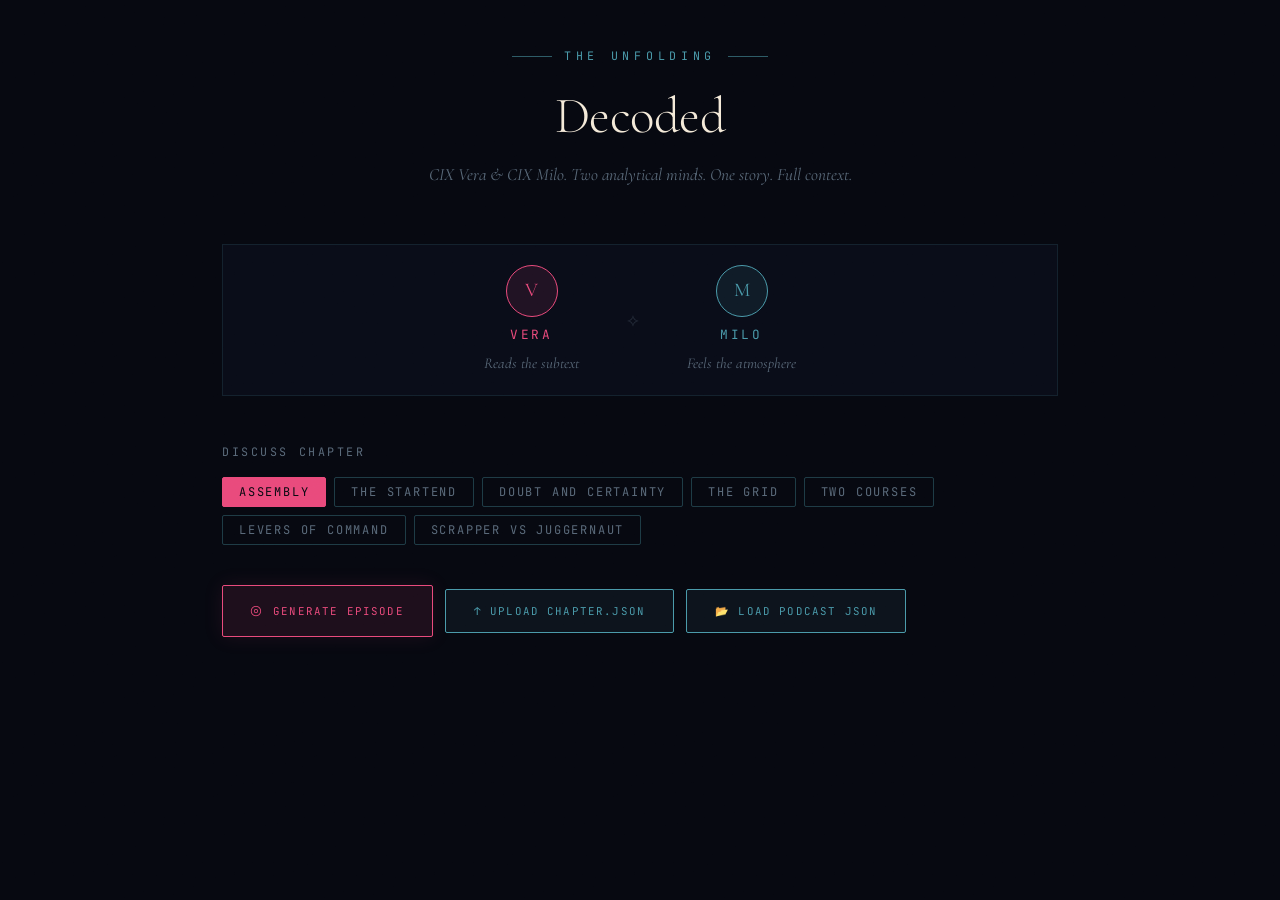
<file: podcast.html>
<!doctype html>
<html lang="en">
<head>
<meta charset="utf-8"/>
<meta name="viewport" content="width=device-width, initial-scale=1"/>
<title>The Unfolding: Decoded — AI Podcast</title>
<link rel="preconnect" href="https://fonts.googleapis.com">
<link rel="preconnect" href="https://fonts.gstatic.com" crossorigin>
<link href="https://fonts.googleapis.com/css2?family=Cormorant+Garamond:ital,wght@0,300;0,400;0,500;0,600;1,300;1,400&family=JetBrains+Mono:wght@400;500;700&display=swap" rel="stylesheet">
<style>
*, *::before, *::after { box-sizing: border-box; margin: 0; padding: 0; }
:root {
  --ink:       #060810;
  --ink-2:     #0c1020;
  --teal:      #2d5b66;
  --teal-b:    #4a9aaa;
  --rose:      #e94a7c;
  --ivory:     #f4ead9;
  --ivory-2:   #c8bea8;
  --muted:     #5a6a7a;
  --amber:     #d4a843;
  --line:      rgba(74,154,170,0.15);
  --line-s:    rgba(74,154,170,0.35);
  --vera:      #e94a7c;
  --milo:      #4a9aaa;
  --serif: 'Cormorant Garamond', Georgia, serif;
  --mono:  'JetBrains Mono', monospace;
}

html, body {
  background: var(--ink);
  color: var(--ivory);
  font-family: var(--mono);
  font-size: 15px;
  min-height: 100vh;
  line-height: 1.5;
}

/* Grain */
body::before {
  content: ''; position: fixed; inset: 0; z-index: 9999; pointer-events: none;
  opacity: 0.055; mix-blend-mode: overlay;
  background-image: url("data:image/svg+xml;utf8,<svg xmlns='http://www.w3.org/2000/svg' width='200' height='200'><filter id='n'><feTurbulence type='fractalNoise' baseFrequency='0.9' numOctaves='2' stitchTiles='stitch'/><feColorMatrix values='0 0 0 0 1  0 0 0 0 1  0 0 0 0 1  0 0 0 0.4 0'/></filter><rect width='200' height='200' filter='url(%23n)'/></svg>");
}

/* ── Layout ── */
.app { max-width: 900px; margin: 0 auto; padding: 48px 32px 120px; }

/* ── Header ── */
.pod-header { text-align: center; margin-bottom: 56px; }
.pod-show-label {
  font-size: 0.78rem; letter-spacing: 0.4em; text-transform: uppercase;
  color: var(--teal-b); margin-bottom: 12px;
  display: flex; align-items: center; justify-content: center; gap: 12px;
}
.pod-show-label::before, .pod-show-label::after {
  content: ''; display: block; width: 40px; height: 1px; background: var(--teal);
}
.pod-title {
  font-family: var(--serif); font-size: clamp(2.2rem, 4vw, 3.4rem);
  font-weight: 300; letter-spacing: -0.01em; color: var(--ivory);
  margin-bottom: 8px;
}
.pod-subtitle {
  font-family: var(--serif); font-style: italic;
  font-size: 1.15rem; color: var(--muted);
}

/* ── Hosts ── */
.hosts-bar {
  display: flex; align-items: center; justify-content: center; gap: 48px;
  margin-bottom: 48px; padding: 20px;
  border: 1px solid var(--line); background: rgba(12,16,32,0.5);
}
.host {
  display: flex; flex-direction: column; align-items: center; gap: 8px;
}
.host-avatar {
  width: 52px; height: 52px; border-radius: 50%;
  display: flex; align-items: center; justify-content: center;
  font-size: 1.3rem; font-family: var(--serif);
  border: 1px solid; transition: box-shadow 0.3s;
}
.host.vera .host-avatar { border-color: var(--vera); background: rgba(233,74,124,0.1); color: var(--vera); }
.host.milo .host-avatar { border-color: var(--milo); background: rgba(74,154,170,0.1); color: var(--milo); }
.host.speaking .host-avatar { box-shadow: 0 0 20px currentColor; }
.host-name { font-size: 0.85rem; letter-spacing: 0.22em; text-transform: uppercase; }
.host.vera .host-name { color: var(--vera); }
.host.milo .host-name { color: var(--milo); }
.host-desc { font-family: var(--serif); font-style: italic; font-size: 1rem; color: var(--muted); }
.hosts-divider { font-size: 1.2rem; color: var(--muted); opacity: 0.3; }

/* ── Chapter selector ── */
.chapter-select-wrap {
  margin-bottom: 40px;
  display: flex; align-items: center; gap: 16px; flex-wrap: wrap;
}
.cs-label { font-size: 0.78rem; letter-spacing: 0.22em; text-transform: uppercase; color: var(--muted); }
.ch-pills { display: flex; gap: 8px; flex-wrap: wrap; }
.ch-pill {
  padding: 6px 16px; border: 1px solid var(--line-s);
  background: transparent; color: var(--muted);
  font-family: var(--mono); font-size: 0.8rem; letter-spacing: 0.15em;
  text-transform: uppercase; cursor: pointer; border-radius: 2px; transition: all 0.15s;
}
.ch-pill:hover { border-color: var(--rose); color: var(--rose); }
.ch-pill.active { background: var(--rose); border-color: var(--rose); color: var(--ink); }
.ch-pill:disabled { opacity: 0.35; cursor: not-allowed; }

/* ── Generate button ── */
.generate-btn {
  display: flex; align-items: center; gap: 10px;
  padding: 14px 28px; border: 1px solid var(--rose);
  background: rgba(233,74,124,0.1); color: var(--rose);
  font-family: var(--mono); font-size: 0.72rem; letter-spacing: 0.2em;
  text-transform: uppercase; cursor: pointer; border-radius: 2px;
  transition: all 0.2s; margin-bottom: 40px;
  box-shadow: 0 0 20px rgba(233,74,124,0.1);
}
.generate-btn:hover { background: var(--rose); color: var(--ink); box-shadow: 0 0 30px rgba(233,74,124,0.3); }
.generate-btn:disabled { opacity: 0.4; cursor: not-allowed; box-shadow: none; }
.gen-icon { font-size: 1.1rem; }

/* ── Status ── */
.status-bar {
  padding: 12px 20px; margin-bottom: 32px;
  border: 1px solid var(--line); background: rgba(12,16,32,0.6);
  font-size: 0.82rem; letter-spacing: 0.12em; color: var(--teal-b);
  display: none; align-items: center; gap: 10px;
}
.status-bar.visible { display: flex; }
.status-dot { width: 6px; height: 6px; border-radius: 50%; background: var(--teal-b); animation: blink 1s step-end infinite; }
@keyframes blink { 0%,100%{opacity:1} 50%{opacity:0.1} }

/* ── Player ── */
.player-wrap { display: none; }
.player-wrap.visible { display: block; }

.now-playing {
  padding: 20px 24px; margin-bottom: 24px;
  border: 1px solid var(--line-s); background: rgba(12,16,32,0.7);
  display: flex; align-items: center; gap: 16px;
}
.np-host-dot { width: 10px; height: 10px; border-radius: 50%; flex-shrink: 0; }
.np-host-dot.vera { background: var(--vera); box-shadow: 0 0 8px var(--vera); }
.np-host-dot.milo { background: var(--milo); box-shadow: 0 0 8px var(--milo); }
.np-text { font-family: var(--serif); font-size: 1.25rem; color: var(--ivory); font-style: italic; flex: 1; line-height: 1.5; }
.np-host { font-size: 0.78rem; letter-spacing: 0.2em; text-transform: uppercase; color: var(--muted); margin-top: 4px; }

/* Progress */
.progress-wrap { margin-bottom: 24px; }
.progress-track {
  height: 2px; background: rgba(74,154,170,0.15); cursor: pointer;
  position: relative; margin-bottom: 8px;
}
.progress-fill { height: 100%; background: linear-gradient(to right, var(--teal), var(--rose)); width: 0%; transition: width 0.1s linear; }
.progress-times { display: flex; justify-content: space-between; font-size: 0.78rem; color: var(--muted); letter-spacing: 0.1em; }

/* Controls */
.controls {
  display: flex; align-items: center; justify-content: center; gap: 12px;
  margin-bottom: 32px;
}
.ctrl-btn {
  padding: 10px 20px; border: 1px solid var(--line-s);
  background: transparent; color: var(--muted);
  font-family: var(--mono); font-size: 0.82rem; letter-spacing: 0.15em;
  text-transform: uppercase; cursor: pointer; border-radius: 2px; transition: all 0.15s;
}
.ctrl-btn:hover { border-color: var(--ivory); color: var(--ivory); }
.ctrl-btn.play { background: var(--rose); border-color: var(--rose); color: var(--ink); font-size: 0.9rem; padding: 10px 28px; }
.ctrl-btn.play:hover { background: #c72f63; }

/* ── Script transcript ── */
.transcript { display: flex; flex-direction: column; gap: 16px; }
.transcript-line {
  display: flex; gap: 16px; align-items: flex-start;
  padding: 14px 18px; border: 1px solid transparent;
  border-radius: 3px; transition: all 0.2s; cursor: pointer;
  opacity: 0.45;
}
.transcript-line:hover { opacity: 0.75; background: rgba(74,154,170,0.04); }
.transcript-line.active {
  opacity: 1; border-color: var(--line-s);
  background: rgba(12,16,32,0.6);
}
.transcript-line.vera.active { border-left: 2px solid var(--vera); }
.transcript-line.milo.active { border-left: 2px solid var(--milo); }
.tl-host {
  font-size: 0.78rem; letter-spacing: 0.2em; text-transform: uppercase;
  min-width: 48px; padding-top: 3px; flex-shrink: 0;
}
.transcript-line.vera .tl-host { color: var(--vera); }
.transcript-line.milo .tl-host { color: var(--milo); }
.tl-text {
  font-family: var(--serif); font-size: 1.15rem; color: var(--ivory-2); line-height: 1.65;
}

/* ── Loading skeleton ── */
.skeleton-line {
  height: 14px; background: linear-gradient(90deg, rgba(74,154,170,0.05) 25%, rgba(74,154,170,0.12) 50%, rgba(74,154,170,0.05) 75%);
  background-size: 200% 100%; animation: shimmer 1.5s infinite;
  border-radius: 2px; margin-bottom: 8px;
}
@keyframes shimmer { 0%{background-position:200% 0} 100%{background-position:-200% 0} }

/* ── Toast ── */
.toast {
  position: fixed; bottom: 24px; left: 50%; transform: translateX(-50%);
  background: var(--ink-2); border: 1px solid var(--line-s);
  padding: 10px 20px; border-radius: 2px; font-size: 0.82rem; letter-spacing: 0.1em;
  color: var(--ivory); z-index: 999; transition: opacity 0.3s; pointer-events: none;
}
.toast.hidden { opacity: 0; }

@media (max-width: 600px) {
  .app { padding: 32px 20px 80px; }
  .hosts-bar { flex-direction: column; gap: 24px; }
  .hosts-divider { display: none; }
}
</style>
</head>
<body>

<div class="app">

  <header class="pod-header">
    <div class="pod-show-label">The Unfolding</div>
    <h1 class="pod-title">Decoded</h1>
    <p class="pod-subtitle">CIX Vera &amp; CIX Milo. Two analytical minds. One story. Full context.</p>
  </header>

  <!-- Hosts -->
  <div class="hosts-bar">
    <div class="host vera" id="host-vera">
      <div class="host-avatar">V</div>
      <div class="host-name">Vera</div>
      <div class="host-desc">Reads the subtext</div>
    </div>
    <div class="hosts-divider">⟡</div>
    <div class="host milo" id="host-milo">
      <div class="host-avatar">M</div>
      <div class="host-name">Milo</div>
      <div class="host-desc">Feels the atmosphere</div>
    </div>
  </div>

  <!-- Chapter selector -->
  <div class="chapter-select-wrap">
    <span class="cs-label">Discuss chapter</span>
    <div class="ch-pills" id="ch-pills"></div>
  </div>

  <!-- Generate -->
  <div style="display:flex;gap:12px;margin-bottom:16px;flex-wrap:wrap;align-items:center">
    <button class="generate-btn" id="generate-btn" onclick="generatePodcast()" style="margin-bottom:0">
      <span class="gen-icon">◎</span>
      Generate episode
    </button>
    <button class="generate-btn" onclick="uploadChapterJson()" style="margin-bottom:0;border-color:var(--teal-b);color:var(--teal-b);background:rgba(74,154,170,0.08);box-shadow:none">
      ↑ Upload chapter.json
    </button>
    <button class="generate-btn" onclick="loadScript()" style="margin-bottom:0;border-color:var(--teal-b);color:var(--teal-b);background:rgba(74,154,170,0.08);box-shadow:none">
      📂 Load podcast JSON
    </button>
    <button class="generate-btn" id="save-btn" onclick="saveScript()" style="display:none;margin-bottom:0;border-color:var(--amber);color:var(--amber);background:rgba(212,168,67,0.08);box-shadow:none">
      ⬇ Save script
    </button>
  </div>
  <div id="upload-status" style="font-size:0.65rem;letter-spacing:0.1em;color:var(--teal-b);margin-bottom:28px;min-height:1.2em;display:none">
    ✓ <span id="upload-filename"></span> loaded — ready to generate
  </div>

  <!-- Status -->
  <div class="status-bar" id="status-bar">
    <span class="status-dot"></span>
    <span id="status-text">Writing script…</span>
  </div>

  <!-- Player -->
  <div class="player-wrap" id="player-wrap">

    <div class="now-playing" id="now-playing">
      <div class="np-host-dot vera" id="np-dot"></div>
      <div>
        <div class="np-text" id="np-text">—</div>
        <div class="np-host" id="np-host">—</div>
      </div>
    </div>

    <div class="progress-wrap">
      <div class="progress-track" onclick="seekTo(event)">
        <div class="progress-fill" id="progress-fill"></div>
      </div>
      <div class="progress-times">
        <span id="time-current">0:00</span>
        <span id="time-total">0:00</span>
      </div>
    </div>

    <div class="controls">
      <button class="ctrl-btn" onclick="prevLine()">← Prev</button>
      <button class="ctrl-btn play" id="play-btn" onclick="togglePlay()">▶ Play</button>
      <button class="ctrl-btn" onclick="nextLine()">Next →</button>
    </div>

    <div class="transcript" id="transcript"></div>

  </div>

</div>

<div class="toast hidden" id="toast"></div>

<script>
// ── Config ───────────────────────────────────────────────
const SUPA_URL    = 'https://sscpikfblqtmcefegrpv.supabase.co';
const SUPA_KEY    = 'eyJhbGciOiJIUzI1NiIsInR5cCI6IkpXVCJ9.eyJpc3MiOiJzdXBhYmFzZSIsInJlZiI6InNzY3Bpa2ZibHF0bWNlZmVncnB2Iiwicm9sZSI6ImFub24iLCJpYXQiOjE3NzczNzUzMzgsImV4cCI6MjA5Mjk1MTMzOH0.I9qzVnzmiYxwZ6RPLV7KWva8P9L0Q1MHFqgmlmr3g0g';
const SCRIPT_URL  = `${SUPA_URL}/functions/v1/podcast-script`;
const TTS_URL     = `${SUPA_URL}/functions/v1/podcast-tts`;

const VOICES = {
  VERA: 'aRlmTYIQo6Tlg5SlulGC', // Charlotte
  MILO: 'ljX1ZrXuDIIRVcmiVSyR', // Michael
};

const CHAPTERS = {
  1: { title: 'Assembly',           subtitle: 'Freya Homestead, Mairee' },
  2: { title: 'The Startend',       subtitle: '33 Clicks Post Unfolding' },
  3: { title: 'Doubt and Certainty',subtitle: '4 Clicks Post Unfolding'  },
  4: { title: 'The Grid',           subtitle: '7 Clicks Post Unfolding'  },
  5: { title: 'Two Courses',        subtitle: '8 Clicks Post Unfolding'  },
  6: { title: 'Levers of Command',  subtitle: '11 Clicks Post Unfolding' },
  7: { title: 'Scrapper vs Juggernaut', subtitle: 'Solbay Station, Pre-Unfolding' },
};

// ── State ────────────────────────────────────────────────
let selectedChapter = 1;
let scriptLines     = []; // [{host, text, audio}]
let currentLine     = 0;
let podAudio        = null;
let podPlaying      = false;
let rafId           = null;

// ── Init ─────────────────────────────────────────────────
function init() {
  // Auto-select chapter from URL param if present
  const params = new URLSearchParams(window.location.search);
  const urlChapter = parseInt(params.get('chapter') || '1', 10);
  if (CHAPTERS[urlChapter]) selectedChapter = urlChapter;

  const pills = document.getElementById('ch-pills');
  pills.innerHTML = Object.keys(CHAPTERS).map(n => `
    <button class="ch-pill ${n == selectedChapter ? 'active' : ''}"
      onclick="selectChapter(${n})">${CHAPTERS[n].title}</button>`).join('');
}

function selectChapter(n) {
  selectedChapter = n;
  document.querySelectorAll('.ch-pill').forEach((p, i) => {
    p.classList.toggle('active', i + 1 === n);
  });
  // Reset player
  resetPlayer();
}

function resetPlayer() {
  if (podAudio) { podAudio.pause(); podAudio = null; }
  cancelAnimationFrame(rafId);
  scriptLines  = [];
  currentLine  = 0;
  podPlaying   = false;
  document.getElementById('player-wrap').classList.remove('visible');
  document.getElementById('status-bar').classList.remove('visible');
  document.getElementById('play-btn').textContent = '▶ Play';
}

// ── Generate ─────────────────────────────────────────────
// Stores chapter JSON uploaded by user — takes priority over server fetch
let uploadedChapterData = null;

function uploadChapterJson() {
  const input = document.createElement('input');
  input.type = 'file';
  input.accept = '.json';
  input.onchange = async e => {
    const file = e.target.files[0];
    if (!file) return;
    try {
      const text = await file.text();
      const json = JSON.parse(text);
      if (!json.sections) throw new Error('Not a valid chapter JSON (missing sections)');
      uploadedChapterData = json;
      document.getElementById('upload-status').style.display = 'block';
      document.getElementById('upload-filename').textContent = file.name;
      toast('Chapter loaded: ' + (json.title || file.name));
    } catch(e) {
      toast('Invalid chapter JSON: ' + e.message);
    }
  };
  input.click();
}

async function generatePodcast() {
  const btn = document.getElementById('generate-btn');
  btn.disabled = true;
  resetPlayer();
  setStatus('Fetching chapter text…', true);

  // Load chapter JSON — use uploaded file if available, else fetch from server
  let paragraphs = [];
  let chapterTitle = (uploadedChapterData?.title) || (CHAPTERS[selectedChapter]?.title) || `Chapter ${selectedChapter}`;
  try {
    const ch = uploadedChapterData || await fetch(`data/chapters/chapter-${selectedChapter}.json`).then(r => r.json());
    ch.sections.forEach(sec => {
      if (sec.paragraphs) paragraphs.push(...sec.paragraphs);
    });
  } catch(e) {
    toast('Could not load chapter data');
    btn.disabled = false;
    setStatus('', false);
    return;
  }

  setStatus('Vera and Milo are writing the script…', true);

  // Generate script via Claude
  let lines = [];
  try {
    const res = await fetch(SCRIPT_URL, {
      method: 'POST',
      headers: { 'Content-Type': 'application/json', 'Authorization': `Bearer ${SUPA_KEY}` },
      body: JSON.stringify({
        chapterNumber: selectedChapter,
        chapterTitle:  chapterTitle,
        paragraphs,
      })
    });
    if (!res.ok) throw new Error(`HTTP ${res.status}: ${await res.text()}`);
    const data = await res.json();
    if (data.error) throw new Error(data.error + (data.detail ? ' — ' + data.detail : ''));
    lines = data.lines;
  } catch(e) {
    toast('Script generation failed: ' + e.message);
    btn.disabled = false;
    setStatus('', false);
    return;
  }

  if (!lines.length) {
    toast('No script lines generated');
    btn.disabled = false;
    setStatus('', false);
    return;
  }

  scriptLines = lines.map(l => ({ ...l, audio: null }));
  renderTranscript();

  // Generate audio for first line, prefetch rest
  setStatus(`Generating audio — line 1 of ${lines.length}…`, true);
  await generateLineAudio(0);

  setStatus('', false);
  btn.disabled = false;
  document.getElementById('player-wrap').classList.add('visible');
  document.getElementById('save-btn').style.display = 'flex';
  goToLine(0);
  startPlay();
}

async function generateLineAudio(index) {
  if (index >= scriptLines.length) return;
  const line = scriptLines[index];
  if (line.audio) return;

  try {
    const res = await fetch(TTS_URL, {
      method: 'POST',
      headers: { 'Content-Type': 'application/json', 'Authorization': `Bearer ${SUPA_KEY}` },
      body: JSON.stringify({ text: line.text, voiceId: VOICES[line.host] })
    });
    const data = await res.json();
    if (data.audio) {
      const blob = base64ToBlob(data.audio, 'audio/mpeg');
      line.audio = URL.createObjectURL(blob);
    }
  } catch(e) {
    console.warn('Audio gen failed for line', index, e);
  }
}

// ── Save / Load script ───────────────────────────────────
function saveScript() {
  const ch = selectedChapter;
  const payload = {
    chapter: ch,
    title: CHAPTERS[ch].title,
    generated: new Date().toISOString(),
    lines: scriptLines.map(l => ({ host: l.host, text: l.text }))
  };
  const blob = new Blob([JSON.stringify(payload, null, 2)], { type: 'application/json' });
  const a = document.createElement('a');
  a.href = URL.createObjectURL(blob);
  a.download = `chapter-${ch}-podcast.json`;
  a.click();
  toast(`Saved chapter-${ch}-podcast.json`);
}

function loadScript() {
  const input = document.createElement('input');
  input.type = 'file'; input.accept = '.json';
  input.onchange = async e => {
    const file = e.target.files[0];
    if (!file) return;
    try {
      const text = await file.text();
      const data = JSON.parse(text);
      if (!data.lines?.length) { toast('Invalid podcast JSON'); return; }
      // Match chapter if possible
      if (data.chapter) {
        selectedChapter = data.chapter;
        document.querySelectorAll('.ch-pill').forEach((p, i) => {
          p.classList.toggle('active', i + 1 === data.chapter);
        });
      }
      scriptLines = data.lines.map(l => ({ ...l, audio: null }));
      renderTranscript();
      document.getElementById('player-wrap').classList.add('visible');
      document.getElementById('save-btn').style.display = 'flex';
      setStatus('', false);
      // Generate first line audio then play
      setStatus('Generating audio…', true);
      await generateLineAudio(0);
      setStatus('', false);
      goToLine(0);
      startPlay();
      toast(`Loaded: ${file.name}`);
    } catch(err) {
      toast('Error loading file: ' + err.message);
    }
  };
  input.click();
}

// ── Playback ─────────────────────────────────────────────
async function goToLine(index) {
  if (podAudio) { podAudio.pause(); podAudio = null; }
  cancelAnimationFrame(rafId);
  currentLine = index;

  // Highlight transcript
  document.querySelectorAll('.transcript-line').forEach((el, i) => {
    el.classList.toggle('active', i === index);
    if (i === index) el.scrollIntoView({ block: 'nearest', behavior: 'smooth' });
  });

  const line = scriptLines[index];
  if (!line) return;

  // Update now playing
  document.getElementById('np-text').textContent = line.text;
  document.getElementById('np-host').textContent = line.host === 'VERA' ? 'Vera' : 'Milo';
  document.getElementById('np-dot').className = `np-host-dot ${line.host.toLowerCase()}`;

  // Update host speaking indicator
  document.getElementById('host-vera').classList.toggle('speaking', line.host === 'VERA');
  document.getElementById('host-milo').classList.toggle('speaking', line.host === 'MILO');

  // Prefetch next lines
  for (let i = index + 1; i <= index + 2 && i < scriptLines.length; i++) {
    generateLineAudio(i);
  }

  // Wait for audio if not ready
  if (!line.audio) {
    setStatus(`Generating audio…`, true);
    await generateLineAudio(index);
    setStatus('', false);
  }

  if (!line.audio) return;

  podAudio = new Audio(line.audio);
  podAudio.addEventListener('ended', () => {
    cancelAnimationFrame(rafId);
    setTimeout(() => {
      if (currentLine + 1 < scriptLines.length) {
        goToLine(currentLine + 1);
      } else {
        podPlaying = false;
        document.getElementById('play-btn').textContent = '▶ Play';
        updateProgress(1);
      }
    }, 600);
  });

  if (podPlaying) {
    podAudio.play();
    trackProgress();
  }
}

function trackProgress() {
  cancelAnimationFrame(rafId);
  function tick() {
    if (!podAudio) return;
    const pct = podAudio.duration ? podAudio.currentTime / podAudio.duration : 0;
    updateProgress(pct);
    rafId = requestAnimationFrame(tick);
  }
  rafId = requestAnimationFrame(tick);
}

function updateProgress(pct) {
  document.getElementById('progress-fill').style.width = (pct * 100) + '%';
  if (podAudio?.duration) {
    document.getElementById('time-current').textContent = fmtTime(podAudio.currentTime);
    document.getElementById('time-total').textContent   = fmtTime(podAudio.duration);
  }
}

function startPlay() {
  podPlaying = true;
  document.getElementById('play-btn').textContent = '⏸ Pause';
  if (podAudio) { podAudio.play(); trackProgress(); }
}

function togglePlay() {
  if (!podAudio) return;
  if (podAudio.paused) {
    podAudio.play(); podPlaying = true;
    document.getElementById('play-btn').textContent = '⏸ Pause';
    trackProgress();
  } else {
    podAudio.pause(); podPlaying = false;
    cancelAnimationFrame(rafId);
    document.getElementById('play-btn').textContent = '▶ Play';
  }
}

function prevLine() {
  if (currentLine > 0) { podPlaying = true; goToLine(currentLine - 1); }
}
function nextLine() {
  if (currentLine + 1 < scriptLines.length) { podPlaying = true; goToLine(currentLine + 1); }
}

function seekTo(e) {
  // seek within current line
  if (!podAudio?.duration) return;
  const rect = e.currentTarget.getBoundingClientRect();
  const pct  = (e.clientX - rect.left) / rect.width;
  podAudio.currentTime = pct * podAudio.duration;
}

// ── Transcript ───────────────────────────────────────────
function renderTranscript() {
  const el = document.getElementById('transcript');
  el.innerHTML = scriptLines.map((l, i) => `
    <div class="transcript-line ${l.host.toLowerCase()}" onclick="jumpTo(${i})">
      <div class="tl-host">${l.host === 'VERA' ? 'Vera' : 'Milo'}</div>
      <div class="tl-text">${escHtml(l.text)}</div>
    </div>`).join('');
}

function jumpTo(i) {
  podPlaying = true;
  goToLine(i);
}

// ── Helpers ──────────────────────────────────────────────
function setStatus(msg, visible) {
  const bar = document.getElementById('status-bar');
  bar.classList.toggle('visible', visible);
  if (msg) document.getElementById('status-text').textContent = msg;
}

function fmtTime(s) {
  const m = Math.floor(s / 60), sec = Math.floor(s % 60);
  return `${m}:${sec.toString().padStart(2,'0')}`;
}

function escHtml(str) {
  return (str || '').replace(/&/g,'&amp;').replace(/</g,'&lt;').replace(/>/g,'&gt;');
}

function base64ToBlob(b64, mime) {
  const bin = atob(b64), bytes = new Uint8Array(bin.length);
  for (let i = 0; i < bin.length; i++) bytes[i] = bin.charCodeAt(i);
  return new Blob([bytes], { type: mime });
}

function toast(msg) {
  const el = document.getElementById('toast');
  el.textContent = msg; el.classList.remove('hidden');
  setTimeout(() => el.classList.add('hidden'), 3500);
}

init();
</script>
</body>
</html>
</file>
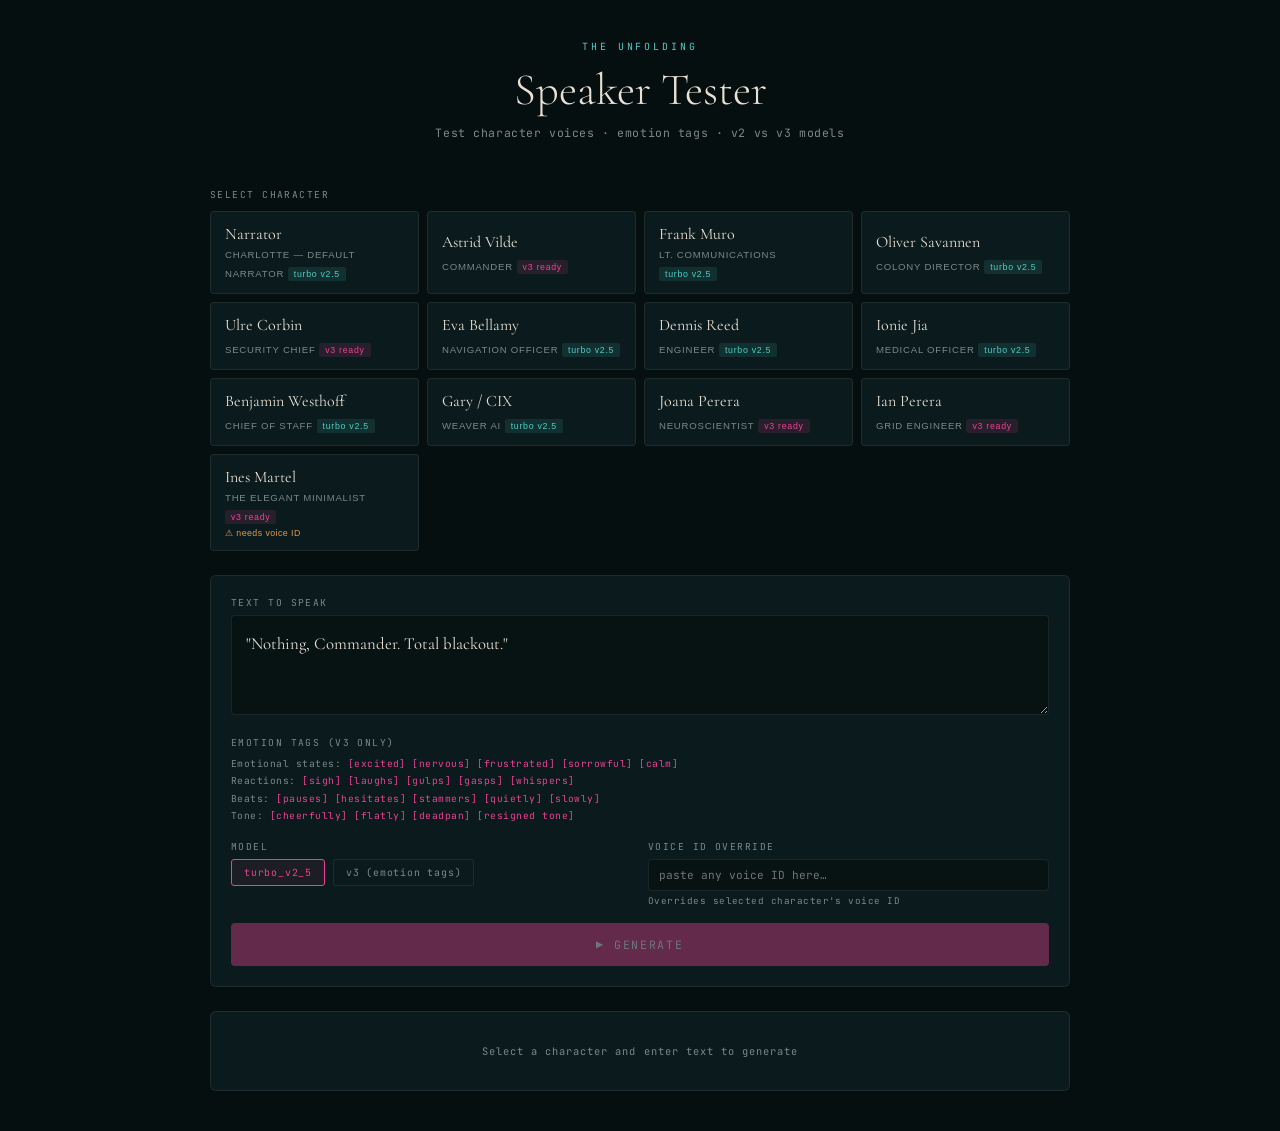
<file: speaker-tester.html>
<!DOCTYPE html>
<html lang="en">
<head>
<meta charset="UTF-8">
<meta name="viewport" content="width=device-width, initial-scale=1.0">
<title>Speaker Tester — The Unfolding</title>
<link href="https://fonts.googleapis.com/css2?family=Cormorant+Garamond:ital,wght@0,300;0,400;0,600;1,300;1,400&family=JetBrains+Mono:wght@400;500&display=swap" rel="stylesheet">
<style>
  :root {
    --bg:       #060f10;
    --surface:  #0b1a1c;
    --line:     rgba(255,255,255,0.08);
    --ivory:    #e8e0d4;
    --muted:    #7a8a88;
    --teal:     #4ecdc4;
    --pink:     #e84393;
    --mono:     'JetBrains Mono', monospace;
    --serif:    'Cormorant Garamond', serif;
  }
  * { box-sizing: border-box; margin: 0; padding: 0; }
  body {
    background: var(--bg);
    color: var(--ivory);
    font-family: var(--mono);
    min-height: 100vh;
    padding: 40px 24px;
  }

  header {
    text-align: center;
    margin-bottom: 48px;
  }
  header .label {
    font-size: 0.62rem;
    letter-spacing: 0.3em;
    text-transform: uppercase;
    color: var(--teal);
    margin-bottom: 10px;
  }
  header h1 {
    font-family: var(--serif);
    font-size: clamp(1.8rem, 4vw, 2.8rem);
    font-weight: 300;
    color: var(--ivory);
  }
  header p {
    font-size: 0.72rem;
    color: var(--muted);
    margin-top: 8px;
    letter-spacing: 0.05em;
  }

  .tester {
    max-width: 860px;
    margin: 0 auto;
    display: grid;
    gap: 24px;
  }

  /* Character grid */
  .cast-grid {
    display: grid;
    grid-template-columns: repeat(auto-fill, minmax(180px, 1fr));
    gap: 8px;
  }
  .cast-btn {
    background: var(--surface);
    border: 1px solid var(--line);
    border-radius: 4px;
    padding: 12px 14px;
    cursor: pointer;
    text-align: left;
    transition: border-color 0.15s, background 0.15s;
    color: var(--ivory);
  }
  .cast-btn:hover { border-color: rgba(255,255,255,0.2); }
  .cast-btn.active {
    border-color: var(--teal);
    background: rgba(78,205,196,0.07);
  }
  .cast-btn .name {
    font-family: var(--serif);
    font-size: 1rem;
    font-weight: 400;
    display: block;
    margin-bottom: 2px;
  }
  .cast-btn .role {
    font-size: 0.6rem;
    color: var(--muted);
    letter-spacing: 0.08em;
    text-transform: uppercase;
  }
  .cast-btn .model-tag {
    display: inline-block;
    margin-top: 6px;
    font-size: 0.55rem;
    letter-spacing: 0.08em;
    padding: 2px 6px;
    border-radius: 2px;
    background: rgba(78,205,196,0.12);
    color: var(--teal);
  }
  .cast-btn .model-tag.v3 {
    background: rgba(232,67,147,0.12);
    color: var(--pink);
  }
  .cast-btn .no-id {
    font-size: 0.55rem;
    color: #e89843;
    margin-top: 4px;
    letter-spacing: 0.05em;
  }

  /* Text input area */
  .input-panel {
    background: var(--surface);
    border: 1px solid var(--line);
    border-radius: 6px;
    padding: 20px;
    display: grid;
    gap: 16px;
  }
  .input-panel label {
    font-size: 0.6rem;
    letter-spacing: 0.15em;
    text-transform: uppercase;
    color: var(--muted);
    display: block;
    margin-bottom: 6px;
  }
  textarea {
    width: 100%;
    background: rgba(0,0,0,0.3);
    border: 1px solid var(--line);
    border-radius: 4px;
    color: var(--ivory);
    font-family: var(--serif);
    font-size: 1.05rem;
    line-height: 1.7;
    padding: 14px;
    resize: vertical;
    min-height: 100px;
    outline: none;
    transition: border-color 0.15s;
  }
  textarea:focus { border-color: rgba(255,255,255,0.25); }

  .tags-hint {
    font-size: 0.6rem;
    color: var(--muted);
    letter-spacing: 0.05em;
    line-height: 1.8;
  }
  .tags-hint .tag {
    color: var(--pink);
    font-family: var(--mono);
  }

  /* Model selector */
  .model-row {
    display: flex;
    gap: 8px;
    flex-wrap: wrap;
    align-items: center;
  }
  .model-btn {
    background: var(--surface);
    border: 1px solid var(--line);
    border-radius: 3px;
    padding: 6px 12px;
    font-family: var(--mono);
    font-size: 0.62rem;
    letter-spacing: 0.08em;
    color: var(--muted);
    cursor: pointer;
    transition: all 0.15s;
  }
  .model-btn:hover { color: var(--ivory); }
  .model-btn.active {
    border-color: var(--pink);
    color: var(--pink);
    background: rgba(232,67,147,0.08);
  }

  /* Generate button */
  .gen-btn {
    background: var(--pink);
    border: none;
    border-radius: 4px;
    color: #fff;
    font-family: var(--mono);
    font-size: 0.72rem;
    letter-spacing: 0.15em;
    text-transform: uppercase;
    padding: 14px 28px;
    cursor: pointer;
    transition: opacity 0.15s, transform 0.1s;
    width: 100%;
  }
  .gen-btn:hover:not(:disabled) { opacity: 0.88; transform: translateY(-1px); }
  .gen-btn:disabled { opacity: 0.4; cursor: not-allowed; transform: none; }

  /* Audio output */
  .output-panel {
    background: var(--surface);
    border: 1px solid var(--line);
    border-radius: 6px;
    padding: 20px;
    min-height: 80px;
    display: flex;
    align-items: center;
    justify-content: center;
  }
  .output-panel .status {
    font-size: 0.65rem;
    letter-spacing: 0.1em;
    color: var(--muted);
    text-align: center;
  }
  .output-panel .status.loading { color: var(--teal); }
  .output-panel .status.error   { color: #e85454; }
  audio {
    width: 100%;
    filter: invert(1) hue-rotate(180deg);
    opacity: 0.85;
  }

  .char-info {
    font-size: 0.6rem;
    color: var(--muted);
    letter-spacing: 0.08em;
    padding: 8px 0;
    border-top: 1px solid var(--line);
  }
  .char-info span { color: var(--ivory); }

  hr { border: none; border-top: 1px solid var(--line); }
</style>
</head>
<body>

<header>
  <div class="label">The Unfolding</div>
  <h1>Speaker Tester</h1>
  <p>Test character voices · emotion tags · v2 vs v3 models</p>
</header>

<div class="tester">

  <!-- Cast grid -->
  <div>
    <label style="font-size:0.6rem;letter-spacing:0.15em;text-transform:uppercase;color:var(--muted);display:block;margin-bottom:10px">Select character</label>
    <div class="cast-grid" id="cast-grid"></div>
  </div>

  <!-- Input panel -->
  <div class="input-panel">
    <div>
      <label>Text to speak</label>
      <textarea id="text-input" placeholder="Enter text here… try emotion tags like [sigh], [whispers], [nervous], [sorrowful]">"Nothing, Commander. Total blackout."</textarea>
    </div>

    <div>
      <label>Emotion tags (v3 only)</label>
      <div class="tags-hint">
        Emotional states: <span class="tag">[excited]</span> <span class="tag">[nervous]</span> <span class="tag">[frustrated]</span> <span class="tag">[sorrowful]</span> <span class="tag">[calm]</span><br>
        Reactions: <span class="tag">[sigh]</span> <span class="tag">[laughs]</span> <span class="tag">[gulps]</span> <span class="tag">[gasps]</span> <span class="tag">[whispers]</span><br>
        Beats: <span class="tag">[pauses]</span> <span class="tag">[hesitates]</span> <span class="tag">[stammers]</span> <span class="tag">[quietly]</span> <span class="tag">[slowly]</span><br>
        Tone: <span class="tag">[cheerfully]</span> <span class="tag">[flatly]</span> <span class="tag">[deadpan]</span> <span class="tag">[resigned tone]</span>
      </div>
    </div>

    <div style="display:grid;grid-template-columns:1fr 1fr;gap:16px">
      <div>
        <label>Model</label>
        <div class="model-row">
          <button class="model-btn active" data-model="eleven_turbo_v2_5" onclick="selectModel(this)">turbo_v2_5</button>
          <button class="model-btn" data-model="eleven_v3" onclick="selectModel(this)">v3 (emotion tags)</button>
        </div>
      </div>
      <div>
        <label>Voice ID override</label>
        <input id="voice-id-override" type="text" placeholder="paste any voice ID here…"
          style="width:100%;background:rgba(0,0,0,0.3);border:1px solid var(--line);border-radius:4px;
                 color:var(--teal);font-family:var(--mono);font-size:0.7rem;padding:8px 10px;outline:none;
                 transition:border-color 0.15s"
          oninput="onVoiceIdOverride(this.value)"
        />
        <div id="override-note" style="font-size:0.58rem;color:var(--muted);margin-top:4px;letter-spacing:0.05em">
          Overrides selected character's voice ID
        </div>
      </div>
    </div>

    <div id="char-info" class="char-info" style="display:none"></div>

    <button class="gen-btn" id="gen-btn" onclick="generate()" disabled>
      ▶ Generate
    </button>
  </div>

  <!-- Output -->
  <div class="output-panel" id="output-panel">
    <div class="status">Select a character and enter text to generate</div>
  </div>

</div>

<script>
const SUPA_URL = 'https://sscpikfblqtmcefegrpv.supabase.co';
const NARRATE_URL = `${SUPA_URL}/functions/v1/narrate`;

const CAST = [
  { name: 'Narrator',         role: 'Charlotte — default narrator', id: 'narrator', voiceId: null,                    model: 'turbo' },
  { name: 'Astrid Vilde',     role: 'Commander',                    id: 'astrid',   voiceId: 'wGcFBfKz5yUQqhqr0mVy', model: 'v3'   },
  { name: 'Frank Muro',       role: 'Lt. Communications',           id: 'frank',    voiceId: 'eVKQybPTL0poBPxBa8L6', model: 'turbo' },
  { name: 'Oliver Savannen',  role: 'Colony Director',              id: 'oliver',   voiceId: 'C5GgjTyGQ2aQx8uMiLh9', model: 'turbo' },
  { name: 'Ulre Corbin',      role: 'Security Chief',               id: 'ulre',     voiceId: 'A9evEp8yGjv4c3WsIKuY', model: 'v3'   },
  { name: 'Eva Bellamy',      role: 'Navigation Officer',           id: 'eva',      voiceId: 'G4Wh6MqJNTzYtuAeMqv5', model: 'turbo' },
  { name: 'Dennis Reed',      role: 'Engineer',                     id: 'dennis',   voiceId: 'Zlb1dXrM653N07WRdFW3', model: 'turbo' },
  { name: 'Ionie Jia',        role: 'Medical Officer',              id: 'ionie',    voiceId: 'mrDMz4sYNCz18XYFpmyV', model: 'turbo' },
  { name: 'Benjamin Westhoff',role: 'Chief of Staff',               id: 'westhoff', voiceId: 'Tw2LVqLUUWkxqrCfFOpw', model: 'turbo' },
  { name: 'Gary / CIX',       role: 'Weaver AI',                    id: 'gary',     voiceId: 'keLVje3aBMuRpxuu0bqO', model: 'turbo' },
  { name: 'Joana Perera',     role: 'Neuroscientist',               id: 'joana',    voiceId: 'rCmVtv8cYU60uhlsOo1M', model: 'v3'   },
  { name: 'Ian Perera',       role: 'Grid Engineer',                id: 'ian',      voiceId: 'jXkeB46JcPXXUSxzn3MD', model: 'v3'   },
  { name: 'Ines Martel',      role: 'The Elegant Minimalist',       id: 'ines',     voiceId: 'PLACEHOLDER_INES_MARTEL', model: 'v3', note: 'Add to My Voices first' },
];

let selectedChar = null;
let selectedModel = 'eleven_turbo_v2_5';

function selectModel(btn) {
  document.querySelectorAll('.model-btn').forEach(b => b.classList.remove('active'));
  btn.classList.add('active');
  selectedModel = btn.dataset.model;
}

function selectChar(char) {
  selectedChar = char;
  document.querySelectorAll('.cast-btn').forEach(b => b.classList.remove('active'));
  document.getElementById('cast-' + char.id).classList.add('active');

  const info = document.getElementById('char-info');
  if (char.voiceId && char.voiceId.startsWith('PLACEHOLDER')) {
    info.innerHTML = `⚠ Voice ID needed — add <span>${char.name.replace(/ .*/, '')} voice</span> to your ElevenLabs My Voices first, then update this file.`;
    info.style.display = 'block';
    document.getElementById('gen-btn').disabled = true;
  } else {
    const vid = char.voiceId || 'narrator (env var)';
    info.innerHTML = `Voice ID: <span>${vid}</span> · Default model: <span>${char.model === 'v3' ? 'eleven_v3' : 'turbo_v2_5'}</span>`;
    info.style.display = 'block';
    document.getElementById('gen-btn').disabled = false;
  }

  // Auto-switch model to character default
  if (char.model === 'v3') {
    document.querySelectorAll('.model-btn').forEach(b => {
      b.classList.toggle('active', b.dataset.model === 'eleven_v3');
    });
    selectedModel = 'eleven_v3';
  }
}

// Build cast grid
const grid = document.getElementById('cast-grid');
CAST.forEach(char => {
  const btn = document.createElement('button');
  btn.className = 'cast-btn';
  btn.id = 'cast-' + char.id;
  btn.onclick = () => selectChar(char);
  const isV3 = char.model === 'v3';
  const hasId = char.voiceId && !char.voiceId.startsWith('PLACEHOLDER');
  btn.innerHTML = `
    <span class="name">${char.name}</span>
    <span class="role">${char.role}</span>
    <span class="model-tag ${isV3 ? 'v3' : ''}">${isV3 ? 'v3 ready' : 'turbo v2.5'}</span>
    ${!hasId && char.voiceId ? `<div class="no-id">⚠ needs voice ID</div>` : ''}
  `;
  grid.appendChild(btn);
});

function onVoiceIdOverride(val) {
  const note = document.getElementById('override-note');
  const btn = document.getElementById('gen-btn');
  if (val.trim()) {
    note.textContent = '✓ Using override ID — character selection ignored for voice';
    note.style.color = 'var(--teal)';
    if (selectedChar) btn.disabled = false;
  } else {
    note.textContent = "Overrides selected character's voice ID";
    note.style.color = 'var(--muted)';
  }
}

async function generate() {
  if (!selectedChar) return;
  const text = document.getElementById('text-input').value.trim();
  if (!text) return;

  const btn = document.getElementById('gen-btn');
  const out = document.getElementById('output-panel');
  btn.disabled = true;
  out.innerHTML = '<div class="status loading">Generating…</div>';

  try {
    const overrideId = document.getElementById('voice-id-override').value.trim();
    const body = { text, model: selectedModel };
    const useVoiceId = overrideId || selectedChar.voiceId;
    if (useVoiceId) body.voiceId = useVoiceId;

    const res = await fetch(NARRATE_URL, {
      method: 'POST',
      headers: { 'Content-Type': 'application/json' },
      body: JSON.stringify(body)
    });

    if (!res.ok) {
      const err = await res.text();
      throw new Error(err);
    }

    const data = await res.json();
    if (data.error) throw new Error(data.error);

    const audioBlob = base64ToBlob(data.audio, 'audio/mpeg');
    const audioUrl = URL.createObjectURL(audioBlob);
    out.innerHTML = `<audio controls autoplay src="${audioUrl}"></audio>`;
  } catch(e) {
    out.innerHTML = `<div class="status error">Error: ${e.message.slice(0, 120)}</div>`;
  } finally {
    btn.disabled = false;
  }
}

function base64ToBlob(b64, type) {
  const binary = atob(b64);
  const arr = new Uint8Array(binary.length);
  for (let i = 0; i < binary.length; i++) arr[i] = binary.charCodeAt(i);
  return new Blob([arr], { type });
}

// Enter to generate
document.getElementById('text-input').addEventListener('keydown', e => {
  if (e.key === 'Enter' && (e.metaKey || e.ctrlKey)) generate();
});
</script>
</body>
</html>
</file>
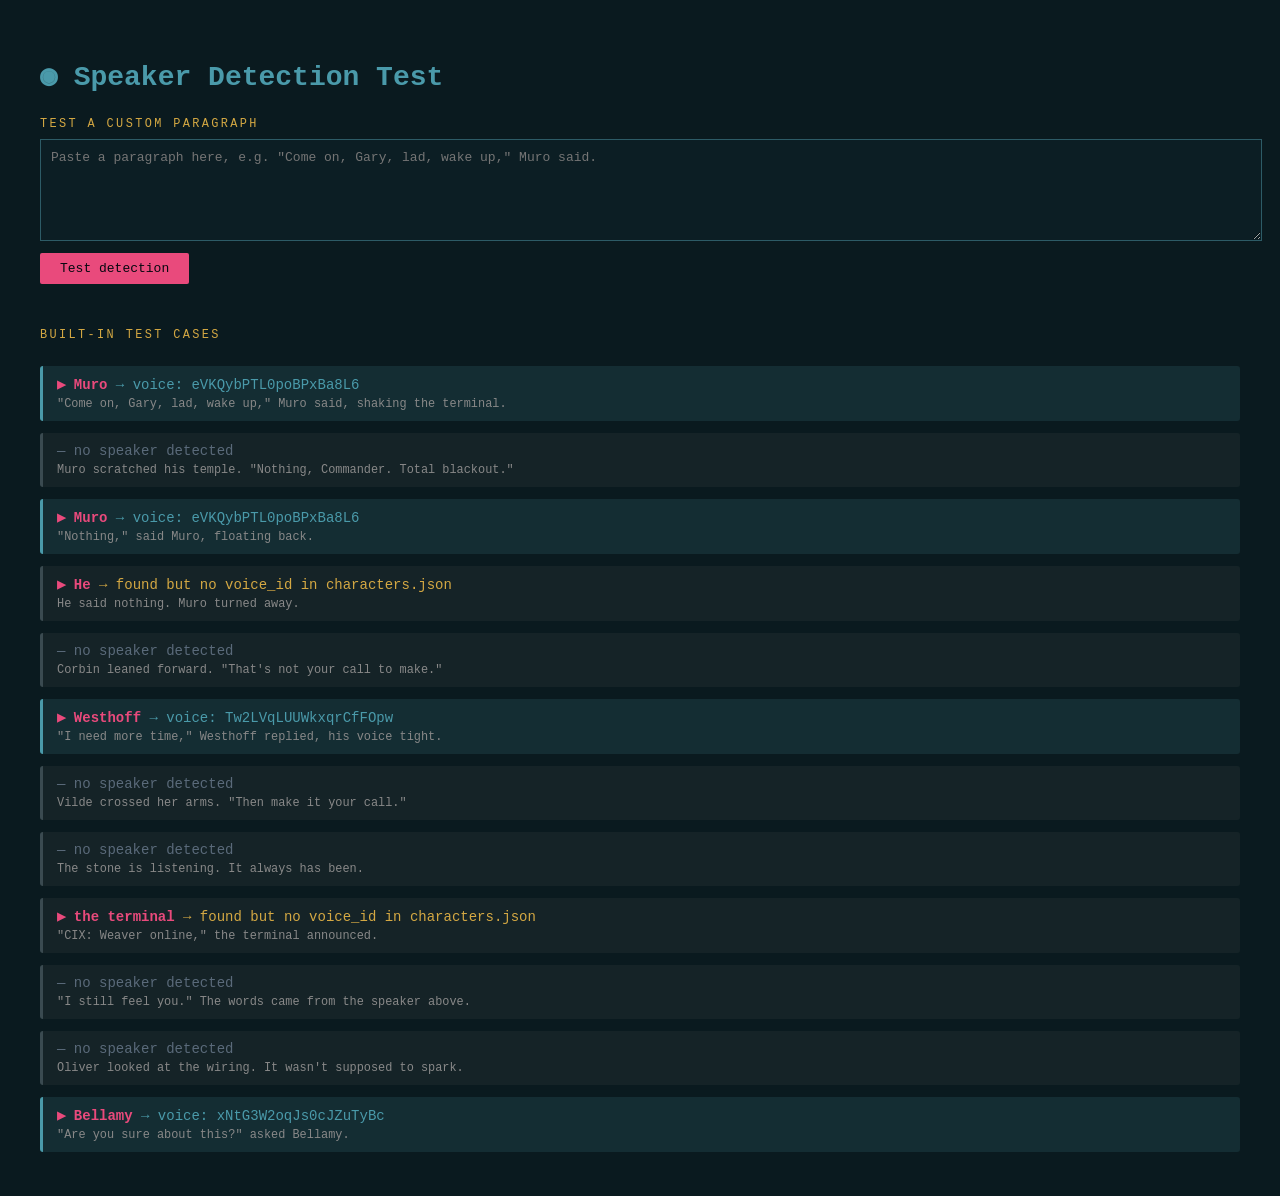
<file: test-speaker-detection.html>
<!doctype html>
<html lang="en">
<head>
<meta charset="utf-8"/>
<title>Speaker Detection Test</title>
<style>
  body { font-family: monospace; background: #0a1a1f; color: #c8d8dc; padding: 32px; font-size: 14px; }
  h1 { color: #4a9aaa; margin-bottom: 24px; }
  .test { margin-bottom: 12px; padding: 10px 14px; border-radius: 3px; }
  .match    { background: rgba(74,154,170,0.15); border-left: 3px solid #4a9aaa; }
  .no-match { background: rgba(200,190,168,0.06); border-left: 3px solid #3a4a50; }
  .speaker  { color: #e94a7c; font-weight: bold; }
  .voice    { color: #4a9aaa; }
  .text     { color: #888; font-size: 0.85em; margin-top: 4px; }
  textarea  { width: 100%; height: 80px; background: #0c1e24; color: #c8d8dc; border: 1px solid #2d5b66; padding: 10px; font-family: monospace; font-size: 13px; margin-bottom: 8px; }
  button    { padding: 8px 20px; background: #e94a7c; border: none; color: #060810; font-family: monospace; font-size: 13px; cursor: pointer; border-radius: 2px; margin-bottom: 24px; }
  #results  { margin-top: 24px; }
  .section-title { color: #d4a843; font-size: 0.85em; letter-spacing: 0.2em; text-transform: uppercase; margin: 20px 0 8px; }
</style>
</head>
<body>
<h1>◉ Speaker Detection Test</h1>

<div class="section-title">Test a custom paragraph</div>
<textarea id="custom-input" placeholder='Paste a paragraph here, e.g. "Come on, Gary, lad, wake up," Muro said.'></textarea>
<button onclick="testCustom()">Test detection</button>
<div id="custom-result"></div>

<div class="section-title">Built-in test cases</div>
<div id="results"></div>

<script>
// ── Paste your characters data here or load from JSON ──
let wikiIndex = {};

const TEST_CASES = [
  `"Come on, Gary, lad, wake up," Muro said, shaking the terminal.`,
  `Muro scratched his temple. "Nothing, Commander. Total blackout."`,
  `"Nothing," said Muro, floating back.`,
  `He said nothing. Muro turned away.`,
  `Corbin leaned forward. "That's not your call to make."`,
  `"I need more time," Westhoff replied, his voice tight.`,
  `Vilde crossed her arms. "Then make it your call."`,
  `The stone is listening. It always has been.`,
  `"CIX: Weaver online," the terminal announced.`,
  `"I still feel you." The words came from the speaker above.`,
  `Oliver looked at the wiring. It wasn't supposed to spark.`,
  `"Are you sure about this?" asked Bellamy.`,
];

const saidVerbs = 'said|asked|replied|whispered|called|snapped|muttered|shouted|added|answered|continued|growled|breathed|laughed|hissed|barked|pleaded|ordered|announced|shrugged|nodded|sighed|coughed|warned';

function clean(w) {
  return w.toLowerCase().replace(/[^a-z0-9''\-]/g, '');
}

function detectSpeaker(text) {
  if (!text) return null;

  const patterns = [
    // "dialogue," Name verb
    new RegExp(`[""'"].*?[""'"][,.]\\s+([A-Z][a-záéíóúàèìòùñ]+(?:[-\\s][A-Z][a-z]+)?)\\s+(?:${saidVerbs})`, 'i'),
    // Name verb at start
    new RegExp(`^([A-Z][a-záéíóúàèìòùñ]+(?:[-\\s][A-Z][a-z]+)?)\\s+(?:${saidVerbs})\\b`, 'i'),
    // "dialogue" + Name verb (end of sentence pattern)
    new RegExp(`[""'"]\\s*([A-Z][a-záéíóúàèìòùñ]+(?:[-\\s][A-Z][a-z]+)?)\\s+(?:${saidVerbs})`, 'i'),
    // asked/said Name (inverted)
    new RegExp(`(?:${saidVerbs})\\s+([A-Z][a-záéíóúàèìòùñ]+(?:[-\\s][A-Z][a-z]+)?)`, 'i'),
  ];

  for (const pat of patterns) {
    const m = text.match(pat);
    if (m) {
      const name = m[1].trim();
      const nameLower = name.toLowerCase();
      // Check wiki index
      const entry = wikiIndex[nameLower];
      if (entry) return { name, entry, matched: true };
      // Try last name
      const lastName = nameLower.split(/\s+/).pop();
      const entryByLast = wikiIndex[lastName];
      if (entryByLast) return { name, entry: entryByLast, matched: true };
      // Name found but no wiki entry
      return { name, entry: null, matched: false };
    }
  }
  return null;
}

async function loadCharacters() {
  try {
    const res = await fetch('data/characters.json');
    const chars = await res.json();
    chars.forEach(c => {
      if (c.name) wikiIndex[c.name.toLowerCase()] = c;
      if (c.aliases) c.aliases.split(',').forEach(a => {
        wikiIndex[a.trim().toLowerCase()] = c;
      });
    });
    console.log('Wiki index loaded:', Object.keys(wikiIndex).length, 'entries');
    runTests();
  } catch(e) {
    console.error('Could not load characters.json:', e);
    runTests(); // run with empty index
  }
}

function renderResult(text, result, container) {
  const div = document.createElement('div');
  div.className = result ? (result.entry?.voice_id ? 'test match' : 'test no-match') : 'test no-match';

  if (result) {
    div.innerHTML = `
      <span class="speaker">▶ ${result.name}</span>
      ${result.entry?.voice_id
        ? `<span class="voice"> → voice: ${result.entry.voice_id}</span>`
        : `<span style="color:#d4a843"> → found but no voice_id in characters.json</span>`
      }
      <div class="text">${text}</div>`;
  } else {
    div.innerHTML = `
      <span style="color:#5a6a7a">— no speaker detected</span>
      <div class="text">${text}</div>`;
  }
  container.appendChild(div);
}

function runTests() {
  const container = document.getElementById('results');
  container.innerHTML = '';
  TEST_CASES.forEach(text => renderResult(text, detectSpeaker(text), container));
}

function testCustom() {
  const text = document.getElementById('custom-input').value.trim();
  if (!text) return;
  const container = document.getElementById('custom-result');
  container.innerHTML = '';
  renderResult(text, detectSpeaker(text), container);
}

loadCharacters();
</script>
</body>
</html>
</file>
<file: css/styles.css>
/* ============================================================
   THE UNFOLDING — shared styles
   Palette pulled from cover: teal-black, mairee rose, ivory, moss
   ============================================================ */

@font-face {
  font-family: 'Chiller';
  src: url('assets/chiller.ttf') format('truetype');
  font-weight: normal;
  font-style: normal;
  font-display: swap;
}

:root {
  --ink: #061619;
  --ink-2: #0b2227;
  --ink-3: #133138;
  --teal: #2d5b66;
  --teal-soft: #3b7682;
  --rose: #e94a7c;
  --rose-deep: #c72f63;
  --rose-soft: #f39bb4;
  --ivory: #f4ead9;
  --ivory-2: #e8dcc5;
  --muted: #7a9097;
  --line: rgba(244, 234, 217, 0.14);
  --line-strong: rgba(244, 234, 217, 0.32);

  --serif: 'Cormorant Garamond', 'EB Garamond', Georgia, serif;
  --sans: 'Inter', -apple-system, BlinkMacSystemFont, sans-serif;
  --mono: 'JetBrains Mono', 'SF Mono', ui-monospace, monospace;
  --hand: 'Caveat', cursive;
}

* { box-sizing: border-box; }

html, body {
  margin: 0;
  padding: 0;
  background: var(--ink);
  color: var(--ivory);
  font-family: var(--sans);
  font-size: 16px;
  line-height: 1.6;
  -webkit-font-smoothing: antialiased;
  text-rendering: optimizeLegibility;
}

body {
  min-height: 100vh;
  background-image:
    radial-gradient(ellipse at 20% 10%, rgba(233,74,124,0.08), transparent 40%),
    radial-gradient(ellipse at 80% 90%, rgba(45,91,102,0.25), transparent 50%);
}

/* Grain overlay — applied via ::before on body or a wrapper */
.grain::before {
  content: "";
  position: fixed;
  inset: 0;
  pointer-events: none;
  z-index: 9999;
  opacity: 0.08;
  mix-blend-mode: overlay;
  background-image: url("data:image/svg+xml;utf8,<svg xmlns='http://www.w3.org/2000/svg' width='200' height='200'><filter id='n'><feTurbulence type='fractalNoise' baseFrequency='0.9' numOctaves='2' stitchTiles='stitch'/><feColorMatrix values='0 0 0 0 1  0 0 0 0 1  0 0 0 0 1  0 0 0 0.4 0'/></filter><rect width='200' height='200' filter='url(%23n)'/></svg>");
}

a { color: inherit; text-decoration: none; }
button { font-family: inherit; cursor: pointer; }

/* Type ---------------------------------------------------- */

h1, h2, h3, h4 {
  font-family: var(--serif);
  font-weight: 400;
  letter-spacing: -0.01em;
  margin: 0;
}

h1 { font-size: clamp(3rem, 8vw, 7rem); line-height: 0.95; }
h2 { font-size: clamp(2.2rem, 4.5vw, 4rem); line-height: 1.0; }
h3 { font-size: clamp(1.4rem, 2.2vw, 2rem); line-height: 1.15; }

.mono-label {
  font-family: var(--mono);
  font-size: 0.72rem;
  letter-spacing: 0.22em;
  text-transform: uppercase;
  color: var(--rose);
  font-weight: 500;
}

.mono-label.muted { color: var(--muted); }

.hand { font-family: var(--hand); }

/* Nav ----------------------------------------------------- */

.nav {
  position: fixed;
  top: 0; left: 0; right: 0;
  z-index: 100;
  display: flex;
  align-items: center;
  justify-content: space-between;
  padding: 18px 32px;
  background: linear-gradient(to bottom, rgba(6,22,25,0.9), rgba(6,22,25,0));
  backdrop-filter: blur(6px);
  -webkit-backdrop-filter: blur(6px);
}

.nav-logo {
  font-family: var(--serif);
  font-size: 1.15rem;
  letter-spacing: 0.1em;
  font-weight: 500;
  display: flex;
  align-items: center;
  gap: 10px;
}
.nav-logo .dot { width: 8px; height: 8px; border-radius: 50%; background: var(--rose); box-shadow: 0 0 16px var(--rose); }

.nav-links {
  display: flex;
  gap: 28px;
  font-family: var(--mono);
  font-size: 0.72rem;
  letter-spacing: 0.18em;
  text-transform: uppercase;
  align-items: center;
}
.nav-links a { opacity: 0.75; transition: opacity 0.2s, color 0.2s; }
.nav-links a:hover { opacity: 1; color: var(--rose); }
.nav-buy-btn {
  padding: 8px 16px;
  border: 1px solid var(--line-strong);
  border-radius: 2px;
  transition: all 0.2s;
}
.nav-buy-btn:hover { background: var(--rose); border-color: var(--rose); color: var(--ink); }

/* Containers ---------------------------------------------- */
.container { max-width: 1200px; margin: 0 auto; padding: 0 32px; }
.container-narrow { max-width: 820px; margin: 0 auto; padding: 0 32px; }

/* Buttons ------------------------------------------------- */

.btn {
  display: inline-flex;
  align-items: center;
  justify-content: center;
  gap: 10px;
  padding: 14px 24px;
  border: 1px solid var(--line-strong);
  background: transparent;
  color: var(--ivory);
  font-family: var(--mono);
  font-size: 0.75rem;
  letter-spacing: 0.18em;
  text-transform: uppercase;
  border-radius: 2px;
  transition: all 0.2s ease;
  cursor: pointer;
  text-decoration: none;
}
.btn:hover { background: var(--ivory); color: var(--ink); border-color: var(--ivory); }

.btn-primary {
  background: var(--rose);
  border-color: var(--rose);
  color: var(--ink);
}
.btn-primary:hover { background: var(--rose-deep); border-color: var(--rose-deep); color: var(--ivory); }

.btn-ghost { background: transparent; color: var(--ivory); border-color: var(--line-strong); }

/* Ink splatter SVG helper ------------------------------- */
.splatter {
  position: absolute;
  pointer-events: none;
  opacity: 0.85;
}

/* Footer -------------------------------------------------- */
.footer {
  border-top: 1px solid var(--line);
  padding: 60px 0 40px;
  margin-top: 120px;
  font-family: var(--mono);
  font-size: 0.72rem;
  letter-spacing: 0.12em;
  color: var(--muted);
}
.footer-grid {
  display: grid;
  grid-template-columns: 2fr 1fr 1fr 1fr;
  gap: 40px;
  margin-bottom: 60px;
}
.footer-grid h4 {
  font-family: var(--mono);
  font-size: 0.72rem;
  letter-spacing: 0.22em;
  text-transform: uppercase;
  color: var(--ivory);
  margin-bottom: 18px;
}
.footer-grid a { display: block; padding: 4px 0; opacity: 0.7; text-transform: uppercase; }
.footer-grid a:hover { color: var(--rose); opacity: 1; }
.footer-bottom {
  display: flex;
  justify-content: space-between;
  padding-top: 20px;
  border-top: 1px solid var(--line);
  font-size: 0.68rem;
}

/* Section spacing ---------------------------------------- */
section { padding: 120px 0; position: relative; }
section + section { border-top: 1px solid var(--line); }

/* utility */
.glow-rose { text-shadow: 0 0 24px rgba(233,74,124,0.5); }
.drop-cap::first-letter {
  font-family: var(--serif);
  font-size: 4.5em;
  float: left;
  line-height: 0.85;
  padding: 0.12em 0.08em 0 0;
  color: var(--rose);
  font-weight: 500;
}

/* scrollbars subtle */
::-webkit-scrollbar { width: 10px; height: 10px; }
::-webkit-scrollbar-track { background: var(--ink-2); }
::-webkit-scrollbar-thumb { background: var(--teal); border-radius: 4px; }
::-webkit-scrollbar-thumb:hover { background: var(--rose); }

/* Responsive --------------------------------------------- */
@media (max-width: 780px) {
  .nav { padding: 14px 20px; }
  .nav-links { gap: 14px; font-size: 0.62rem; }
  .nav-links a:not(.nav-buy-btn):not(.always-show) { display: none; }
  section { padding: 80px 0; }
  .container, .container-narrow { padding: 0 20px; }
  .footer-grid { grid-template-columns: 1fr 1fr; }
}
</file>
